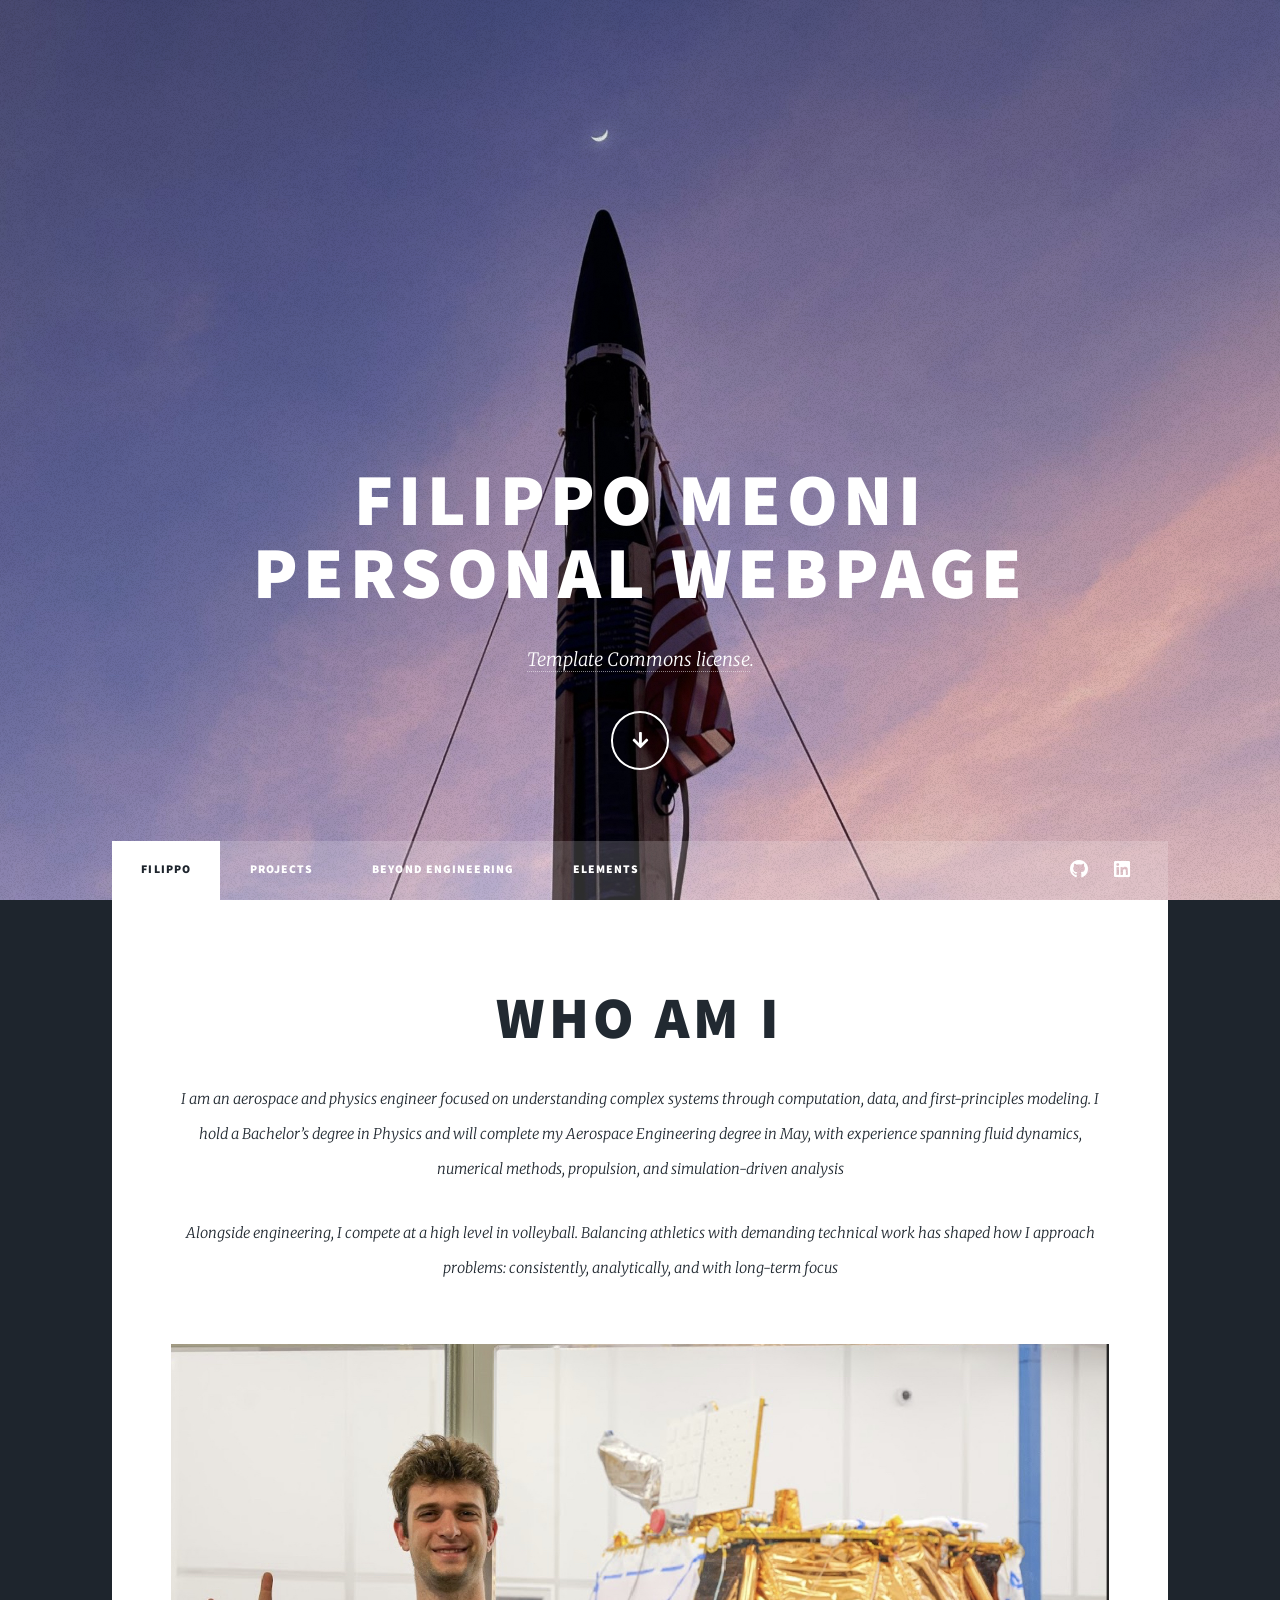
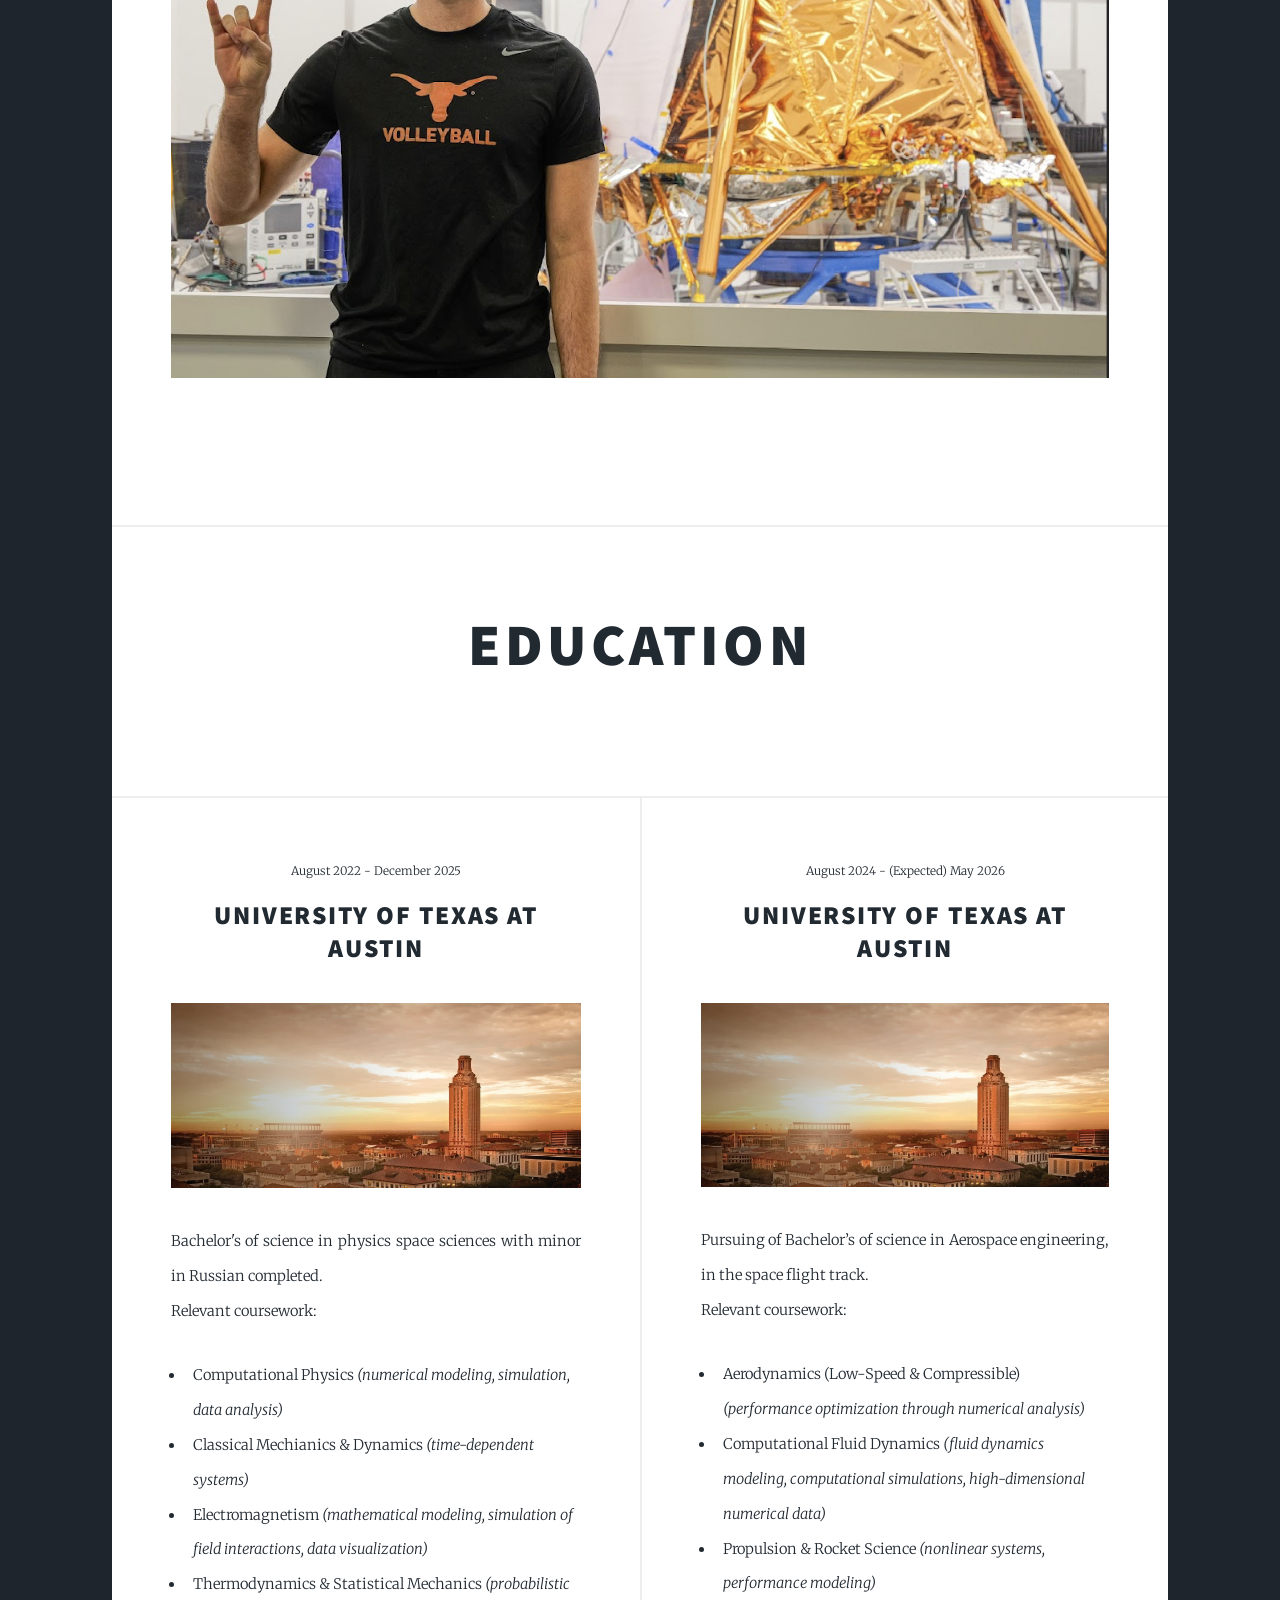
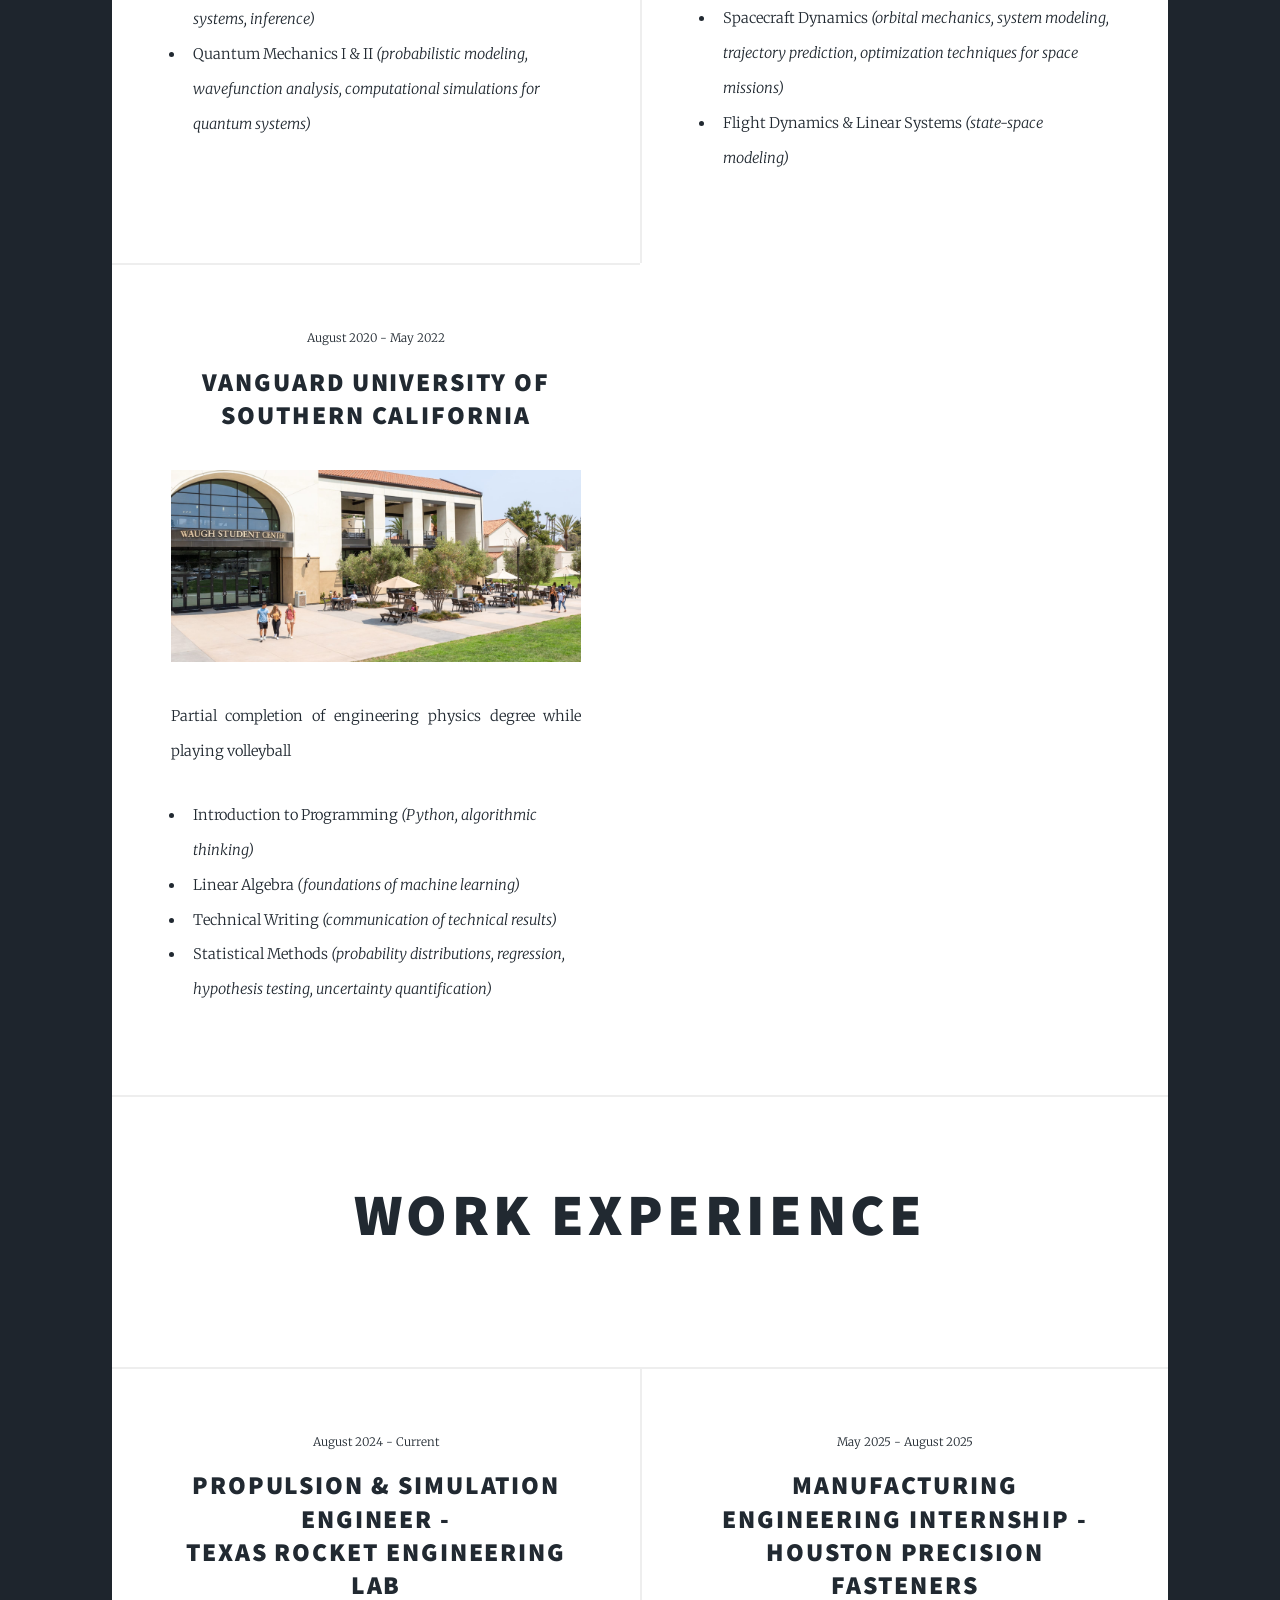
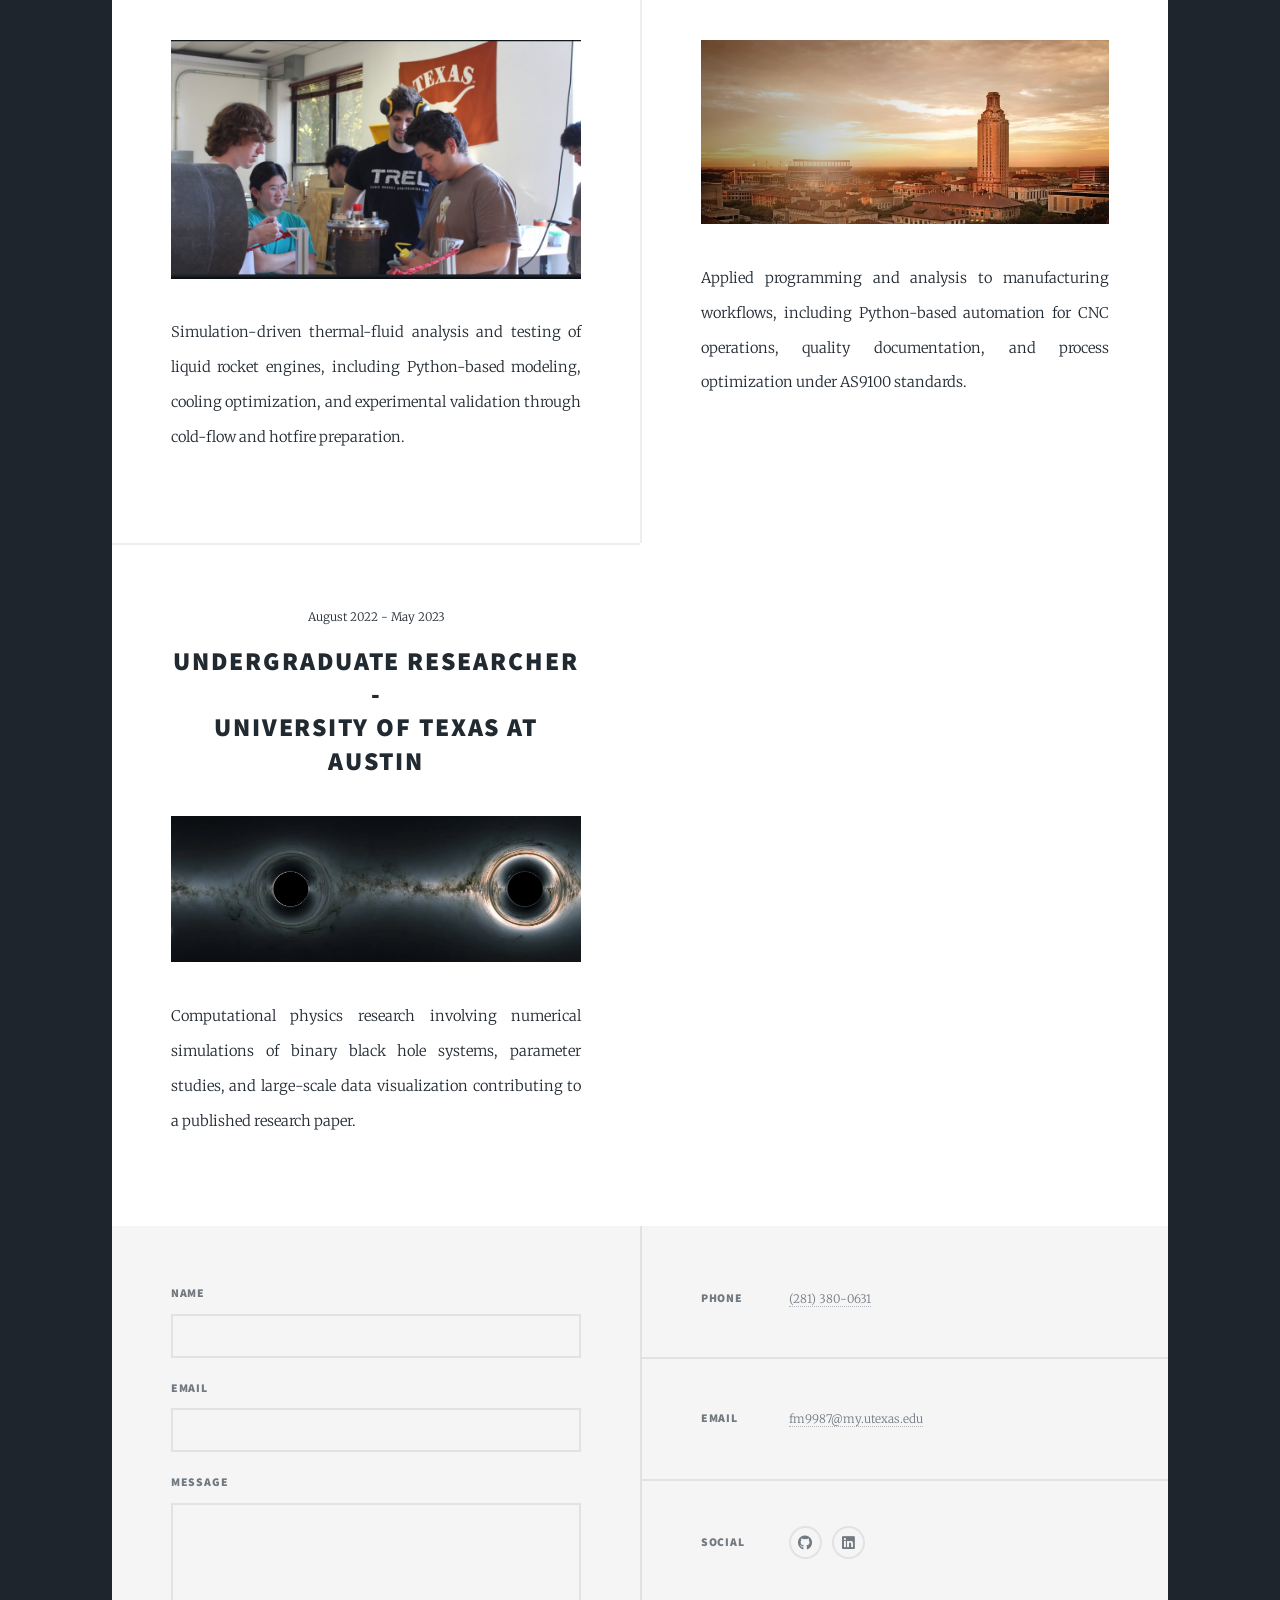
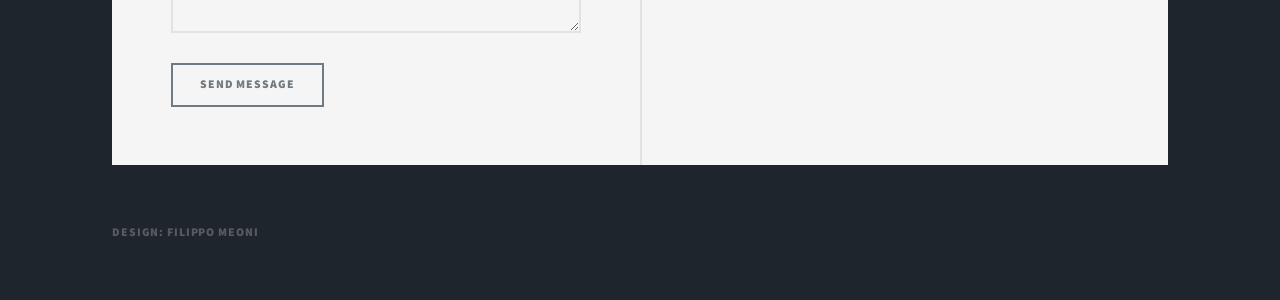
<file: index.html>
<!DOCTYPE HTML>
<html>
	<head>
		<title>Filippo Meoni</title>
		<meta charset="utf-8" />
		<meta name="viewport" content="width=device-width, initial-scale=1, user-scalable=no" />
		<link rel="stylesheet" href="assets/css/main.css" />
		<noscript><link rel="stylesheet" href="assets/css/noscript.css" /></noscript>
	</head>
	<body class="is-preload">

		<!-- Wrapper -->
			<div id="wrapper" class="fade-in">

				<!-- Intro -->
					<div id="intro">
						<h1>Filippo Meoni<br />
						Personal Webpage</h1>
						<p><a href="https://html5up.net/license">Template Commons license</a>.</p>
						<ul class="actions">
							<li><a href="#header" class="button icon solid solo fa-arrow-down scrolly">Continue</a></li>
						</ul>
					</div>

				<!-- Header -->
					<header id="header">
						<a href="try.html" class="logo">Filippo</a>
					</header>

				<!-- Nav -->
					<nav id="nav">
						<ul class="links">
							<li class="active"><a href="index.html">Filippo</a></li>
							<!-- <li><a href="generic.html">Sample Page</a></li> -->
							<li><a href="projects.html">Projects</a></li>
							<li><a href="beyond.html">Beyond Engineering</a></li>
							<li><a href="elements.html">Elements</a></li>
						</ul>
						<ul class="icons">
							<li><a href="https://github.com/fm9987" class="icon brands fa-github"><span class="label">GitHub</span></a></li>
							<li><a href="https://www.linkedin.com/in/filippo-meoni-54b046255/" class="icon brands fa-linkedin"><span class="label">GitHub</span></a></li>
						</ul>
					</nav>

				<!-- Main -->
					<div id="main">

						<!-- Featured Post -->
						<!-- This shows the main article to be displayed in this page (Make it my description) -->
							<article class="post featured">
								<header class="major">
									<!-- <span class="date">April 25, 2017</span> -->
									<h2><a>Who am I</a></h2>
									<p>I am an aerospace and physics engineer focused on understanding complex systems through computation, data, and first-principles modeling. I hold a Bachelor’s degree in Physics and will complete my Aerospace Engineering degree in May, with experience spanning fluid dynamics, numerical methods, propulsion, and simulation-driven analysis</p>
                                    <p>Alongside engineering, I compete at a high level in volleyball. Balancing athletics with demanding technical work has shaped how I approach problems: consistently, analytically, and with long-term focus</p>
								</header>
								<a class="image main"><img src="images/title.png" alt="" /></a>
								<ul class="actions special">
									<!-- <li><a href="#" class="button large">Full Story</a></li> -->
								</ul>
							</article>

							<article class="post featured">
								<header class="major">
									<h2><a>Education</a></h2>
							</article>

							<!-- Education information  -->
							<section class="posts">
								<article>
									<header>
										<span class="date">August 2022 - December 2025</span>
										<h2><a href="#">University of Texas at Austin</a><br /></h2>
									</header>
									<a href="#" class="image fit"><img src="images/UT.jpg" alt="" /></a>
									<p>Bachelor's of science in physics space sciences with minor in Russian completed. <br>
                                    Relevant coursework: 
									<ul>
										<li>Computational Physics <i>(numerical modeling, simulation, data analysis)</i></li>
										<li>Classical Mechianics & Dynamics <i>(time-dependent systems)</i></li>
										<li>Electromagnetism <i>(mathematical modeling, simulation of field interactions, data visualization)</i></li>
										<li>Thermodynamics & Statistical Mechanics <i>(probabilistic systems, inference)</i></li>
										<li>Quantum Mechanics I & II <i>(probabilistic modeling, wavefunction analysis, computational simulations for quantum systems)</i></li>
									</ul></p>
									<ul class="actions special">
										<!-- <li><a href="#" class="button">Full Story</a></li> -->
									</ul>
								</article>
                                <article>
									<header>
										<span class="date">August 2024 - (Expected) May 2026</span>
										<h2><a href="#">University of Texas at Austin</a><br /></h2>
									</header>
									<a href="#" class="image fit"><img src="images/UT.jpg" alt="" /></a>
									<p>Pursuing of Bachelor’s of science in Aerospace engineering, in the space flight track.<br>
									Relevant coursework:
									<ul>
										<li>Aerodynamics (Low-Speed & Compressible) <i>(performance optimization through numerical analysis)</i></li>
										<li>Computational Fluid Dynamics <i>(fluid dynamics modeling, computational simulations, high-dimensional numerical data)</i></li>
										<li>Propulsion & Rocket Science <i>(nonlinear systems, performance modeling)</i></li>
										<li>Spacecraft Dynamics <i>(orbital mechanics, system modeling, trajectory prediction, optimization techniques for space missions)</i></li>
										<li>Flight Dynamics & Linear Systems <i>(state-space modeling)</i></li>
									</ul></p>
									<ul class="actions special">
										<!-- <li><a href="#" class="button">Full Story</a></li> -->
									</ul>
								</article>
								<article>
									<header>
										<span class="date">August 2020 - May 2022</span>
										<h2><a>Vanguard University of Southern California</a><br/></h2>
									</header>
									<a href="#" class="image fit"><img src="images/vanguard.jpg" alt="" /></a>
									<p>Partial completion of engineering physics degree while playing volleyball
									<ul>
										<li>Introduction to Programming <i>(Python, algorithmic thinking)</i></li>
										<li>Linear Algebra <i>(foundations of machine learning)</i></li>
										<li>Technical Writing <i>(communication of technical results)</i></li>
										<li>Statistical Methods <i>(probability distributions, regression, hypothesis testing, uncertainty quantification)</i></li>
									</ul></p>
								</article>
							</section>

							<!-- This will showcase job and work experience -->
							<article class="post featured">
								<header class="major">
									<h2><a>Work Experience</a></h2>
							</article>
						<!-- Posts -->
							<section class="posts">
								<article>
									<header>
										<span class="date">August 2024 - Current</span>
										<h2><a href="#">Propulsion & Simulation Engineer - <br>Texas Rocket Engineering Lab</a></h2>
									</header>
									<a href="#" class="image fit"><img src="images/engine.png" alt="" /></a>
									<p>	Simulation-driven thermal-fluid analysis and testing of liquid rocket engines, 
										including Python-based modeling, cooling optimization, and experimental validation
										 through cold-flow and hotfire preparation.</p>
									<ul class="actions special">
										<!-- <li><a href="#" class="button">Full Story</a></li> -->
									</ul>
								</article>
                                <article>
									<header>
										<span class="date">May 2025 - August 2025</span>
										<h2><a href="#">Manufacturing Engineering Internship - <br>Houston Precision Fasteners</a></h2>
									</header>
									<a href="#" class="image fit"><img src="images/UT.jpg" alt="" /></a>
									<p>Applied programming and analysis to manufacturing workflows, including Python-based automation 
										for CNC operations, quality documentation, and process optimization under AS9100 standards.</p>
									<ul class="actions special">
										<!-- <li><a href="#" class="button">Full Story</a></li> -->
									</ul>
								</article>
								<article>
									<header>
										<span class="date">August 2022 - May 2023</span>
										<h2><a href="#">Undergraduate Researcher - <br>University of Texas at Austin</a></h2>
									</header>
									<a href="#" class="image fit"><img src="images/BH.png" alt="" /></a>
									<p>Computational physics research involving numerical simulations of binary black hole systems, parameter
										 studies, and large-scale data visualization contributing to a published research paper.</p>
									<ul class="actions special">
										<!-- <li><a href="#" class="button">Full Story</a></li> -->
									</ul>
								</article>
							</section>
					</div>

				<!-- Footer -->
					<footer id="footer">
						<section>
							<form method="post" action="#">
								<div class="fields">
									<div class="field">
										<label for="name">Name</label>
										<input type="text" name="name" id="name" />
									</div>
									<div class="field">
										<label for="email">Email</label>
										<input type="text" name="email" id="email" />
									</div>
									<div class="field">
										<label for="message">Message</label>
										<textarea name="message" id="message" rows="3"></textarea>
									</div>
								</div>
								<ul class="actions">
									<li><input type="submit" value="Send Message" /></li>
								</ul>
							</form>
						</section>
						<section class="split contact">
							<section>
								<h3>Phone</h3>
								<p><a href="tel:+12813800631">(281) 380-0631</a></p>
							</section>
							<section>
								<h3>Email</h3>
								<p><a href="mailto:fm9987@my.utexas.edu">fm9987@my.utexas.edu</a></p>
							</section>
							<section>
								<h3>Social</h3>
								<ul class="icons alt">
									<li><a href="https://github.com/fm9987" class="icon brands fa-github"><span class="label">GitHub</span></a></li>
									<li><a href="https://www.linkedin.com/in/filippo-meoni-54b046255/" class="icon brands fa-linkedin"><span class="label">GitHub</span></a></li>
								</ul>
							</section>
						</section>
					</footer>

				<!-- Copyright -->
					<div id="copyright">
						<ul><li>Design: Filippo Meoni</a></li></ul>
					</div>

			</div>

		<!-- Scripts -->
			<script src="assets/js/jquery.min.js"></script>
			<script src="assets/js/jquery.scrollex.min.js"></script>
			<script src="assets/js/jquery.scrolly.min.js"></script>
			<script src="assets/js/browser.min.js"></script>
			<script src="assets/js/breakpoints.min.js"></script>
			<script src="assets/js/util.js"></script>
			<script src="assets/js/main.js"></script>

	</body>
</html>
</file>
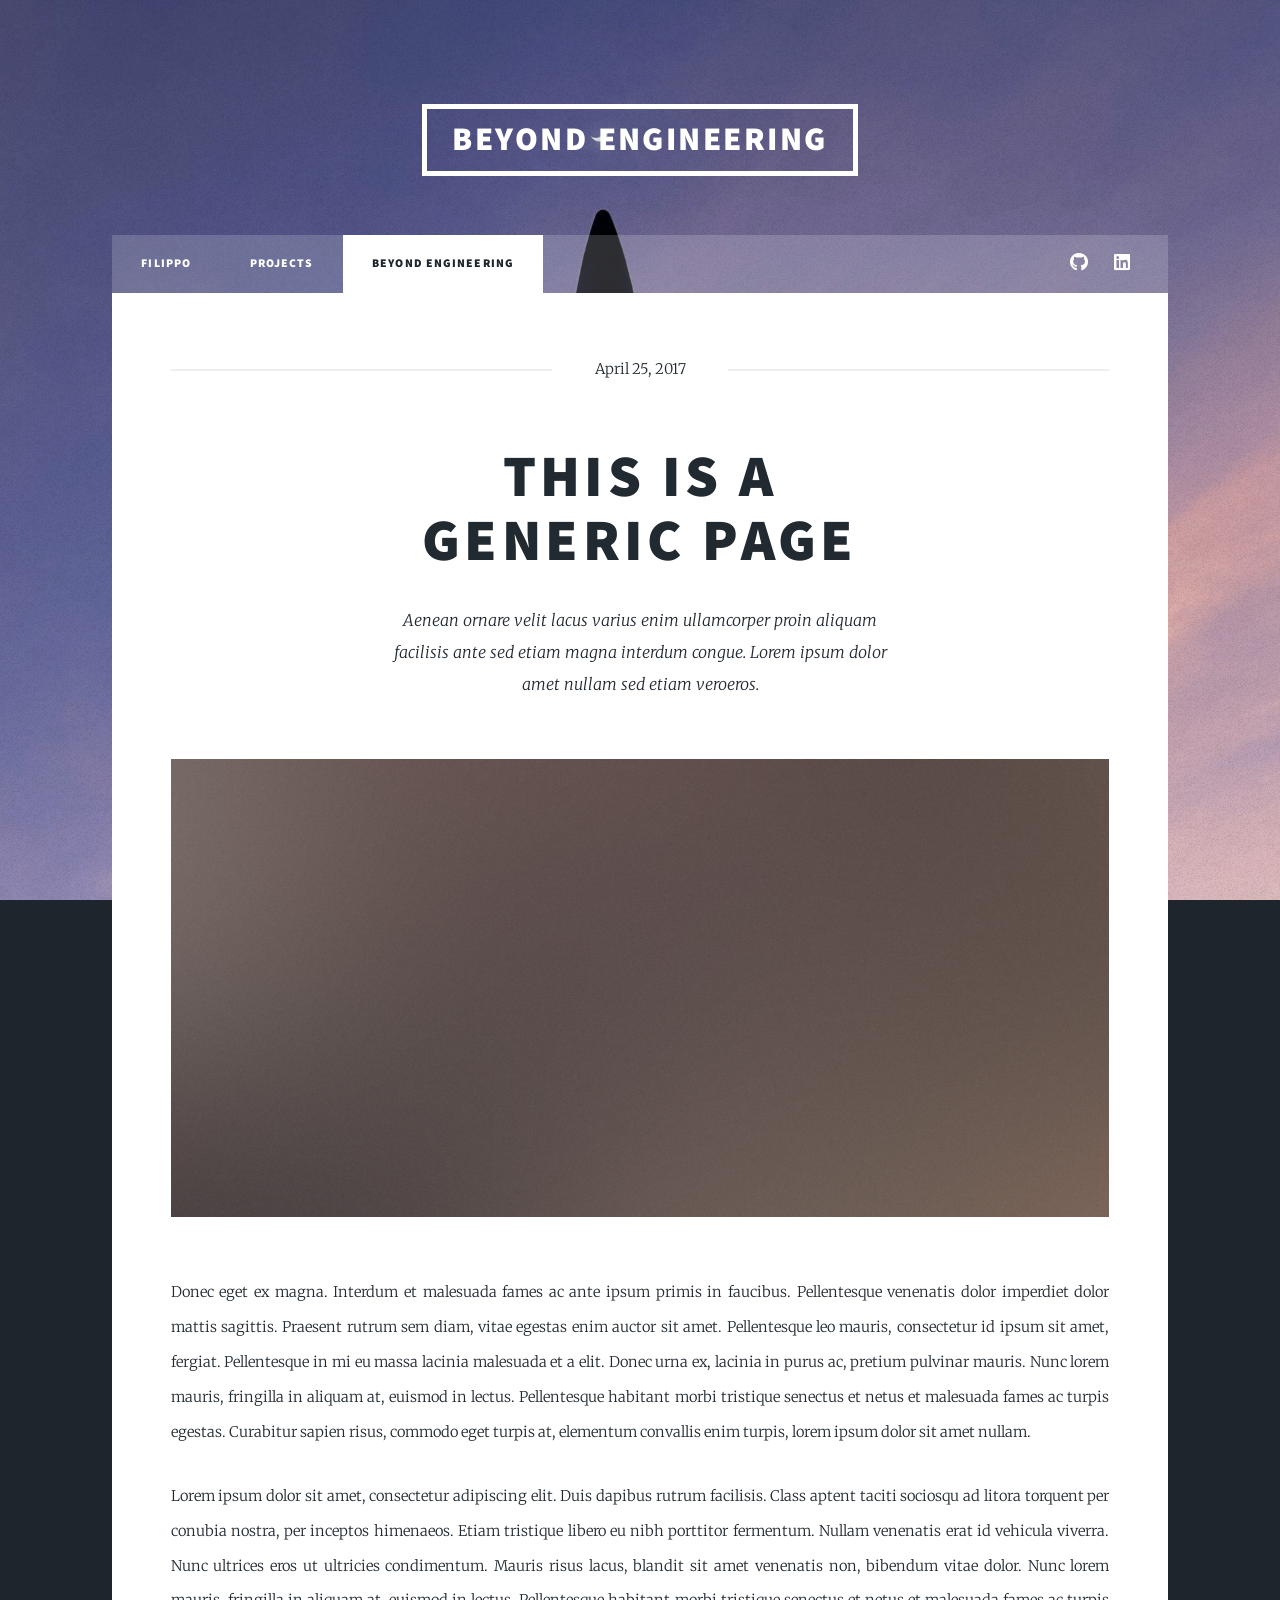
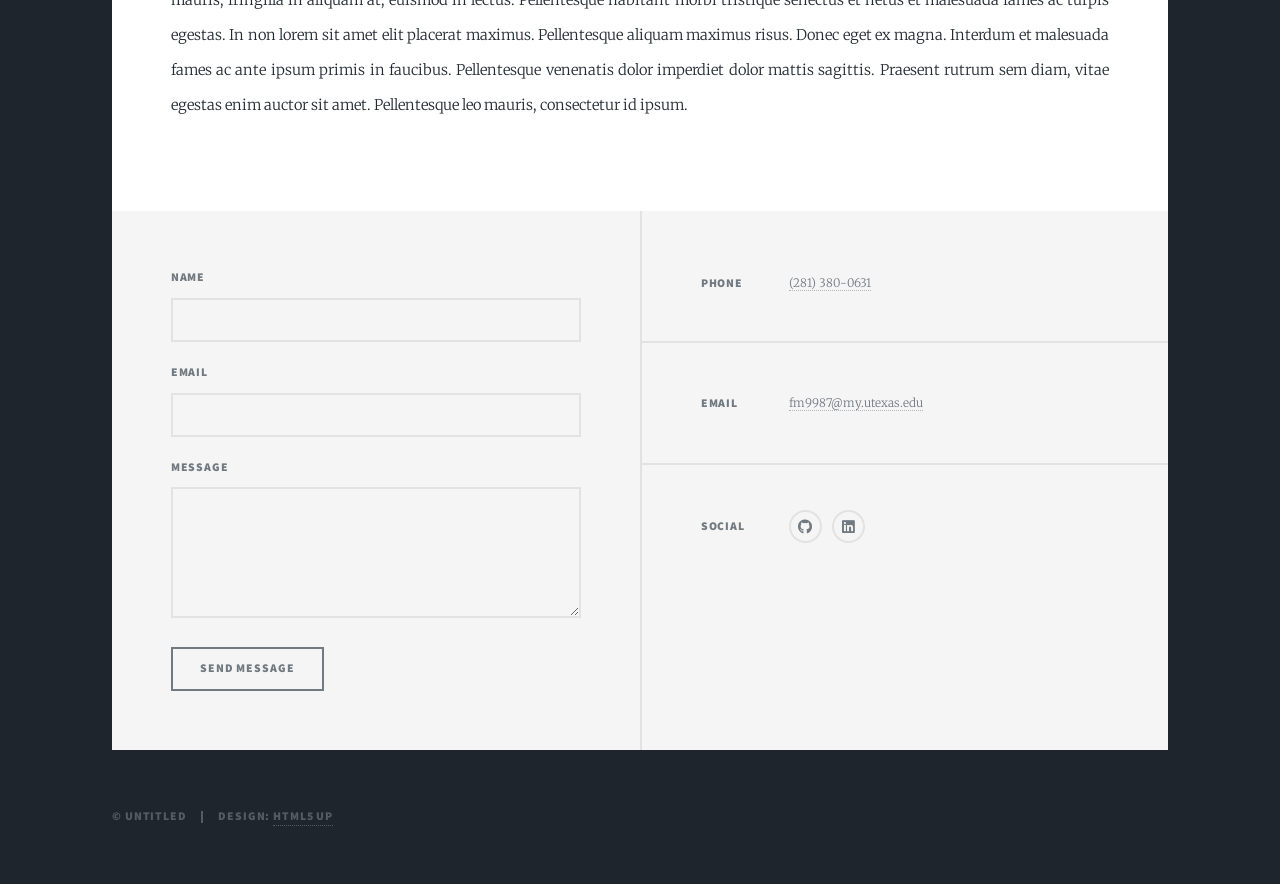
<file: beyond.html>
<!DOCTYPE HTML>
<!--
	Massively by HTML5 UP
	html5up.net | @ajlkn
	Free for personal and commercial use under the CCA 3.0 license (html5up.net/license)
-->
<html>
	<head>
		<title>Beyond Engineering</title>
		<meta charset="utf-8" />
		<meta name="viewport" content="width=device-width, initial-scale=1, user-scalable=no" />
		<link rel="stylesheet" href="assets/css/main.css" />
		<noscript><link rel="stylesheet" href="assets/css/noscript.css" /></noscript>
	</head>
	<body class="is-preload">

		<!-- Wrapper -->
			<div id="wrapper">

				<!-- Header -->
					<header id="header">
						<a href="beyond.html" class="logo">Beyond Engineering</a>
					</header>

				<!-- Nav -->
					<nav id="nav">
						<ul class="links">
							<li><a href="index.html">Filippo</a></li>
							<li><a href="projects.html">Projects</a></li>
							<li class="active"><a href="beyond.html">Beyond Engineering</a></li>
						</ul>
						<ul class="icons">
							<li><a href="https://github.com/fm9987" class="icon brands fa-github"><span class="label">GitHub</span></a></li>
							<li><a href="https://www.linkedin.com/in/filippo-meoni-54b046255/" class="icon brands fa-linkedin"><span class="label">GitHub</span></a></li>
						</ul>
					</nav>

				<!-- Main -->
					<div id="main">

						<!-- Post -->
							<section class="post">
								<header class="major">
									<span class="date">April 25, 2017</span>
									<h1>This is a<br />
									Generic Page</h1>
									<p>Aenean ornare velit lacus varius enim ullamcorper proin aliquam<br />
									facilisis ante sed etiam magna interdum congue. Lorem ipsum dolor<br />
									amet nullam sed etiam veroeros.</p>
								</header>
								<div class="image main"><img src="images/pic01.jpg" alt="" /></div>
								<p>Donec eget ex magna. Interdum et malesuada fames ac ante ipsum primis in faucibus. Pellentesque venenatis dolor imperdiet dolor mattis sagittis. Praesent rutrum sem diam, vitae egestas enim auctor sit amet. Pellentesque leo mauris, consectetur id ipsum sit amet, fergiat. Pellentesque in mi eu massa lacinia malesuada et a elit. Donec urna ex, lacinia in purus ac, pretium pulvinar mauris. Nunc lorem mauris, fringilla in aliquam at, euismod in lectus. Pellentesque habitant morbi tristique senectus et netus et malesuada fames ac turpis egestas. Curabitur sapien risus, commodo eget turpis at, elementum convallis enim turpis, lorem ipsum dolor sit amet nullam.</p>
								<p>Lorem ipsum dolor sit amet, consectetur adipiscing elit. Duis dapibus rutrum facilisis. Class aptent taciti sociosqu ad litora torquent per conubia nostra, per inceptos himenaeos. Etiam tristique libero eu nibh porttitor fermentum. Nullam venenatis erat id vehicula viverra. Nunc ultrices eros ut ultricies condimentum. Mauris risus lacus, blandit sit amet venenatis non, bibendum vitae dolor. Nunc lorem mauris, fringilla in aliquam at, euismod in lectus. Pellentesque habitant morbi tristique senectus et netus et malesuada fames ac turpis egestas. In non lorem sit amet elit placerat maximus. Pellentesque aliquam maximus risus. Donec eget ex magna. Interdum et malesuada fames ac ante ipsum primis in faucibus. Pellentesque venenatis dolor imperdiet dolor mattis sagittis. Praesent rutrum sem diam, vitae egestas enim auctor sit amet. Pellentesque leo mauris, consectetur id ipsum.</p>
							</section>

					</div>

				<!-- Footer -->
					<footer id="footer">
						<section>
							<form method="post" action="#">
								<div class="fields">
									<div class="field">
										<label for="name">Name</label>
										<input type="text" name="name" id="name" />
									</div>
									<div class="field">
										<label for="email">Email</label>
										<input type="text" name="email" id="email" />
									</div>
									<div class="field">
										<label for="message">Message</label>
										<textarea name="message" id="message" rows="3"></textarea>
									</div>
								</div>
								<ul class="actions">
									<li><input type="submit" value="Send Message" /></li>
								</ul>
							</form>
						</section>
						<section class="split contact">
							<section>
								<h3>Phone</h3>
								<p><a href="tel:+12813800631">(281) 380-0631</a></p>
							</section>
							<section>
								<h3>Email</h3>
								<p><a href="mailto:fm9987@my.utexas.edu">fm9987@my.utexas.edu</a></p>
							</section>
							<section>
								<h3>Social</h3>
								<ul class="icons alt">
									<li><a href="https://github.com/fm9987" class="icon brands fa-github"><span class="label">GitHub</span></a></li>
									<li><a href="https://www.linkedin.com/in/filippo-meoni-54b046255/" class="icon brands fa-linkedin"><span class="label">GitHub</span></a></li>
								</ul>
							</section>
						</section>
					</footer>

				<!-- Copyright -->
					<div id="copyright">
						<ul><li>&copy; Untitled</li><li>Design: <a href="https://html5up.net">HTML5 UP</a></li></ul>
					</div>

			</div>

		<!-- Scripts -->
			<script src="assets/js/jquery.min.js"></script>
			<script src="assets/js/jquery.scrollex.min.js"></script>
			<script src="assets/js/jquery.scrolly.min.js"></script>
			<script src="assets/js/browser.min.js"></script>
			<script src="assets/js/breakpoints.min.js"></script>
			<script src="assets/js/util.js"></script>
			<script src="assets/js/main.js"></script>

	</body>
</html>
</file>
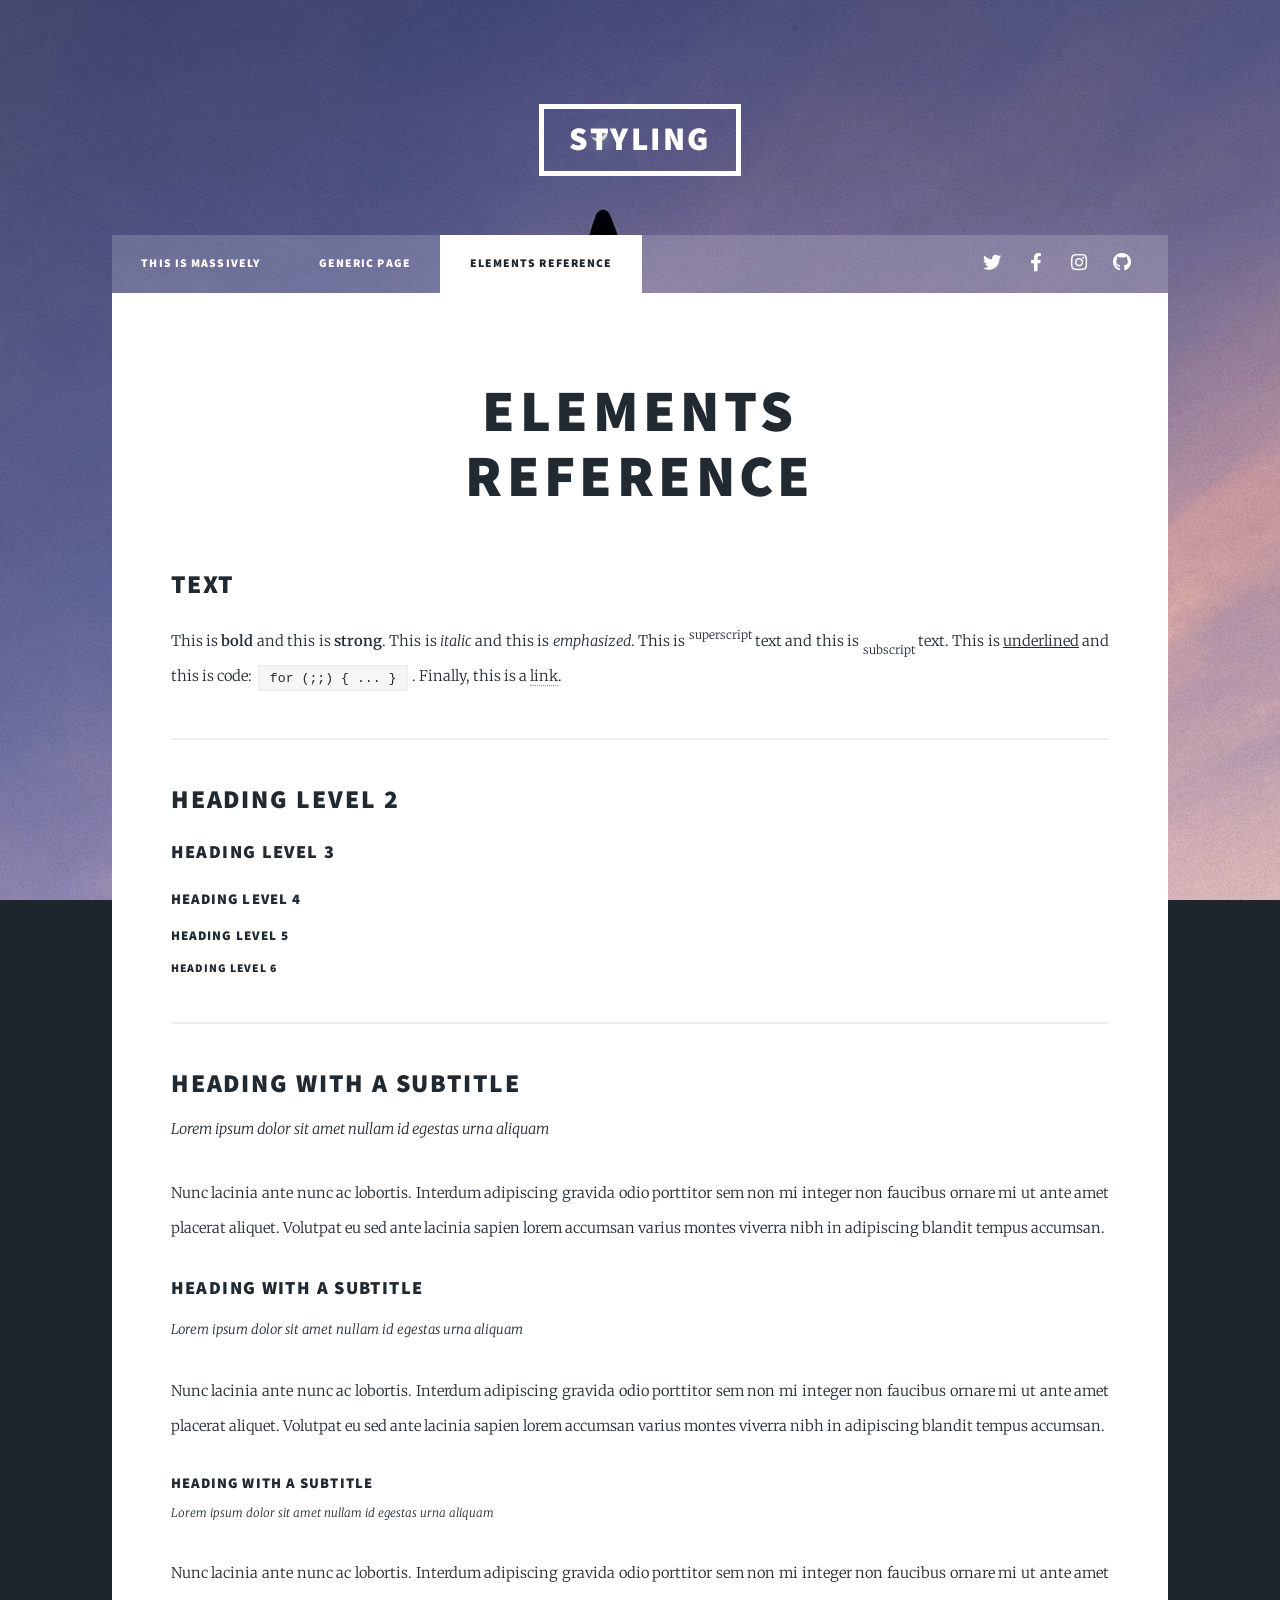
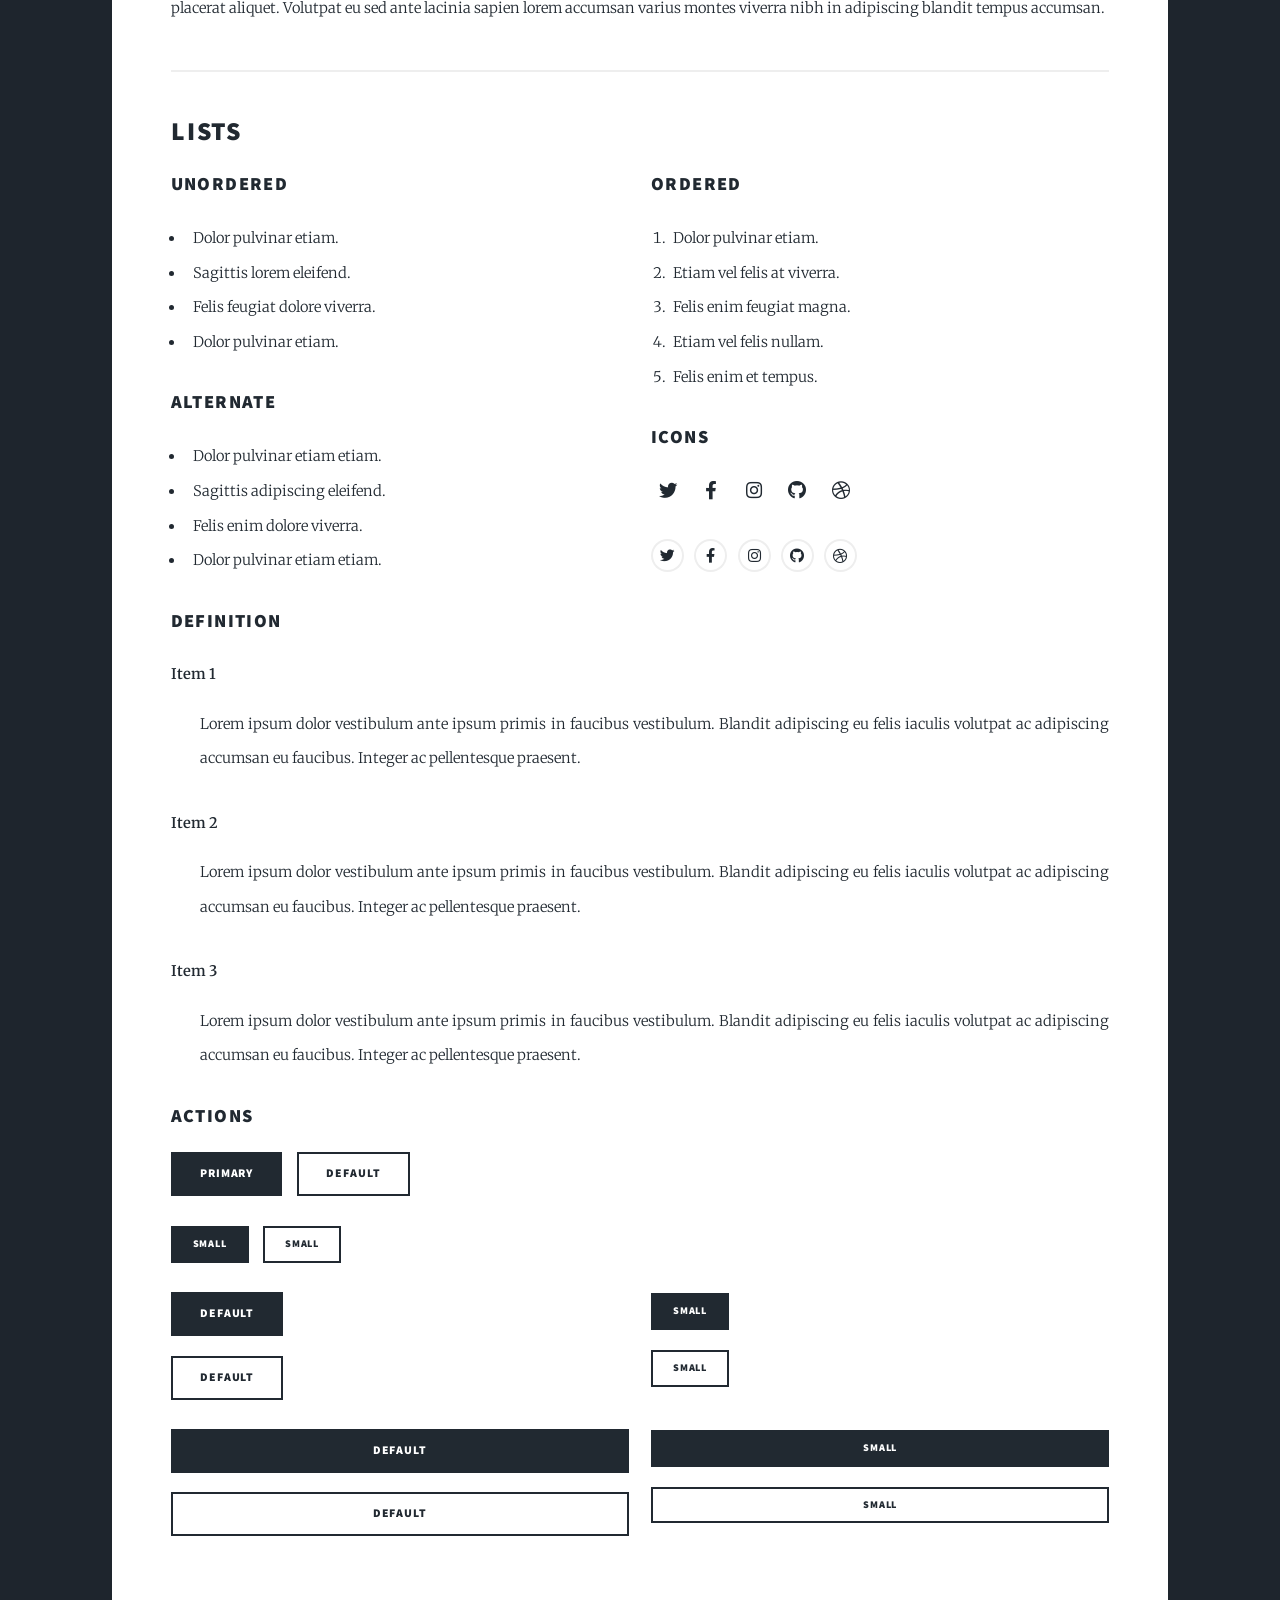
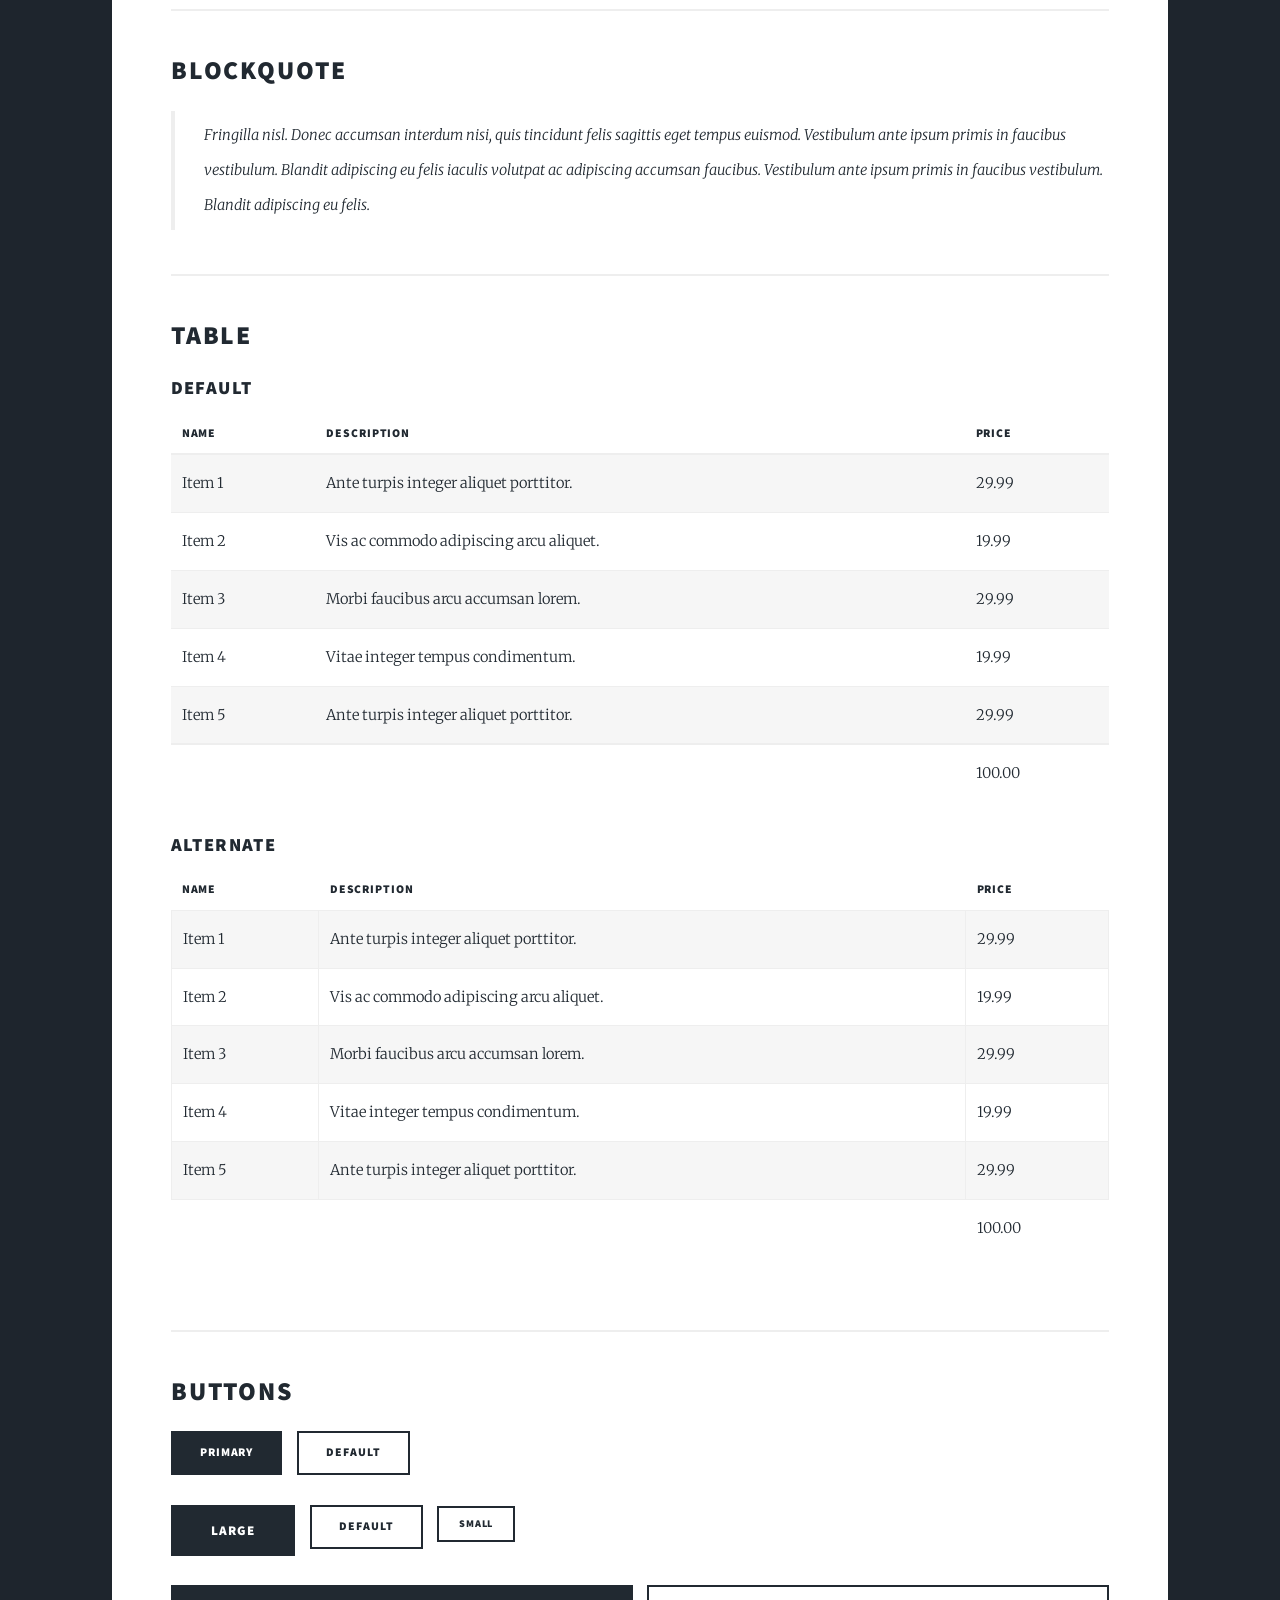
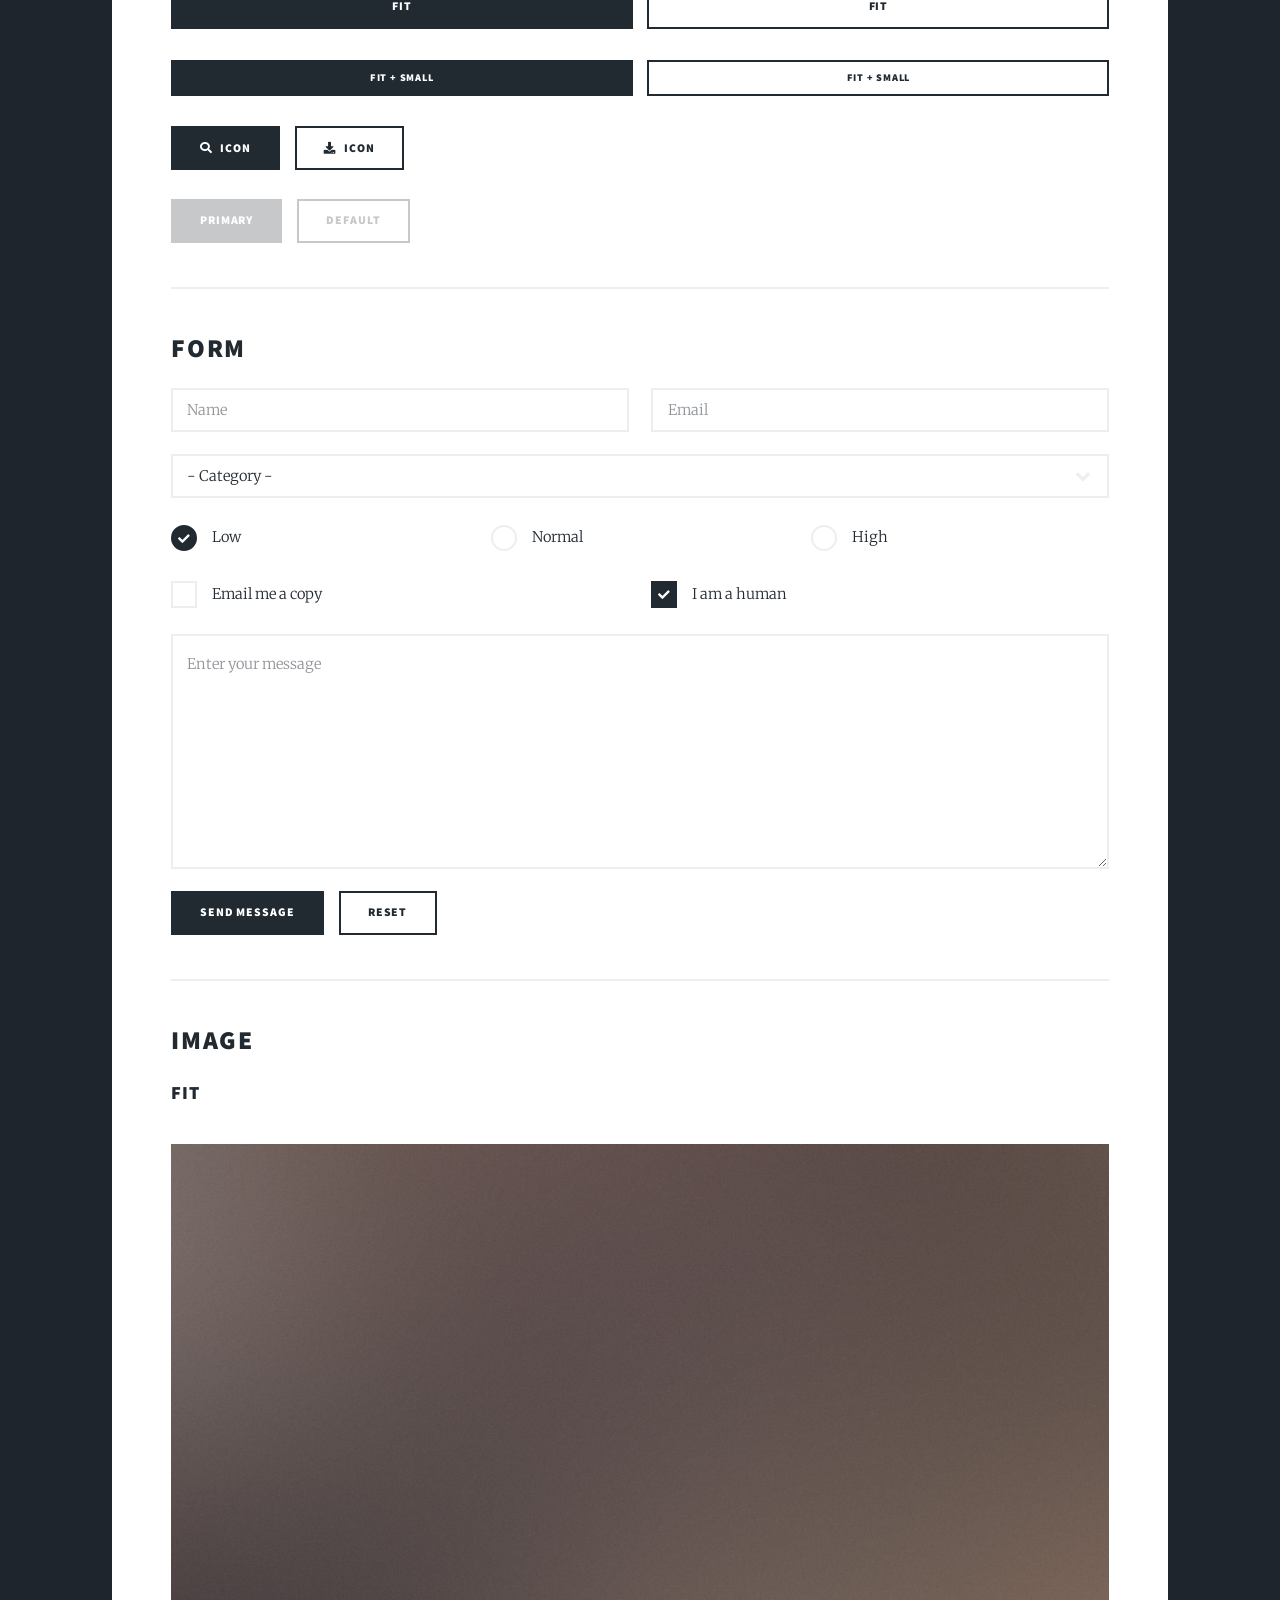
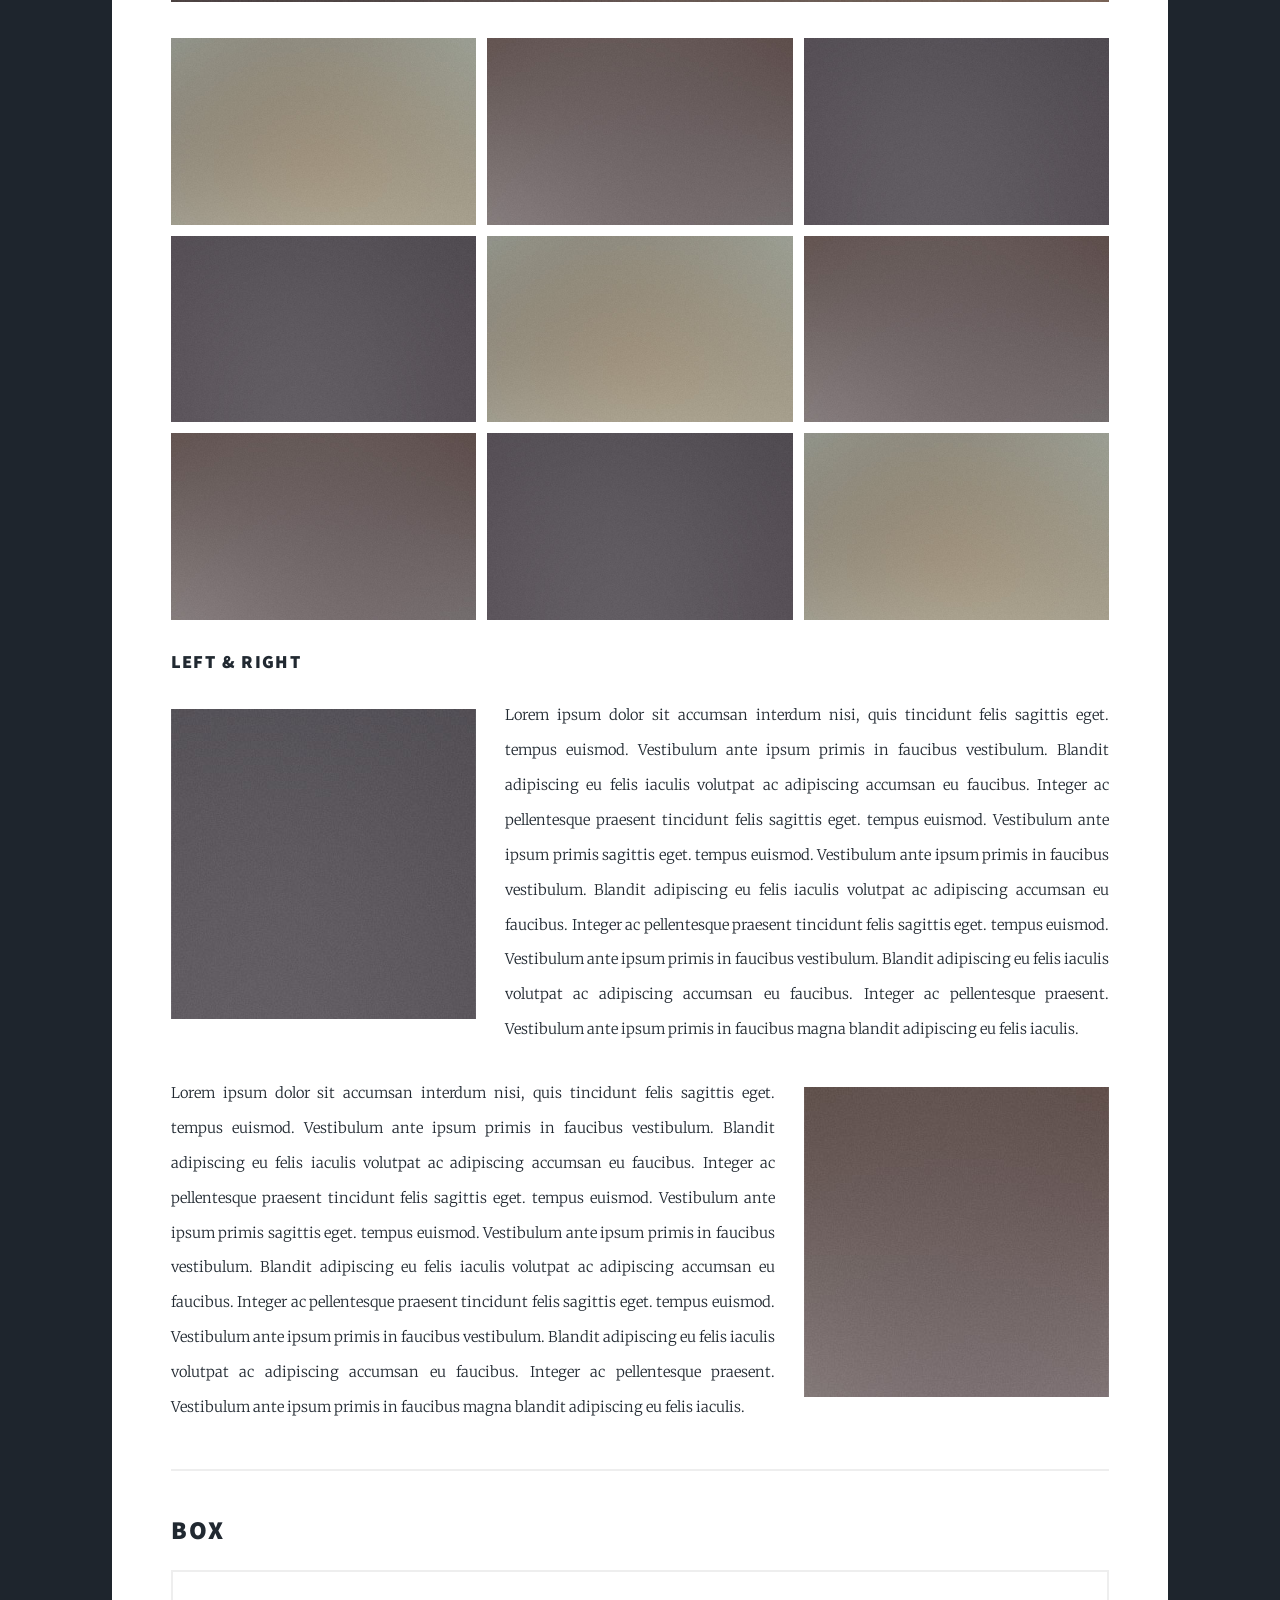
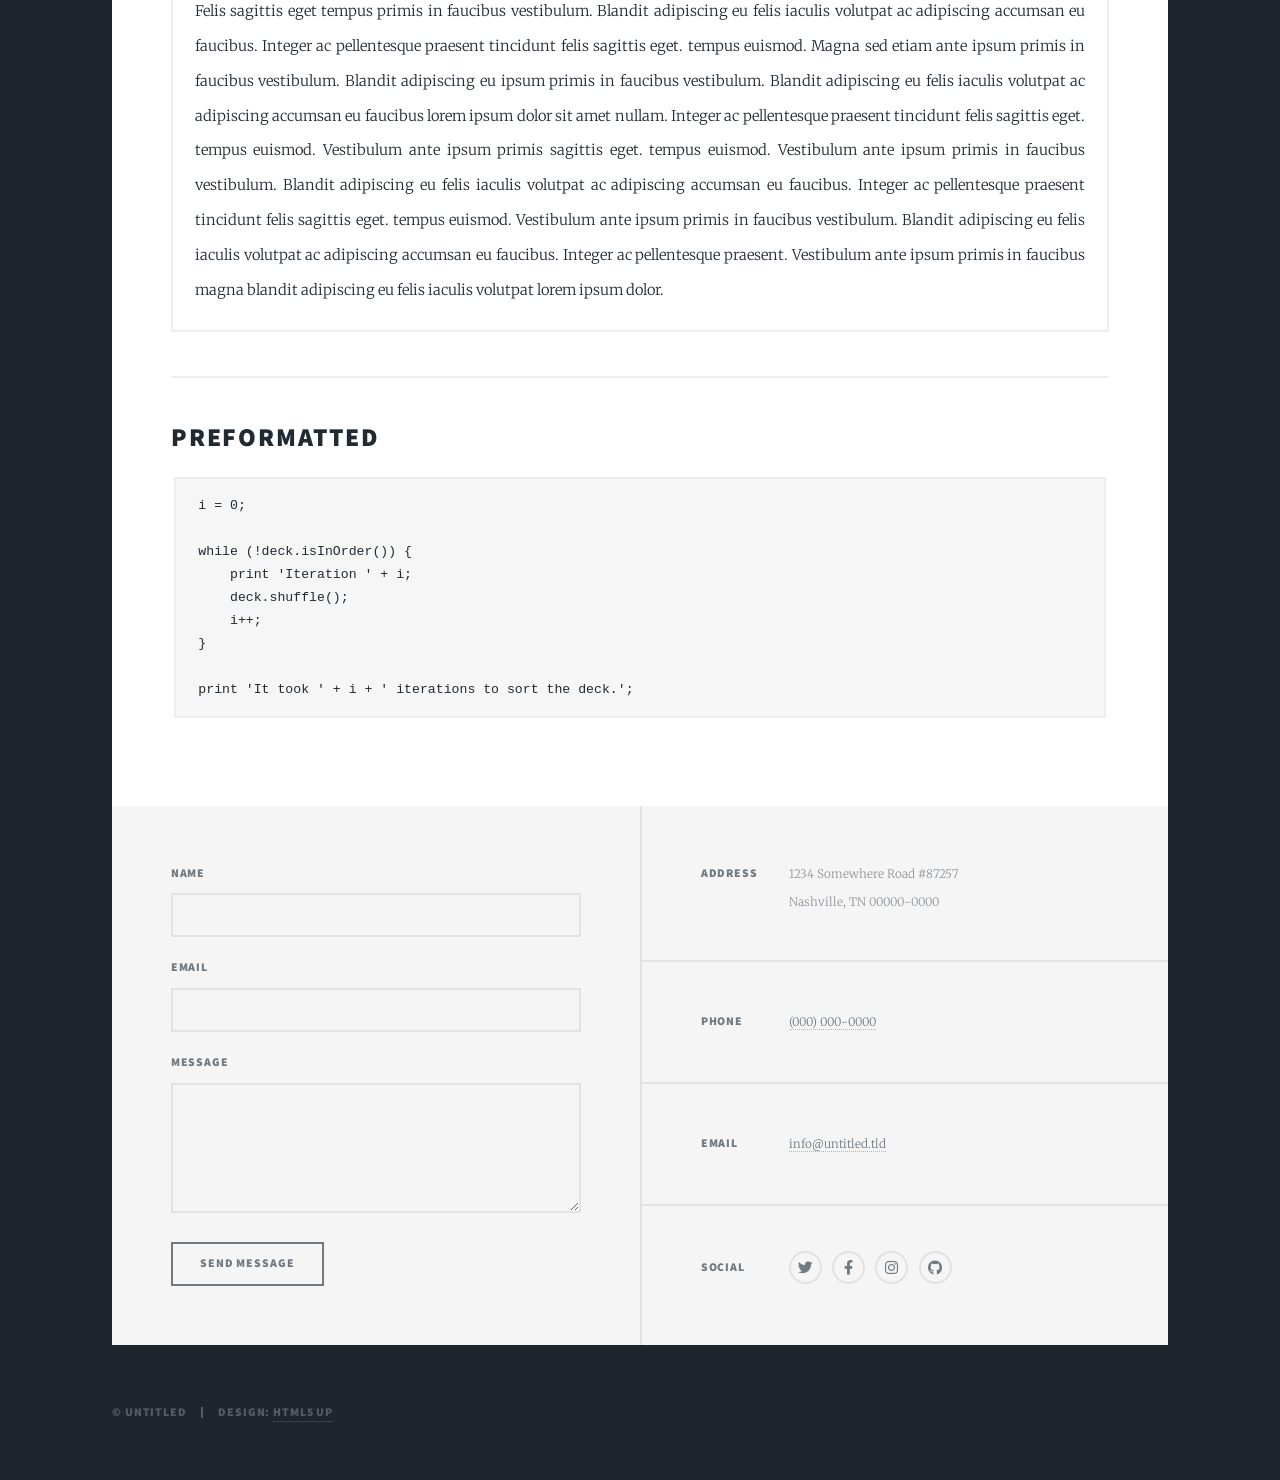
<file: elements.html>
<!DOCTYPE HTML>
<!--
	Massively by HTML5 UP
	html5up.net | @ajlkn
	Free for personal and commercial use under the CCA 3.0 license (html5up.net/license)
-->
<html>
	<head>
		<title>Elements Reference - Massively by HTML5 UP</title>
		<meta charset="utf-8" />
		<meta name="viewport" content="width=device-width, initial-scale=1, user-scalable=no" />
		<link rel="stylesheet" href="assets/css/main.css" />
		<noscript><link rel="stylesheet" href="assets/css/noscript.css" /></noscript>
	</head>
	<body class="is-preload">

		<!-- Wrapper -->
			<div id="wrapper">

				<!-- Header -->
					<header id="header">
						<a href="index.html" class="logo">Styling</a>
					</header>

				<!-- Nav -->
					<nav id="nav">
						<ul class="links">
							<li><a href="index.html">This is Massively</a></li>
							<li><a href="generic.html">Generic Page</a></li>
							<li class="active"><a href="elements.html">Elements Reference</a></li>
						</ul>
						<ul class="icons">
							<li><a href="#" class="icon brands fa-twitter"><span class="label">Twitter</span></a></li>
							<li><a href="#" class="icon brands fa-facebook-f"><span class="label">Facebook</span></a></li>
							<li><a href="#" class="icon brands fa-instagram"><span class="label">Instagram</span></a></li>
							<li><a href="https://github.com/fm9987" class="icon brands fa-github"><span class="label">GitHub</span></a></li>
						</ul>
					</nav>

				<!-- Main -->
					<div id="main">

						<!-- Post -->
							<section class="post">
								<header class="major">
									<h1>Elements<br />
									Reference</h1>
								</header>

								<!-- Text stuff -->
									<h2>Text</h2>
									<p>This is <b>bold</b> and this is <strong>strong</strong>. This is <i>italic</i> and this is <em>emphasized</em>.
									This is <sup>superscript</sup> text and this is <sub>subscript</sub> text.
									This is <u>underlined</u> and this is code: <code>for (;;) { ... }</code>.
									Finally, this is a <a href="#">link</a>.</p>
									<hr />
									<h2>Heading Level 2</h2>
									<h3>Heading Level 3</h3>
									<h4>Heading Level 4</h4>
									<h5>Heading Level 5</h5>
									<h6>Heading Level 6</h6>
									<hr />
									<header>
										<h2>Heading with a Subtitle</h2>
										<p>Lorem ipsum dolor sit amet nullam id egestas urna aliquam</p>
									</header>
									<p>Nunc lacinia ante nunc ac lobortis. Interdum adipiscing gravida odio porttitor sem non mi integer non faucibus ornare mi ut ante amet placerat aliquet. Volutpat eu sed ante lacinia sapien lorem accumsan varius montes viverra nibh in adipiscing blandit tempus accumsan.</p>
									<header>
										<h3>Heading with a Subtitle</h3>
										<p>Lorem ipsum dolor sit amet nullam id egestas urna aliquam</p>
									</header>
									<p>Nunc lacinia ante nunc ac lobortis. Interdum adipiscing gravida odio porttitor sem non mi integer non faucibus ornare mi ut ante amet placerat aliquet. Volutpat eu sed ante lacinia sapien lorem accumsan varius montes viverra nibh in adipiscing blandit tempus accumsan.</p>
									<header>
										<h4>Heading with a Subtitle</h4>
										<p>Lorem ipsum dolor sit amet nullam id egestas urna aliquam</p>
									</header>
									<p>Nunc lacinia ante nunc ac lobortis. Interdum adipiscing gravida odio porttitor sem non mi integer non faucibus ornare mi ut ante amet placerat aliquet. Volutpat eu sed ante lacinia sapien lorem accumsan varius montes viverra nibh in adipiscing blandit tempus accumsan.</p>

									<hr />

								<!-- Lists -->
									<h2>Lists</h2>
									<div class="row">
										<div class="col-6 col-12-small">

											<h3>Unordered</h3>
											<ul>
												<li>Dolor pulvinar etiam.</li>
												<li>Sagittis lorem eleifend.</li>
												<li>Felis feugiat dolore viverra.</li>
												<li>Dolor pulvinar etiam.</li>
											</ul>

											<h3>Alternate</h3>
											<ul class="alt">
												<li>Dolor pulvinar etiam etiam.</li>
												<li>Sagittis adipiscing eleifend.</li>
												<li>Felis enim dolore viverra.</li>
												<li>Dolor pulvinar etiam etiam.</li>
											</ul>

										</div>
										<div class="col-6 col-12-small">

											<h3>Ordered</h3>
											<ol>
												<li>Dolor pulvinar etiam.</li>
												<li>Etiam vel felis at viverra.</li>
												<li>Felis enim feugiat magna.</li>
												<li>Etiam vel felis nullam.</li>
												<li>Felis enim et tempus.</li>
											</ol>

											<h3>Icons</h3>
											<ul class="icons">
												<li><a href="#" class="icon brands fa-twitter"><span class="label">Twitter</span></a></li>
												<li><a href="#" class="icon brands fa-facebook-f"><span class="label">Facebook</span></a></li>
												<li><a href="#" class="icon brands fa-instagram"><span class="label">Instagram</span></a></li>
												<li><a href="#" class="icon brands fa-github"><span class="label">Github</span></a></li>
												<li><a href="#" class="icon brands fa-dribbble"><span class="label">Dribbble</span></a></li>
											</ul>
											<ul class="icons alt">
												<li><a href="#" class="icon brands alt fa-twitter"><span class="label">Twitter</span></a></li>
												<li><a href="#" class="icon brands alt fa-facebook-f"><span class="label">Facebook</span></a></li>
												<li><a href="#" class="icon brands alt fa-instagram"><span class="label">Instagram</span></a></li>
												<li><a href="#" class="icon brands alt fa-github"><span class="label">Github</span></a></li>
												<li><a href="#" class="icon brands alt fa-dribbble"><span class="label">Dribbble</span></a></li>
											</ul>

										</div>
									</div>
									<h3>Definition</h3>
									<dl>
										<dt>Item 1</dt>
										<dd>
											<p>Lorem ipsum dolor vestibulum ante ipsum primis in faucibus vestibulum. Blandit adipiscing eu felis iaculis volutpat ac adipiscing accumsan eu faucibus. Integer ac pellentesque praesent.</p>
										</dd>
										<dt>Item 2</dt>
										<dd>
											<p>Lorem ipsum dolor vestibulum ante ipsum primis in faucibus vestibulum. Blandit adipiscing eu felis iaculis volutpat ac adipiscing accumsan eu faucibus. Integer ac pellentesque praesent.</p>
										</dd>
										<dt>Item 3</dt>
										<dd>
											<p>Lorem ipsum dolor vestibulum ante ipsum primis in faucibus vestibulum. Blandit adipiscing eu felis iaculis volutpat ac adipiscing accumsan eu faucibus. Integer ac pellentesque praesent.</p>
										</dd>
									</dl>

									<h3>Actions</h3>
									<ul class="actions">
										<li><a href="#" class="button primary">Primary</a></li>
										<li><a href="#" class="button">Default</a></li>
									</ul>
									<ul class="actions small">
										<li><a href="#" class="button primary small">Small</a></li>
										<li><a href="#" class="button small">Small</a></li>
									</ul>
									<div class="row">
										<div class="col-6 col-12-small">
											<ul class="actions stacked">
												<li><a href="#" class="button primary">Default</a></li>
												<li><a href="#" class="button">Default</a></li>
											</ul>
										</div>
										<div class="col-6 col-12-small">
											<ul class="actions stacked">
												<li><a href="#" class="button primary small">Small</a></li>
												<li><a href="#" class="button small">Small</a></li>
											</ul>
										</div>
									</div>
									<div class="row">
										<div class="col-6 col-12-small">
											<ul class="actions stacked">
												<li><a href="#" class="button primary fit">Default</a></li>
												<li><a href="#" class="button fit">Default</a></li>
											</ul>
										</div>
										<div class="col-6 col-12-small">
											<ul class="actions stacked">
												<li><a href="#" class="button primary small fit">Small</a></li>
												<li><a href="#" class="button small fit">Small</a></li>
											</ul>
										</div>
									</div>

									<hr />

								<!-- Blockquote -->
									<h2>Blockquote</h2>
									<blockquote>Fringilla nisl. Donec accumsan interdum nisi, quis tincidunt felis sagittis eget tempus euismod. Vestibulum ante ipsum primis in faucibus vestibulum. Blandit adipiscing eu felis iaculis volutpat ac adipiscing accumsan faucibus. Vestibulum ante ipsum primis in faucibus vestibulum. Blandit adipiscing eu felis.</blockquote>

									<hr />

								<!-- Table -->
									<h2>Table</h2>

									<h3>Default</h3>
									<div class="table-wrapper">
										<table>
											<thead>
												<tr>
													<th>Name</th>
													<th>Description</th>
													<th>Price</th>
												</tr>
											</thead>
											<tbody>
												<tr>
													<td>Item 1</td>
													<td>Ante turpis integer aliquet porttitor.</td>
													<td>29.99</td>
												</tr>
												<tr>
													<td>Item 2</td>
													<td>Vis ac commodo adipiscing arcu aliquet.</td>
													<td>19.99</td>
												</tr>
												<tr>
													<td>Item 3</td>
													<td> Morbi faucibus arcu accumsan lorem.</td>
													<td>29.99</td>
												</tr>
												<tr>
													<td>Item 4</td>
													<td>Vitae integer tempus condimentum.</td>
													<td>19.99</td>
												</tr>
												<tr>
													<td>Item 5</td>
													<td>Ante turpis integer aliquet porttitor.</td>
													<td>29.99</td>
												</tr>
											</tbody>
											<tfoot>
												<tr>
													<td colspan="2"></td>
													<td>100.00</td>
												</tr>
											</tfoot>
										</table>
									</div>

									<h3>Alternate</h3>
									<div class="table-wrapper">
										<table class="alt">
											<thead>
												<tr>
													<th>Name</th>
													<th>Description</th>
													<th>Price</th>
												</tr>
											</thead>
											<tbody>
												<tr>
													<td>Item 1</td>
													<td>Ante turpis integer aliquet porttitor.</td>
													<td>29.99</td>
												</tr>
												<tr>
													<td>Item 2</td>
													<td>Vis ac commodo adipiscing arcu aliquet.</td>
													<td>19.99</td>
												</tr>
												<tr>
													<td>Item 3</td>
													<td> Morbi faucibus arcu accumsan lorem.</td>
													<td>29.99</td>
												</tr>
												<tr>
													<td>Item 4</td>
													<td>Vitae integer tempus condimentum.</td>
													<td>19.99</td>
												</tr>
												<tr>
													<td>Item 5</td>
													<td>Ante turpis integer aliquet porttitor.</td>
													<td>29.99</td>
												</tr>
											</tbody>
											<tfoot>
												<tr>
													<td colspan="2"></td>
													<td>100.00</td>
												</tr>
											</tfoot>
										</table>
									</div>

									<hr />

								<!-- Buttons -->
									<h2>Buttons</h2>
									<ul class="actions">
										<li><a href="#" class="button primary">Primary</a></li>
										<li><a href="#" class="button">Default</a></li>
									</ul>
									<ul class="actions">
										<li><a href="#" class="button primary large">Large</a></li>
										<li><a href="#" class="button">Default</a></li>
										<li><a href="#" class="button small">Small</a></li>
									</ul>
									<ul class="actions fit">
										<li><a href="#" class="button primary fit">Fit</a></li>
										<li><a href="#" class="button fit">Fit</a></li>
									</ul>
									<ul class="actions fit small">
										<li><a href="#" class="button primary fit small">Fit + Small</a></li>
										<li><a href="#" class="button fit small">Fit + Small</a></li>
									</ul>
									<ul class="actions">
										<li><a href="#" class="button primary icon solid fa-search">Icon</a></li>
										<li><a href="#" class="button icon solid fa-download">Icon</a></li>
									</ul>
									<ul class="actions">
										<li><span class="button primary disabled">Primary</span></li>
										<li><span class="button disabled">Default</span></li>
									</ul>

									<hr />

								<!-- Form -->
									<h2>Form</h2>

									<form method="post" action="#">
										<div class="row gtr-uniform">
											<div class="col-6 col-12-xsmall">
												<input type="text" name="demo-name" id="demo-name" value="" placeholder="Name" />
											</div>
											<div class="col-6 col-12-xsmall">
												<input type="email" name="demo-email" id="demo-email" value="" placeholder="Email" />
											</div>
											<!-- Break -->
											<div class="col-12">
												<select name="demo-category" id="demo-category">
													<option value="">- Category -</option>
													<option value="1">Manufacturing</option>
													<option value="1">Shipping</option>
													<option value="1">Administration</option>
													<option value="1">Human Resources</option>
												</select>
											</div>
											<!-- Break -->
											<div class="col-4 col-12-small">
												<input type="radio" id="demo-priority-low" name="demo-priority" checked>
												<label for="demo-priority-low">Low</label>
											</div>
											<div class="col-4 col-12-small">
												<input type="radio" id="demo-priority-normal" name="demo-priority">
												<label for="demo-priority-normal">Normal</label>
											</div>
											<div class="col-4 col-12-small">
												<input type="radio" id="demo-priority-high" name="demo-priority">
												<label for="demo-priority-high">High</label>
											</div>
											<!-- Break -->
											<div class="col-6 col-12-small">
												<input type="checkbox" id="demo-copy" name="demo-copy">
												<label for="demo-copy">Email me a copy</label>
											</div>
											<div class="col-6 col-12-small">
												<input type="checkbox" id="demo-human" name="demo-human" checked>
												<label for="demo-human">I am a human</label>
											</div>
											<!-- Break -->
											<div class="col-12">
												<textarea name="demo-message" id="demo-message" placeholder="Enter your message" rows="6"></textarea>
											</div>
											<!-- Break -->
											<div class="col-12">
												<ul class="actions">
													<li><input type="submit" value="Send Message" class="primary" /></li>
													<li><input type="reset" value="Reset" /></li>
												</ul>
											</div>
										</div>
									</form>

									<hr />

								<!-- Image -->
									<h2>Image</h2>

									<h3>Fit</h3>
									<span class="image fit"><img src="images/pic01.jpg" alt="" /></span>
									<div class="box alt">
										<div class="row gtr-50 gtr-uniform">
											<div class="col-4"><span class="image fit"><img src="images/pic02.jpg" alt="" /></span></div>
											<div class="col-4"><span class="image fit"><img src="images/pic03.jpg" alt="" /></span></div>
											<div class="col-4"><span class="image fit"><img src="images/pic04.jpg" alt="" /></span></div>
											<!-- Break -->
											<div class="col-4"><span class="image fit"><img src="images/pic04.jpg" alt="" /></span></div>
											<div class="col-4"><span class="image fit"><img src="images/pic02.jpg" alt="" /></span></div>
											<div class="col-4"><span class="image fit"><img src="images/pic03.jpg" alt="" /></span></div>
											<!-- Break -->
											<div class="col-4"><span class="image fit"><img src="images/pic03.jpg" alt="" /></span></div>
											<div class="col-4"><span class="image fit"><img src="images/pic04.jpg" alt="" /></span></div>
											<div class="col-4"><span class="image fit"><img src="images/pic02.jpg" alt="" /></span></div>
										</div>
									</div>

									<h3>Left &amp; Right</h3>
									<p><span class="image left"><img src="images/pic08.jpg" alt="" /></span>Lorem ipsum dolor sit accumsan interdum nisi, quis tincidunt felis sagittis eget. tempus euismod. Vestibulum ante ipsum primis in faucibus vestibulum. Blandit adipiscing eu felis iaculis volutpat ac adipiscing accumsan eu faucibus. Integer ac pellentesque praesent tincidunt felis sagittis eget. tempus euismod. Vestibulum ante ipsum primis sagittis eget. tempus euismod. Vestibulum ante ipsum primis in faucibus vestibulum. Blandit adipiscing eu felis iaculis volutpat ac adipiscing accumsan eu faucibus. Integer ac pellentesque praesent tincidunt felis sagittis eget. tempus euismod. Vestibulum ante ipsum primis in faucibus vestibulum. Blandit adipiscing eu felis iaculis volutpat ac adipiscing accumsan eu faucibus. Integer ac pellentesque praesent. Vestibulum ante ipsum primis in faucibus magna blandit adipiscing eu felis iaculis.</p>
									<p><span class="image right"><img src="images/pic09.jpg" alt="" /></span>Lorem ipsum dolor sit accumsan interdum nisi, quis tincidunt felis sagittis eget. tempus euismod. Vestibulum ante ipsum primis in faucibus vestibulum. Blandit adipiscing eu felis iaculis volutpat ac adipiscing accumsan eu faucibus. Integer ac pellentesque praesent tincidunt felis sagittis eget. tempus euismod. Vestibulum ante ipsum primis sagittis eget. tempus euismod. Vestibulum ante ipsum primis in faucibus vestibulum. Blandit adipiscing eu felis iaculis volutpat ac adipiscing accumsan eu faucibus. Integer ac pellentesque praesent tincidunt felis sagittis eget. tempus euismod. Vestibulum ante ipsum primis in faucibus vestibulum. Blandit adipiscing eu felis iaculis volutpat ac adipiscing accumsan eu faucibus. Integer ac pellentesque praesent. Vestibulum ante ipsum primis in faucibus magna blandit adipiscing eu felis iaculis.</p>

									<hr />

								<!-- Box -->
									<h2>Box</h2>
									<div class="box">
										<p>Felis sagittis eget tempus primis in faucibus vestibulum. Blandit adipiscing eu felis iaculis volutpat ac adipiscing accumsan eu faucibus. Integer ac pellentesque praesent tincidunt felis sagittis eget. tempus euismod. Magna sed etiam ante ipsum primis in faucibus vestibulum. Blandit adipiscing eu ipsum primis in faucibus vestibulum. Blandit adipiscing eu felis iaculis volutpat ac adipiscing accumsan eu faucibus lorem ipsum dolor sit amet nullam. Integer ac pellentesque praesent tincidunt felis sagittis eget. tempus euismod. Vestibulum ante ipsum primis sagittis eget. tempus euismod. Vestibulum ante ipsum primis in faucibus vestibulum. Blandit adipiscing eu felis iaculis volutpat ac adipiscing accumsan eu faucibus. Integer ac pellentesque praesent tincidunt felis sagittis eget. tempus euismod. Vestibulum ante ipsum primis in faucibus vestibulum. Blandit adipiscing eu felis iaculis volutpat ac adipiscing accumsan eu faucibus. Integer ac pellentesque praesent. Vestibulum ante ipsum primis in faucibus magna blandit adipiscing eu felis iaculis volutpat lorem ipsum dolor.</p>
									</div>

									<hr />

								<!-- Preformatted Code -->
									<h2>Preformatted</h2>
									<pre><code>i = 0;

while (!deck.isInOrder()) {
    print 'Iteration ' + i;
    deck.shuffle();
    i++;
}

print 'It took ' + i + ' iterations to sort the deck.';
</code></pre>

							</section>

					</div>

				<!-- Footer -->
					<footer id="footer">
						<section>
							<form method="post" action="#">
								<div class="fields">
									<div class="field">
										<label for="name">Name</label>
										<input type="text" name="name" id="name" />
									</div>
									<div class="field">
										<label for="email">Email</label>
										<input type="text" name="email" id="email" />
									</div>
									<div class="field">
										<label for="message">Message</label>
										<textarea name="message" id="message" rows="3"></textarea>
									</div>
								</div>
								<ul class="actions">
									<li><input type="submit" value="Send Message" /></li>
								</ul>
							</form>
						</section>
						<section class="split contact">
							<section class="alt">
								<h3>Address</h3>
								<p>1234 Somewhere Road #87257<br />
								Nashville, TN 00000-0000</p>
							</section>
							<section>
								<h3>Phone</h3>
								<p><a href="#">(000) 000-0000</a></p>
							</section>
							<section>
								<h3>Email</h3>
								<p><a href="#">info@untitled.tld</a></p>
							</section>
							<section>
								<h3>Social</h3>
								<ul class="icons alt">
									<li><a href="#" class="icon brands alt fa-twitter"><span class="label">Twitter</span></a></li>
									<li><a href="#" class="icon brands alt fa-facebook-f"><span class="label">Facebook</span></a></li>
									<li><a href="#" class="icon brands alt fa-instagram"><span class="label">Instagram</span></a></li>
									<li><a href="#" class="icon brands alt fa-github"><span class="label">GitHub</span></a></li>
								</ul>
							</section>
						</section>
					</footer>

				<!-- Copyright -->
					<div id="copyright">
						<ul><li>&copy; Untitled</li><li>Design: <a href="https://html5up.net">HTML5 UP</a></li></ul>
					</div>

			</div>

		<!-- Scripts -->
			<script src="assets/js/jquery.min.js"></script>
			<script src="assets/js/jquery.scrollex.min.js"></script>
			<script src="assets/js/jquery.scrolly.min.js"></script>
			<script src="assets/js/browser.min.js"></script>
			<script src="assets/js/breakpoints.min.js"></script>
			<script src="assets/js/util.js"></script>
			<script src="assets/js/main.js"></script>

	</body>
</html>
</file>
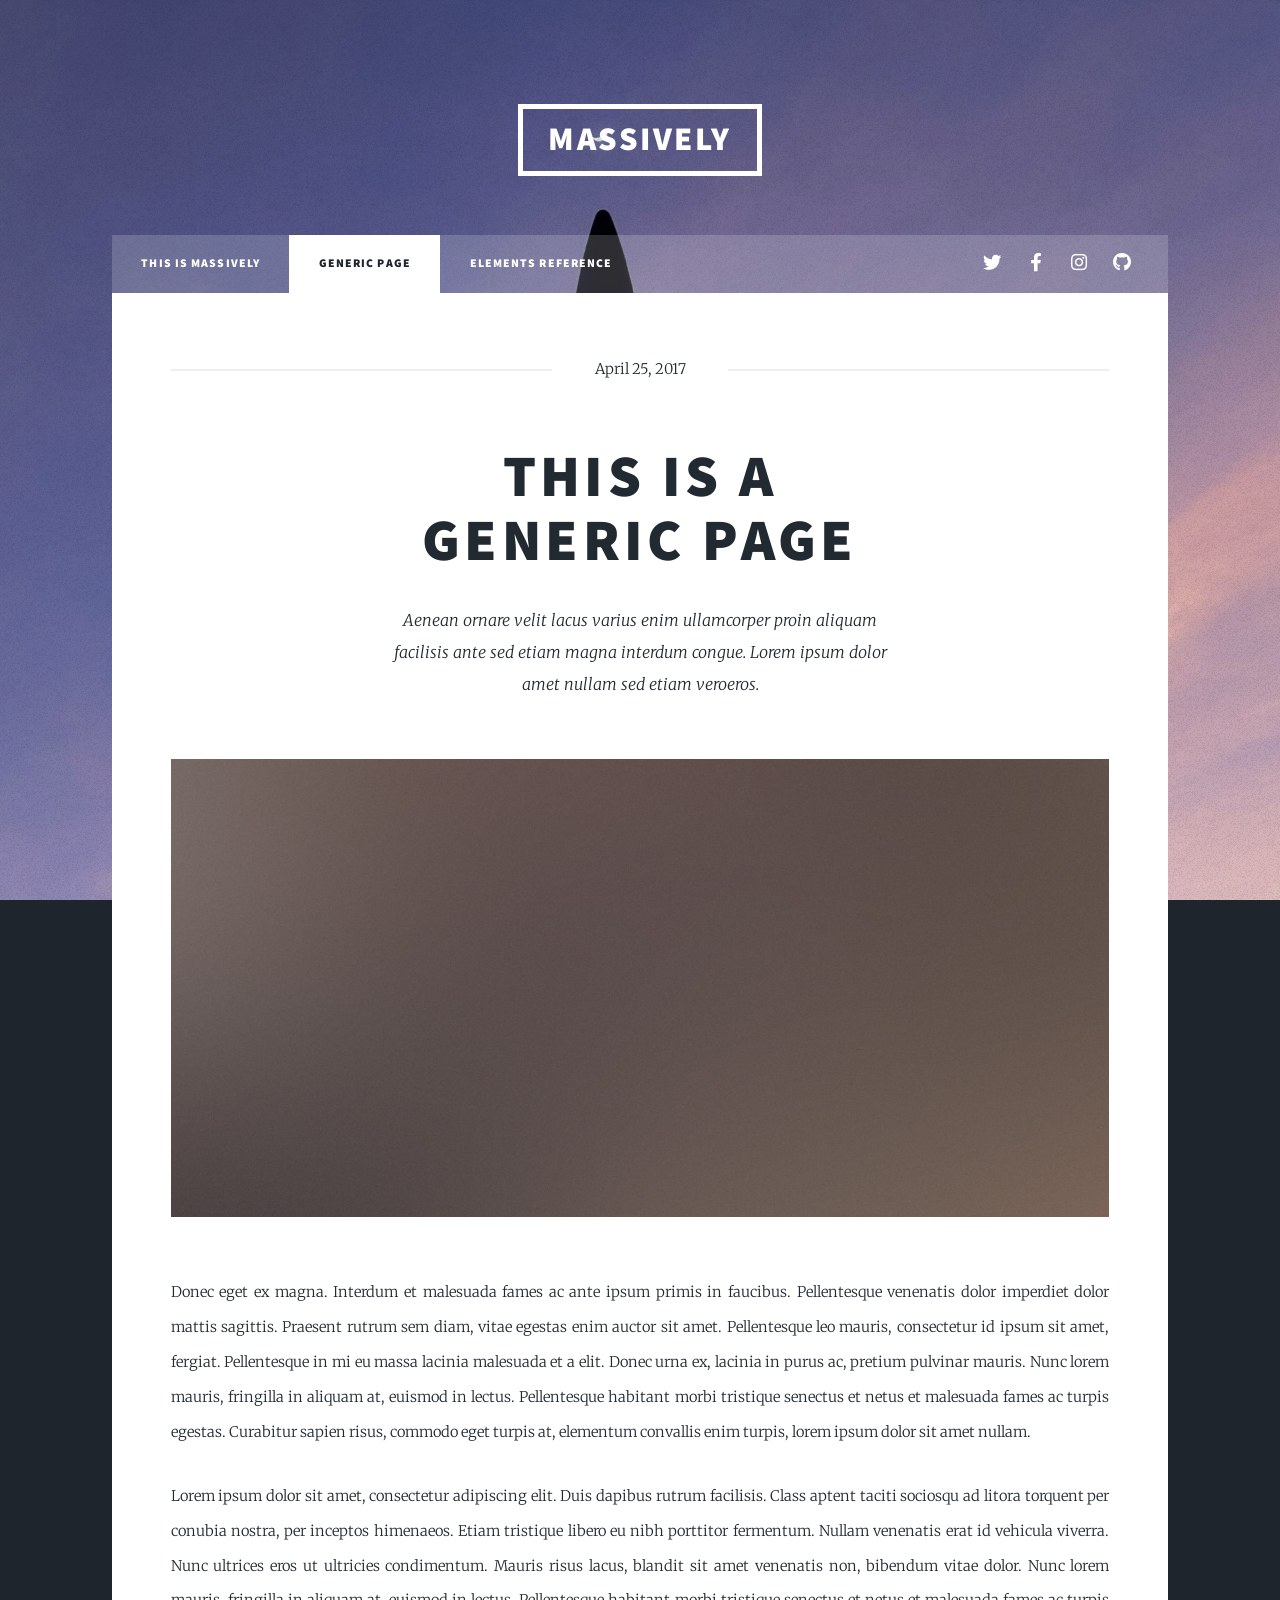
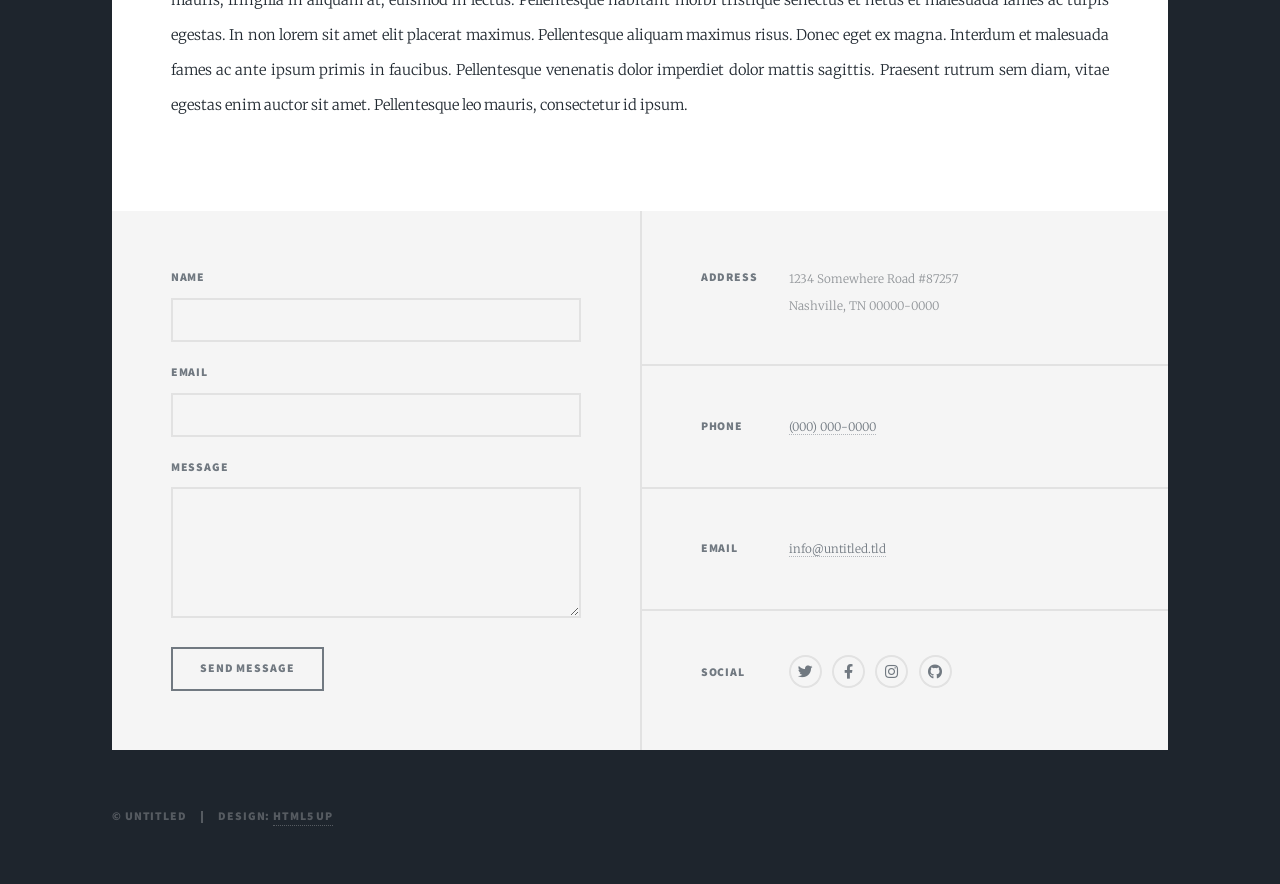
<file: generic.html>
<!DOCTYPE HTML>
<!--
	Massively by HTML5 UP
	html5up.net | @ajlkn
	Free for personal and commercial use under the CCA 3.0 license (html5up.net/license)
-->
<html>
	<head>
		<title>Generic Page - Massively by HTML5 UP</title>
		<meta charset="utf-8" />
		<meta name="viewport" content="width=device-width, initial-scale=1, user-scalable=no" />
		<link rel="stylesheet" href="assets/css/main.css" />
		<noscript><link rel="stylesheet" href="assets/css/noscript.css" /></noscript>
	</head>
	<body class="is-preload">

		<!-- Wrapper -->
			<div id="wrapper">

				<!-- Header -->
					<header id="header">
						<a href="index.html" class="logo">Massively</a>
					</header>

				<!-- Nav -->
					<nav id="nav">
						<ul class="links">
							<li><a href="index.html">This is Massively</a></li>
							<li class="active"><a href="generic.html">Generic Page</a></li>
							<li><a href="elements.html">Elements Reference</a></li>
						</ul>
						<ul class="icons">
							<li><a href="#" class="icon brands fa-twitter"><span class="label">Twitter</span></a></li>
							<li><a href="#" class="icon brands fa-facebook-f"><span class="label">Facebook</span></a></li>
							<li><a href="#" class="icon brands fa-instagram"><span class="label">Instagram</span></a></li>
							<li><a href="#" class="icon brands fa-github"><span class="label">GitHub</span></a></li>
						</ul>
					</nav>

				<!-- Main -->
					<div id="main">

						<!-- Post -->
							<section class="post">
								<header class="major">
									<span class="date">April 25, 2017</span>
									<h1>This is a<br />
									Generic Page</h1>
									<p>Aenean ornare velit lacus varius enim ullamcorper proin aliquam<br />
									facilisis ante sed etiam magna interdum congue. Lorem ipsum dolor<br />
									amet nullam sed etiam veroeros.</p>
								</header>
								<div class="image main"><img src="images/pic01.jpg" alt="" /></div>
								<p>Donec eget ex magna. Interdum et malesuada fames ac ante ipsum primis in faucibus. Pellentesque venenatis dolor imperdiet dolor mattis sagittis. Praesent rutrum sem diam, vitae egestas enim auctor sit amet. Pellentesque leo mauris, consectetur id ipsum sit amet, fergiat. Pellentesque in mi eu massa lacinia malesuada et a elit. Donec urna ex, lacinia in purus ac, pretium pulvinar mauris. Nunc lorem mauris, fringilla in aliquam at, euismod in lectus. Pellentesque habitant morbi tristique senectus et netus et malesuada fames ac turpis egestas. Curabitur sapien risus, commodo eget turpis at, elementum convallis enim turpis, lorem ipsum dolor sit amet nullam.</p>
								<p>Lorem ipsum dolor sit amet, consectetur adipiscing elit. Duis dapibus rutrum facilisis. Class aptent taciti sociosqu ad litora torquent per conubia nostra, per inceptos himenaeos. Etiam tristique libero eu nibh porttitor fermentum. Nullam venenatis erat id vehicula viverra. Nunc ultrices eros ut ultricies condimentum. Mauris risus lacus, blandit sit amet venenatis non, bibendum vitae dolor. Nunc lorem mauris, fringilla in aliquam at, euismod in lectus. Pellentesque habitant morbi tristique senectus et netus et malesuada fames ac turpis egestas. In non lorem sit amet elit placerat maximus. Pellentesque aliquam maximus risus. Donec eget ex magna. Interdum et malesuada fames ac ante ipsum primis in faucibus. Pellentesque venenatis dolor imperdiet dolor mattis sagittis. Praesent rutrum sem diam, vitae egestas enim auctor sit amet. Pellentesque leo mauris, consectetur id ipsum.</p>
							</section>

					</div>

				<!-- Footer -->
					<footer id="footer">
						<section>
							<form method="post" action="#">
								<div class="fields">
									<div class="field">
										<label for="name">Name</label>
										<input type="text" name="name" id="name" />
									</div>
									<div class="field">
										<label for="email">Email</label>
										<input type="text" name="email" id="email" />
									</div>
									<div class="field">
										<label for="message">Message</label>
										<textarea name="message" id="message" rows="3"></textarea>
									</div>
								</div>
								<ul class="actions">
									<li><input type="submit" value="Send Message" /></li>
								</ul>
							</form>
						</section>
						<section class="split contact">
							<section class="alt">
								<h3>Address</h3>
								<p>1234 Somewhere Road #87257<br />
								Nashville, TN 00000-0000</p>
							</section>
							<section>
								<h3>Phone</h3>
								<p><a href="#">(000) 000-0000</a></p>
							</section>
							<section>
								<h3>Email</h3>
								<p><a href="#">info@untitled.tld</a></p>
							</section>
							<section>
								<h3>Social</h3>
								<ul class="icons alt">
									<li><a href="#" class="icon brands alt fa-twitter"><span class="label">Twitter</span></a></li>
									<li><a href="#" class="icon brands alt fa-facebook-f"><span class="label">Facebook</span></a></li>
									<li><a href="#" class="icon brands alt fa-instagram"><span class="label">Instagram</span></a></li>
									<li><a href="#" class="icon brands alt fa-github"><span class="label">GitHub</span></a></li>
								</ul>
							</section>
						</section>
					</footer>

				<!-- Copyright -->
					<div id="copyright">
						<ul><li>&copy; Untitled</li><li>Design: <a href="https://html5up.net">HTML5 UP</a></li></ul>
					</div>

			</div>

		<!-- Scripts -->
			<script src="assets/js/jquery.min.js"></script>
			<script src="assets/js/jquery.scrollex.min.js"></script>
			<script src="assets/js/jquery.scrolly.min.js"></script>
			<script src="assets/js/browser.min.js"></script>
			<script src="assets/js/breakpoints.min.js"></script>
			<script src="assets/js/util.js"></script>
			<script src="assets/js/main.js"></script>

	</body>
</html>
</file>
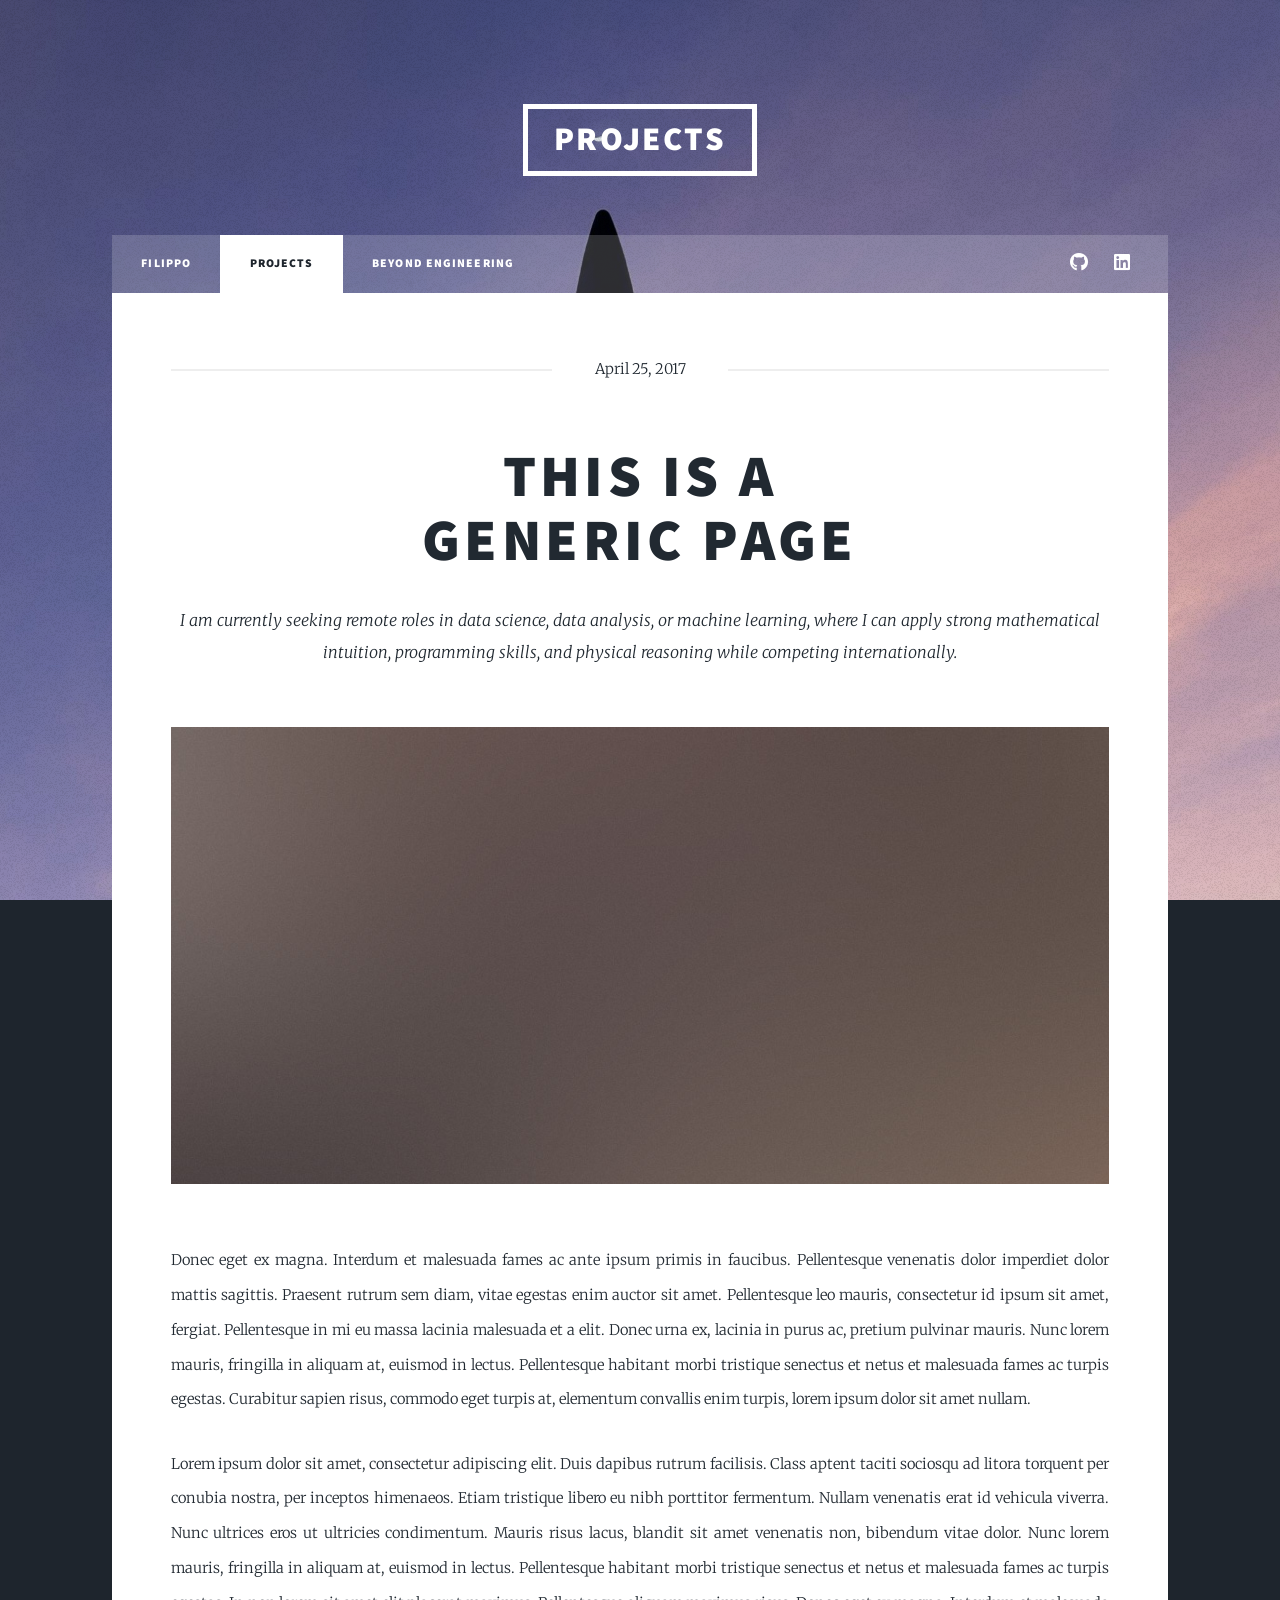
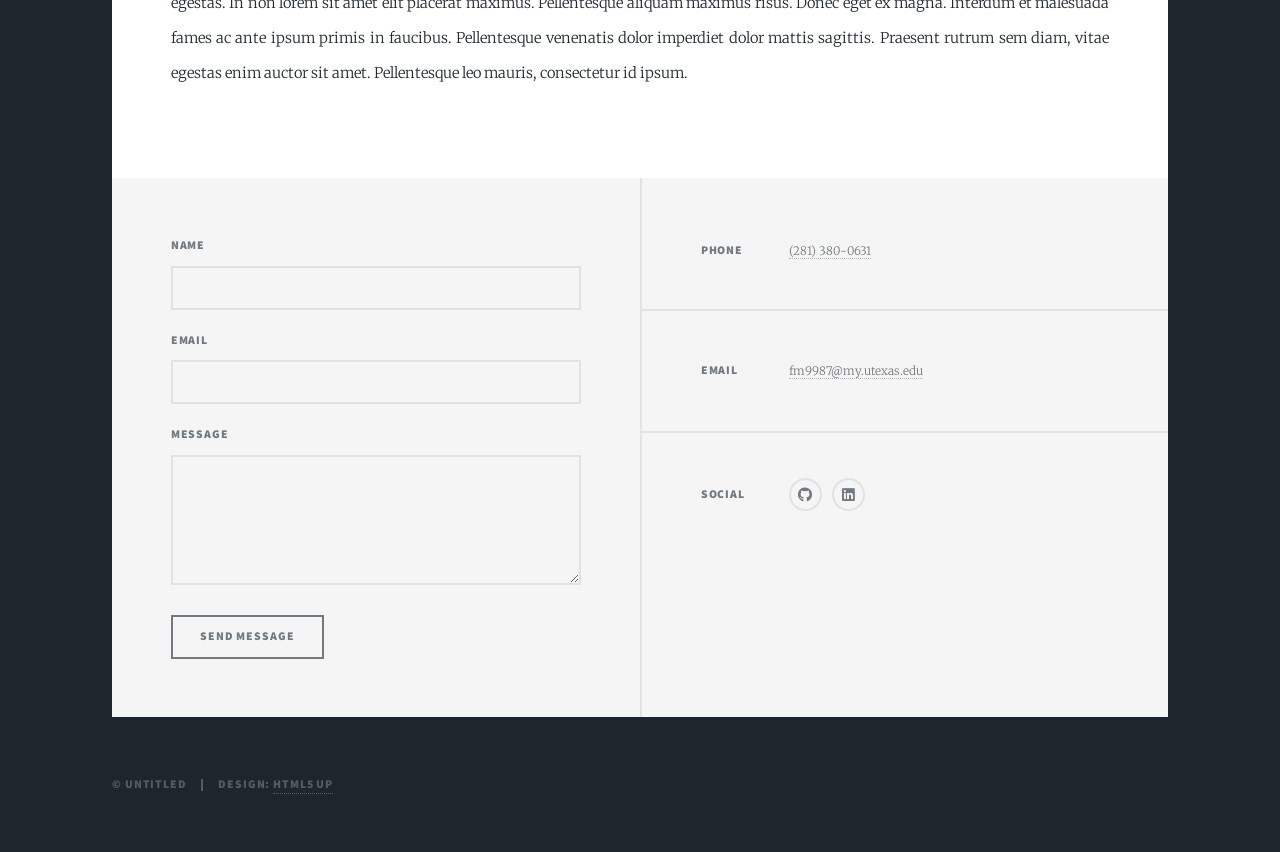
<file: projects.html>
<!DOCTYPE HTML>
<!--
	Massively by HTML5 UP
	html5up.net | @ajlkn
	Free for personal and commercial use under the CCA 3.0 license (html5up.net/license)
-->
<html>
	<head>
		<title>Projects</title>
		<meta charset="utf-8" />
		<meta name="viewport" content="width=device-width, initial-scale=1, user-scalable=no" />
		<link rel="stylesheet" href="assets/css/main.css" />
		<noscript><link rel="stylesheet" href="assets/css/noscript.css" /></noscript>
	</head>
	<body class="is-preload">

		<!-- Wrapper -->
			<div id="wrapper">

				<!-- Header -->
					<header id="header">
						<a href="projects.html" class="logo">Projects</a>
					</header>

				<!-- Nav -->
					<nav id="nav">
						<ul class="links">
							<li><a href="index.html">Filippo</a></li>
							<li class="active"><a href="projects.html">Projects</a></li>
							<li><a href="beyond.html">Beyond Engineering</a></li>
						</ul>
						<ul class="icons">
							<li><a href="https://github.com/fm9987" class="icon brands fa-github"><span class="label">GitHub</span></a></li>
							<li><a href="https://www.linkedin.com/in/filippo-meoni-54b046255/" class="icon brands fa-linkedin"><span class="label">GitHub</span></a></li>
						</ul>
					</nav>

				<!-- Main -->
					<div id="main">

						<!-- Post -->
							<section class="post">
								<header class="major">
									<span class="date">April 25, 2017</span>
									<h1>This is a<br />
									Generic Page</h1>
                                    <p>I am currently seeking remote roles in data science, data analysis, or machine learning, where I can apply strong mathematical intuition, programming skills, and physical reasoning while competing internationally.</p>

								</header>
								<div class="image main"><img src="images/pic01.jpg" alt="" /></div>
								<p>Donec eget ex magna. Interdum et malesuada fames ac ante ipsum primis in faucibus. Pellentesque venenatis dolor imperdiet dolor mattis sagittis. Praesent rutrum sem diam, vitae egestas enim auctor sit amet. Pellentesque leo mauris, consectetur id ipsum sit amet, fergiat. Pellentesque in mi eu massa lacinia malesuada et a elit. Donec urna ex, lacinia in purus ac, pretium pulvinar mauris. Nunc lorem mauris, fringilla in aliquam at, euismod in lectus. Pellentesque habitant morbi tristique senectus et netus et malesuada fames ac turpis egestas. Curabitur sapien risus, commodo eget turpis at, elementum convallis enim turpis, lorem ipsum dolor sit amet nullam.</p>
								<p>Lorem ipsum dolor sit amet, consectetur adipiscing elit. Duis dapibus rutrum facilisis. Class aptent taciti sociosqu ad litora torquent per conubia nostra, per inceptos himenaeos. Etiam tristique libero eu nibh porttitor fermentum. Nullam venenatis erat id vehicula viverra. Nunc ultrices eros ut ultricies condimentum. Mauris risus lacus, blandit sit amet venenatis non, bibendum vitae dolor. Nunc lorem mauris, fringilla in aliquam at, euismod in lectus. Pellentesque habitant morbi tristique senectus et netus et malesuada fames ac turpis egestas. In non lorem sit amet elit placerat maximus. Pellentesque aliquam maximus risus. Donec eget ex magna. Interdum et malesuada fames ac ante ipsum primis in faucibus. Pellentesque venenatis dolor imperdiet dolor mattis sagittis. Praesent rutrum sem diam, vitae egestas enim auctor sit amet. Pellentesque leo mauris, consectetur id ipsum.</p>
							</section>

					</div>

				<!-- Footer -->
					<footer id="footer">
						<section>
							<form method="post" action="#">
								<div class="fields">
									<div class="field">
										<label for="name">Name</label>
										<input type="text" name="name" id="name" />
									</div>
									<div class="field">
										<label for="email">Email</label>
										<input type="text" name="email" id="email" />
									</div>
									<div class="field">
										<label for="message">Message</label>
										<textarea name="message" id="message" rows="3"></textarea>
									</div>
								</div>
								<ul class="actions">
									<li><input type="submit" value="Send Message" /></li>
								</ul>
							</form>
						</section>
						<section class="split contact">
							<section>
								<h3>Phone</h3>
								<p><a href="tel:+12813800631">(281) 380-0631</a></p>
							</section>
							<section>
								<h3>Email</h3>
								<p><a href="mailto:fm9987@my.utexas.edu">fm9987@my.utexas.edu</a></p>
							</section>
							<section>
								<h3>Social</h3>
								<ul class="icons alt">
									<li><a href="https://github.com/fm9987" class="icon brands fa-github"><span class="label">GitHub</span></a></li>
									<li><a href="https://www.linkedin.com/in/filippo-meoni-54b046255/" class="icon brands fa-linkedin"><span class="label">GitHub</span></a></li>
								</ul>
							</section>
						</section>
					</footer>

				<!-- Copyright -->
					<div id="copyright">
						<ul><li>&copy; Untitled</li><li>Design: <a href="https://html5up.net">HTML5 UP</a></li></ul>
					</div>

			</div>

		<!-- Scripts -->
			<script src="assets/js/jquery.min.js"></script>
			<script src="assets/js/jquery.scrollex.min.js"></script>
			<script src="assets/js/jquery.scrolly.min.js"></script>
			<script src="assets/js/browser.min.js"></script>
			<script src="assets/js/breakpoints.min.js"></script>
			<script src="assets/js/util.js"></script>
			<script src="assets/js/main.js"></script>

	</body>
</html>
</file>
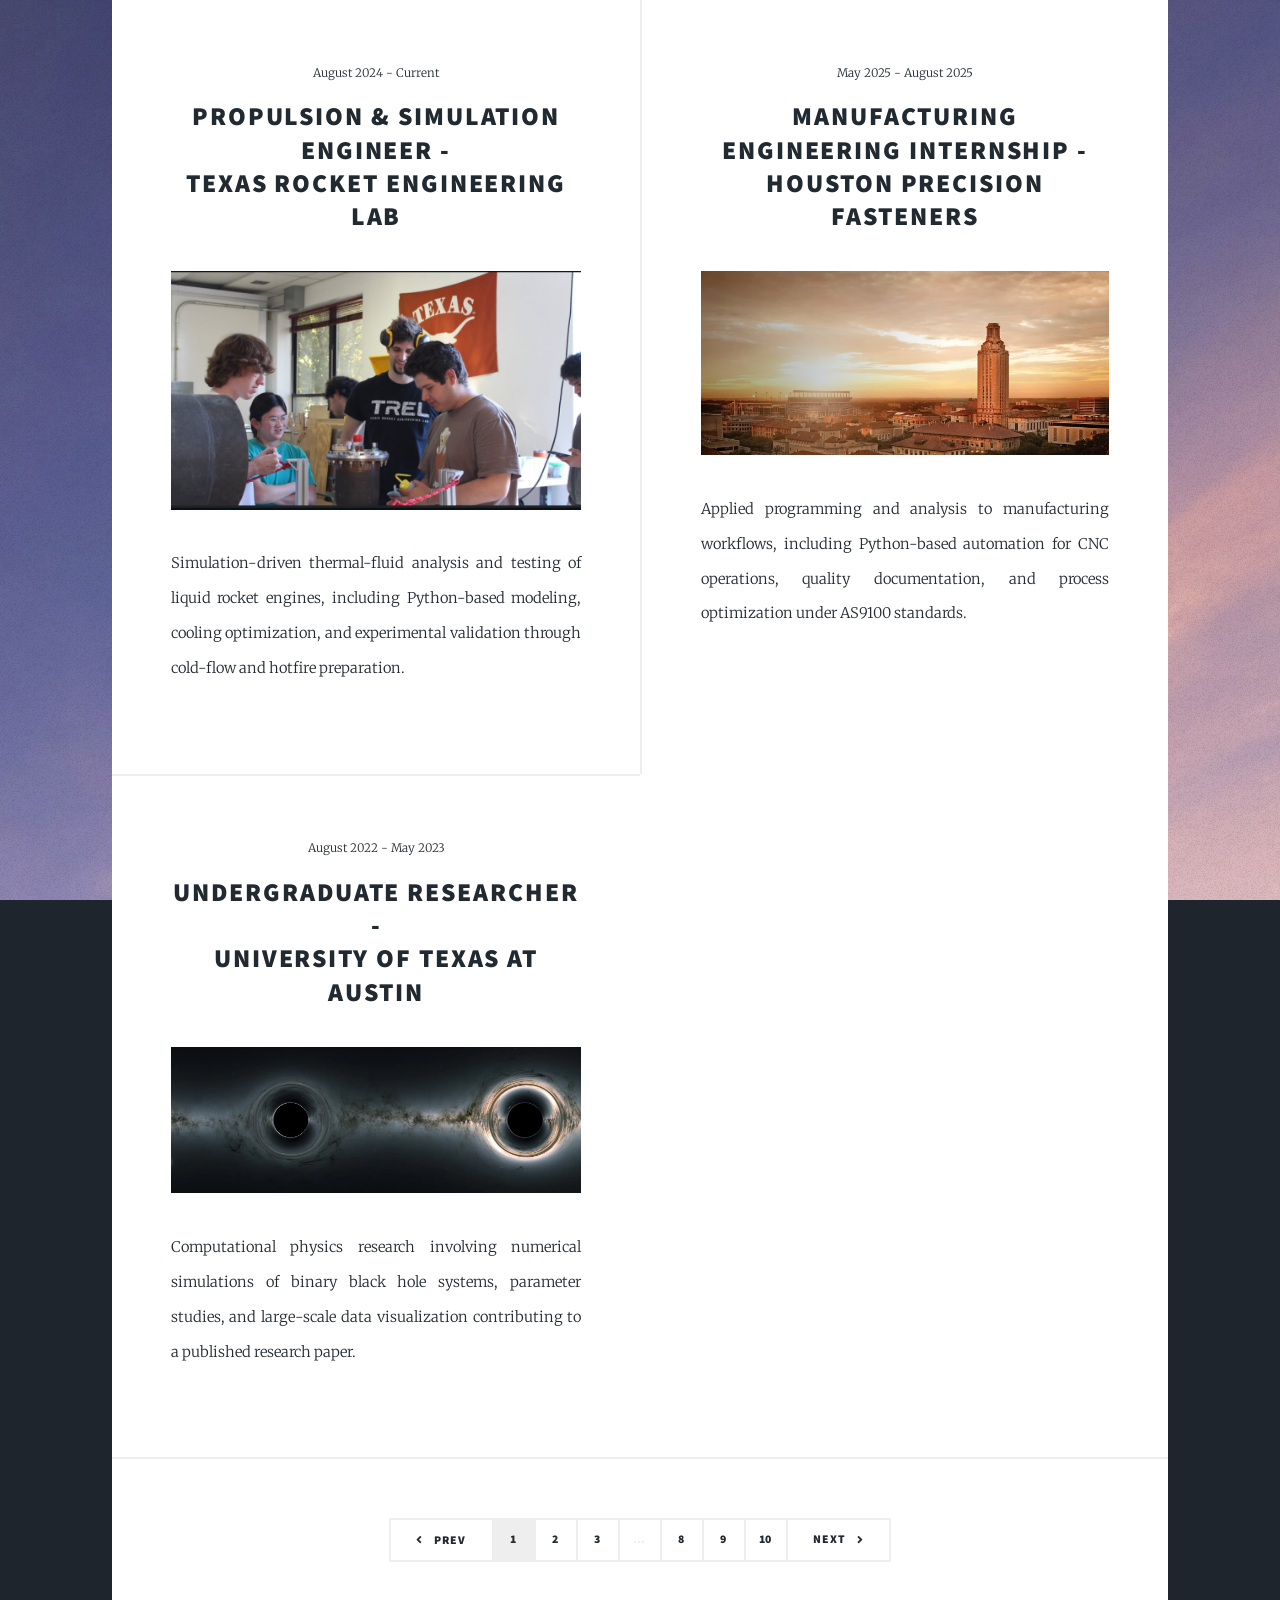
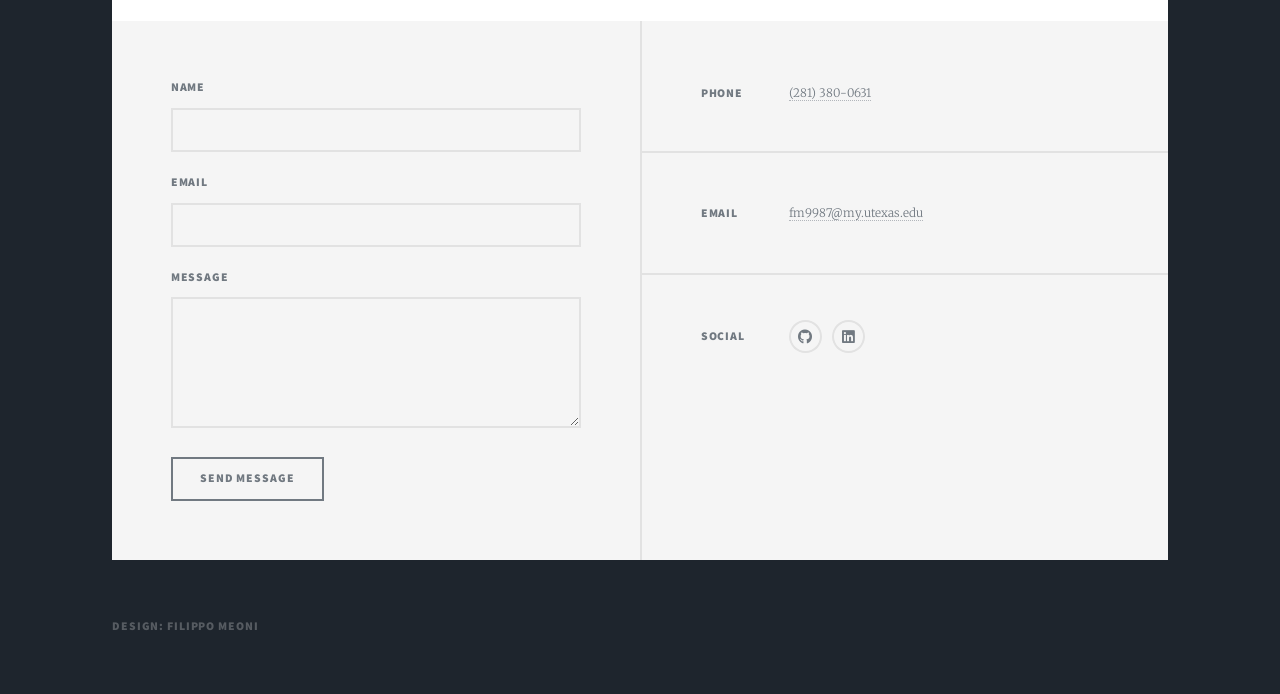
<file: try.html>
<!DOCTYPE HTML>
<html>
	<head>
		<title>Filippo Meoni</title>
		<meta charset="utf-8" />
		<meta name="viewport" content="width=device-width, initial-scale=1, user-scalable=no" />
		<link rel="stylesheet" href="assets/css/main.css" />
		<noscript><link rel="stylesheet" href="assets/css/noscript.css" /></noscript>
	</head>
	<body class="is-preload">

		<!-- Wrapper -->
			<div id="wrapper" class="fade-in">

				<!-- Main -->
					<div id="main">
						<!-- Posts -->
							<section class="posts">
								<article>
									<header>
										<span class="date">August 2024 - Current</span>
										<h2><a href="#">Propulsion & Simulation Engineer - <br>Texas Rocket Engineering Lab</a></h2>
									</header>
									<a href="#" class="image fit"><img src="images/engine.png" alt="" /></a>
									<p>	Simulation-driven thermal-fluid analysis and testing of liquid rocket engines, 
										including Python-based modeling, cooling optimization, and experimental validation
										 through cold-flow and hotfire preparation.</p>
									<ul class="actions special">
										<!-- <li><a href="#" class="button">Full Story</a></li> -->
									</ul>
								</article>
                                <article>
									<header>
										<span class="date">May 2025 - August 2025</span>
										<h2><a href="#">Manufacturing Engineering Internship - <br>Houston Precision Fasteners</a></h2>
									</header>
									<a href="#" class="image fit"><img src="images/UT.jpg" alt="" /></a>
									<p>Applied programming and analysis to manufacturing workflows, including Python-based automation 
										for CNC operations, quality documentation, and process optimization under AS9100 standards.</p>
									<ul class="actions special">
										<!-- <li><a href="#" class="button">Full Story</a></li> -->
									</ul>
								</article>
								<article>
									<header>
										<span class="date">August 2022 - May 2023</span>
										<h2><a href="#">Undergraduate Researcher - <br>University of Texas at Austin</a></h2>
									</header>
									<a href="#" class="image fit"><img src="images/BH.png" alt="" /></a>
									<p>Computational physics research involving numerical simulations of binary black hole systems, parameter
										 studies, and large-scale data visualization contributing to a published research paper.</p>
									<ul class="actions special">
										<!-- <li><a href="#" class="button">Full Story</a></li> -->
									</ul>
								</article>
							</section>

						<!-- Footer -->
							<footer>
								<div class="pagination">
									<a href="#" class="previous">Prev</a>
									<a href="#" class="page active">1</a>
									<a href="#" class="page">2</a>
									<a href="#" class="page">3</a>
									<span class="extra">&hellip;</span>
									<a href="#" class="page">8</a>
									<a href="#" class="page">9</a>
									<a href="#" class="page">10</a>
									<a href="#" class="next">Next</a>
								</div>
							</footer>

					</div>

				<!-- Footer -->
					<footer id="footer">
						<section>
							<form method="post" action="#">
								<div class="fields">
									<div class="field">
										<label for="name">Name</label>
										<input type="text" name="name" id="name" />
									</div>
									<div class="field">
										<label for="email">Email</label>
										<input type="text" name="email" id="email" />
									</div>
									<div class="field">
										<label for="message">Message</label>
										<textarea name="message" id="message" rows="3"></textarea>
									</div>
								</div>
								<ul class="actions">
									<li><input type="submit" value="Send Message" /></li>
								</ul>
							</form>
						</section>
						<section class="split contact">
							<section>
								<h3>Phone</h3>
								<p><a href="tel:+12813800631">(281) 380-0631</a></p>
							</section>
							<section>
								<h3>Email</h3>
								<p><a href="mailto:fm9987@my.utexas.edu">fm9987@my.utexas.edu</a></p>
							</section>
							<section>
								<h3>Social</h3>
								<ul class="icons alt">
									<li><a href="https://github.com/fm9987" class="icon brands fa-github"><span class="label">GitHub</span></a></li>
									<li><a href="https://www.linkedin.com/in/filippo-meoni-54b046255/" class="icon brands fa-linkedin"><span class="label">GitHub</span></a></li>
								</ul>
							</section>
						</section>
					</footer>

				<!-- Copyright -->
					<div id="copyright">
						<ul><li>Design: Filippo Meoni</a></li></ul>
					</div>

			</div>

		<!-- Scripts -->
			<script src="assets/js/jquery.min.js"></script>
			<script src="assets/js/jquery.scrollex.min.js"></script>
			<script src="assets/js/jquery.scrolly.min.js"></script>
			<script src="assets/js/browser.min.js"></script>
			<script src="assets/js/breakpoints.min.js"></script>
			<script src="assets/js/util.js"></script>
			<script src="assets/js/main.js"></script>

	</body>
</html>
</file>
<file: assets/css/main.css>
@import url(fontawesome-all.min.css);
@import url("https://fonts.googleapis.com/css?family=Merriweather:300,700,300italic,700italic|Source+Sans+Pro:900");

/*
	Massively by HTML5 UP
	html5up.net | @ajlkn
	Free for personal and commercial use under the CCA 3.0 license (html5up.net/license)
*/

html, body, div, span, applet, object,
iframe, h1, h2, h3, h4, h5, h6, p, blockquote,
pre, a, abbr, acronym, address, big, cite,
code, del, dfn, em, img, ins, kbd, q, s, samp,
small, strike, strong, sub, sup, tt, var, b,
u, i, center, dl, dt, dd, ol, ul, li, fieldset,
form, label, legend, table, caption, tbody,
tfoot, thead, tr, th, td, article, aside,
canvas, details, embed, figure, figcaption,
footer, header, hgroup, menu, nav, output, ruby,
section, summary, time, mark, audio, video {
	margin: 0;
	padding: 0;
	border: 0;
	font-size: 100%;
	font: inherit;
	vertical-align: baseline;}

article, aside, details, figcaption, figure,
footer, header, hgroup, menu, nav, section {
	display: block;}

body {
	line-height: 1;
}

ol, ul {
	list-style: none;
}

ul {
    text-align: left; /* Aligns the list text to the left */
}

blockquote, q {
	quotes: none;
}

	blockquote:before, blockquote:after, q:before, q:after {
		content: '';
		content: none;
	}

table {
	border-collapse: collapse;
	border-spacing: 0;
}

body {
	-webkit-text-size-adjust: none;
}

mark {
	background-color: transparent;
	color: inherit;
}

input::-moz-focus-inner {
	border: 0;
	padding: 0;
}

input, select, textarea {
	-moz-appearance: none;
	-webkit-appearance: none;
	-ms-appearance: none;
	appearance: none;
}

/* Basic */

	@-ms-viewport {
		width: device-width;
	}

	body {
		-ms-overflow-style: scrollbar;
	}

	@media screen and (max-width: 480px) {

		html, body {
			min-width: 320px;
		}

	}

	html {
		box-sizing: border-box;
	}

	*, *:before, *:after {
		box-sizing: inherit;
	}

	body {
		background-color: #1e252d;
	}

		body.is-preload *, body.is-preload *:before, body.is-preload *:after {
			-moz-animation: none !important;
			-webkit-animation: none !important;
			-ms-animation: none !important;
			animation: none !important;
			-moz-transition: none !important;
			-webkit-transition: none !important;
			-ms-transition: none !important;
			transition: none !important;
		}

/* Type */

	html {
		font-size: 16pt;
	}

		@media screen and (max-width: 1680px) {

			html {
				font-size: 12pt;
			}

		}

		@media screen and (max-width: 1280px) {

			html {
				font-size: 11pt;
			}

		}

		@media screen and (max-width: 360px) {

			html {
				font-size: 10pt;
			}

		}

	body {
		color: #212931;
	}

	body, input, select, textarea {
		font-family: "Merriweather", Georgia, serif;
		font-weight: 300;
		font-size: 1rem;
		line-height: 2.375;
	}

	a {
		-moz-transition: color 0.2s ease-in-out, background-color 0.2s ease-in-out, border-color 0.2s ease-in-out, box-shadow 0.2s ease-in-out;
		-webkit-transition: color 0.2s ease-in-out, background-color 0.2s ease-in-out, border-color 0.2s ease-in-out, box-shadow 0.2s ease-in-out;
		-ms-transition: color 0.2s ease-in-out, background-color 0.2s ease-in-out, border-color 0.2s ease-in-out, box-shadow 0.2s ease-in-out;
		transition: color 0.2s ease-in-out, background-color 0.2s ease-in-out, border-color 0.2s ease-in-out, box-shadow 0.2s ease-in-out;
		border-bottom: dotted 1px;
		text-decoration: none;
	}

		a:hover {
			border-bottom-color: transparent;
		}

	strong, b {
		font-weight: 600;
	}

	em, i {
		font-style: italic;
	}

	p {
		text-align: justify;
		margin: 0 0 2rem 0;
	}

	h1, h2, h3, h4, h5, h6 {
		font-family: "Source Sans Pro", Helvetica, sans-serif;
		font-weight: 900;
		line-height: 1.5;
		letter-spacing: 0.075em;
		text-transform: uppercase;
		margin: 0 0 1rem 0;
	}

		h1 a, h2 a, h3 a, h4 a, h5 a, h6 a {
			border-bottom: 0;
			color: inherit;
			text-decoration: none;
		}

	h1 {
		font-size: 4rem;
		line-height: 1.1;
		margin: 0 0 2rem 0;
	}

	h2 {
		font-size: 1.75rem;
		line-height: 1.3;
		margin: 0 0 1.5rem 0;
	}

	h3 {
		font-size: 1.25rem;
		margin: 0 0 1.5rem 0;
	}

	h4 {
		font-size: 1rem;
	}

	h5 {
		font-size: 0.9rem;
	}

	h6 {
		font-size: 0.8rem;
	}

	sub {
		font-size: 0.8rem;
		position: relative;
		top: 0.5rem;
	}

	sup {
		font-size: 0.8rem;
		position: relative;
		top: -0.5rem;
	}

	blockquote {
		border-left: solid 4px;
		font-style: italic;
		margin: 0 0 2rem 0;
		padding: 0.5rem 0 0.5rem 2rem;
	}

	code {
		border: solid 2px;
		font-family: "Courier New", monospace;
		font-size: 0.9rem;
		margin: 0 0.25rem;
		padding: 0.25rem 0.65rem;
	}

	pre {
		-webkit-overflow-scrolling: touch;
		font-family: "Courier New", monospace;
		font-size: 0.9rem;
		margin: 0 0 2rem 0;
	}

		pre code {
			display: block;
			line-height: 1.75;
			padding: 1rem 1.5rem;
			overflow-x: auto;
		}

	hr {
		border: 0;
		border-bottom: solid 2px;
		margin: 3rem 0;
	}

		hr.major {
			margin: 5rem 0;
		}

	.align-left {
		text-align: left;
	}

	.align-center {
		text-align: center;
	}

	.align-right {
		text-align: right;
	}

	input, select, textarea {
		color: #212931;
	}

	a {
		color: #212931;
		border-bottom-color: rgba(33, 41, 49, 0.5);
	}

		a:hover {
			border-bottom-color: transparent;
			color: #18bfef !important;
		}

	strong, b {
		color: #212931;
	}

	h1, h2, h3, h4, h5, h6 {
		color: #212931;
	}

	blockquote {
		border-left-color: #eeeeee;
	}

	code {
		background: rgba(220, 220, 220, 0.25);
		border-color: #eeeeee;
	}

	hr {
		border-bottom-color: #eeeeee;
	}

/* Row */

	.row {
		display: flex;
		flex-wrap: wrap;
		box-sizing: border-box;
		align-items: stretch;
	}

		.row > * {
			box-sizing: border-box;
		}

		.row.gtr-uniform > * > :last-child {
			margin-bottom: 0;
		}

		.row.aln-left {
			justify-content: flex-start;
		}

		.row.aln-center {
			justify-content: center;
		}

		.row.aln-right {
			justify-content: flex-end;
		}

		.row.aln-top {
			align-items: flex-start;
		}

		.row.aln-middle {
			align-items: center;
		}

		.row.aln-bottom {
			align-items: flex-end;
		}

		.row > .imp {
			order: -1;
		}

		.row > .col-1 {
			width: 8.33333%;
		}

		.row > .off-1 {
			margin-left: 8.33333%;
		}

		.row > .col-2 {
			width: 16.66667%;
		}

		.row > .off-2 {
			margin-left: 16.66667%;
		}

		.row > .col-3 {
			width: 25%;
		}

		.row > .off-3 {
			margin-left: 25%;
		}

		.row > .col-4 {
			width: 33.33333%;
		}

		.row > .off-4 {
			margin-left: 33.33333%;
		}

		.row > .col-5 {
			width: 41.66667%;
		}

		.row > .off-5 {
			margin-left: 41.66667%;
		}

		.row > .col-6 {
			width: 50%;
		}

		.row > .off-6 {
			margin-left: 50%;
		}

		.row > .col-7 {
			width: 58.33333%;
		}

		.row > .off-7 {
			margin-left: 58.33333%;
		}

		.row > .col-8 {
			width: 66.66667%;
		}

		.row > .off-8 {
			margin-left: 66.66667%;
		}

		.row > .col-9 {
			width: 75%;
		}

		.row > .off-9 {
			margin-left: 75%;
		}

		.row > .col-10 {
			width: 83.33333%;
		}

		.row > .off-10 {
			margin-left: 83.33333%;
		}

		.row > .col-11 {
			width: 91.66667%;
		}

		.row > .off-11 {
			margin-left: 91.66667%;
		}

		.row > .col-12 {
			width: 100%;
		}

		.row > .off-12 {
			margin-left: 100%;
		}

		.row.gtr-0 {
			margin-top: 0;
			margin-left: 0rem;
		}

			.row.gtr-0 > * {
				padding: 0 0 0 0rem;
			}

			.row.gtr-0.gtr-uniform {
				margin-top: 0rem;
			}

				.row.gtr-0.gtr-uniform > * {
					padding-top: 0rem;
				}

		.row.gtr-25 {
			margin-top: 0;
			margin-left: -0.375rem;
		}

			.row.gtr-25 > * {
				padding: 0 0 0 0.375rem;
			}

			.row.gtr-25.gtr-uniform {
				margin-top: -0.375rem;
			}

				.row.gtr-25.gtr-uniform > * {
					padding-top: 0.375rem;
				}

		.row.gtr-50 {
			margin-top: 0;
			margin-left: -0.75rem;
		}

			.row.gtr-50 > * {
				padding: 0 0 0 0.75rem;
			}

			.row.gtr-50.gtr-uniform {
				margin-top: -0.75rem;
			}

				.row.gtr-50.gtr-uniform > * {
					padding-top: 0.75rem;
				}

		.row {
			margin-top: 0;
			margin-left: -1.5rem;
		}

			.row > * {
				padding: 0 0 0 1.5rem;
			}

			.row.gtr-uniform {
				margin-top: -1.5rem;
			}

				.row.gtr-uniform > * {
					padding-top: 1.5rem;
				}

		.row.gtr-150 {
			margin-top: 0;
			margin-left: -2.25rem;
		}

			.row.gtr-150 > * {
				padding: 0 0 0 2.25rem;
			}

			.row.gtr-150.gtr-uniform {
				margin-top: -2.25rem;
			}

				.row.gtr-150.gtr-uniform > * {
					padding-top: 2.25rem;
				}

		.row.gtr-200 {
			margin-top: 0;
			margin-left: -3rem;
		}

			.row.gtr-200 > * {
				padding: 0 0 0 3rem;
			}

			.row.gtr-200.gtr-uniform {
				margin-top: -3rem;
			}

				.row.gtr-200.gtr-uniform > * {
					padding-top: 3rem;
				}

		@media screen and (max-width: 1680px) {

			.row {
				display: flex;
				flex-wrap: wrap;
				box-sizing: border-box;
				align-items: stretch;
			}

				.row > * {
					box-sizing: border-box;
				}

				.row.gtr-uniform > * > :last-child {
					margin-bottom: 0;
				}

				.row.aln-left {
					justify-content: flex-start;
				}

				.row.aln-center {
					justify-content: center;
				}

				.row.aln-right {
					justify-content: flex-end;
				}

				.row.aln-top {
					align-items: flex-start;
				}

				.row.aln-middle {
					align-items: center;
				}

				.row.aln-bottom {
					align-items: flex-end;
				}

				.row > .imp-xlarge {
					order: -1;
				}

				.row > .col-1-xlarge {
					width: 8.33333%;
				}

				.row > .off-1-xlarge {
					margin-left: 8.33333%;
				}

				.row > .col-2-xlarge {
					width: 16.66667%;
				}

				.row > .off-2-xlarge {
					margin-left: 16.66667%;
				}

				.row > .col-3-xlarge {
					width: 25%;
				}

				.row > .off-3-xlarge {
					margin-left: 25%;
				}

				.row > .col-4-xlarge {
					width: 33.33333%;
				}

				.row > .off-4-xlarge {
					margin-left: 33.33333%;
				}

				.row > .col-5-xlarge {
					width: 41.66667%;
				}

				.row > .off-5-xlarge {
					margin-left: 41.66667%;
				}

				.row > .col-6-xlarge {
					width: 50%;
				}

				.row > .off-6-xlarge {
					margin-left: 50%;
				}

				.row > .col-7-xlarge {
					width: 58.33333%;
				}

				.row > .off-7-xlarge {
					margin-left: 58.33333%;
				}

				.row > .col-8-xlarge {
					width: 66.66667%;
				}

				.row > .off-8-xlarge {
					margin-left: 66.66667%;
				}

				.row > .col-9-xlarge {
					width: 75%;
				}

				.row > .off-9-xlarge {
					margin-left: 75%;
				}

				.row > .col-10-xlarge {
					width: 83.33333%;
				}

				.row > .off-10-xlarge {
					margin-left: 83.33333%;
				}

				.row > .col-11-xlarge {
					width: 91.66667%;
				}

				.row > .off-11-xlarge {
					margin-left: 91.66667%;
				}

				.row > .col-12-xlarge {
					width: 100%;
				}

				.row > .off-12-xlarge {
					margin-left: 100%;
				}

				.row.gtr-0 {
					margin-top: 0;
					margin-left: 0rem;
				}

					.row.gtr-0 > * {
						padding: 0 0 0 0rem;
					}

					.row.gtr-0.gtr-uniform {
						margin-top: 0rem;
					}

						.row.gtr-0.gtr-uniform > * {
							padding-top: 0rem;
						}

				.row.gtr-25 {
					margin-top: 0;
					margin-left: -0.375rem;
				}

					.row.gtr-25 > * {
						padding: 0 0 0 0.375rem;
					}

					.row.gtr-25.gtr-uniform {
						margin-top: -0.375rem;
					}

						.row.gtr-25.gtr-uniform > * {
							padding-top: 0.375rem;
						}

				.row.gtr-50 {
					margin-top: 0;
					margin-left: -0.75rem;
				}

					.row.gtr-50 > * {
						padding: 0 0 0 0.75rem;
					}

					.row.gtr-50.gtr-uniform {
						margin-top: -0.75rem;
					}

						.row.gtr-50.gtr-uniform > * {
							padding-top: 0.75rem;
						}

				.row {
					margin-top: 0;
					margin-left: -1.5rem;
				}

					.row > * {
						padding: 0 0 0 1.5rem;
					}

					.row.gtr-uniform {
						margin-top: -1.5rem;
					}

						.row.gtr-uniform > * {
							padding-top: 1.5rem;
						}

				.row.gtr-150 {
					margin-top: 0;
					margin-left: -2.25rem;
				}

					.row.gtr-150 > * {
						padding: 0 0 0 2.25rem;
					}

					.row.gtr-150.gtr-uniform {
						margin-top: -2.25rem;
					}

						.row.gtr-150.gtr-uniform > * {
							padding-top: 2.25rem;
						}

				.row.gtr-200 {
					margin-top: 0;
					margin-left: -3rem;
				}

					.row.gtr-200 > * {
						padding: 0 0 0 3rem;
					}

					.row.gtr-200.gtr-uniform {
						margin-top: -3rem;
					}

						.row.gtr-200.gtr-uniform > * {
							padding-top: 3rem;
						}

		}

		@media screen and (max-width: 1280px) {

			.row {
				display: flex;
				flex-wrap: wrap;
				box-sizing: border-box;
				align-items: stretch;
			}

				.row > * {
					box-sizing: border-box;
				}

				.row.gtr-uniform > * > :last-child {
					margin-bottom: 0;
				}

				.row.aln-left {
					justify-content: flex-start;
				}

				.row.aln-center {
					justify-content: center;
				}

				.row.aln-right {
					justify-content: flex-end;
				}

				.row.aln-top {
					align-items: flex-start;
				}

				.row.aln-middle {
					align-items: center;
				}

				.row.aln-bottom {
					align-items: flex-end;
				}

				.row > .imp-large {
					order: -1;
				}

				.row > .col-1-large {
					width: 8.33333%;
				}

				.row > .off-1-large {
					margin-left: 8.33333%;
				}

				.row > .col-2-large {
					width: 16.66667%;
				}

				.row > .off-2-large {
					margin-left: 16.66667%;
				}

				.row > .col-3-large {
					width: 25%;
				}

				.row > .off-3-large {
					margin-left: 25%;
				}

				.row > .col-4-large {
					width: 33.33333%;
				}

				.row > .off-4-large {
					margin-left: 33.33333%;
				}

				.row > .col-5-large {
					width: 41.66667%;
				}

				.row > .off-5-large {
					margin-left: 41.66667%;
				}

				.row > .col-6-large {
					width: 50%;
				}

				.row > .off-6-large {
					margin-left: 50%;
				}

				.row > .col-7-large {
					width: 58.33333%;
				}

				.row > .off-7-large {
					margin-left: 58.33333%;
				}

				.row > .col-8-large {
					width: 66.66667%;
				}

				.row > .off-8-large {
					margin-left: 66.66667%;
				}

				.row > .col-9-large {
					width: 75%;
				}

				.row > .off-9-large {
					margin-left: 75%;
				}

				.row > .col-10-large {
					width: 83.33333%;
				}

				.row > .off-10-large {
					margin-left: 83.33333%;
				}

				.row > .col-11-large {
					width: 91.66667%;
				}

				.row > .off-11-large {
					margin-left: 91.66667%;
				}

				.row > .col-12-large {
					width: 100%;
				}

				.row > .off-12-large {
					margin-left: 100%;
				}

				.row.gtr-0 {
					margin-top: 0;
					margin-left: 0rem;
				}

					.row.gtr-0 > * {
						padding: 0 0 0 0rem;
					}

					.row.gtr-0.gtr-uniform {
						margin-top: 0rem;
					}

						.row.gtr-0.gtr-uniform > * {
							padding-top: 0rem;
						}

				.row.gtr-25 {
					margin-top: 0;
					margin-left: -0.375rem;
				}

					.row.gtr-25 > * {
						padding: 0 0 0 0.375rem;
					}

					.row.gtr-25.gtr-uniform {
						margin-top: -0.375rem;
					}

						.row.gtr-25.gtr-uniform > * {
							padding-top: 0.375rem;
						}

				.row.gtr-50 {
					margin-top: 0;
					margin-left: -0.75rem;
				}

					.row.gtr-50 > * {
						padding: 0 0 0 0.75rem;
					}

					.row.gtr-50.gtr-uniform {
						margin-top: -0.75rem;
					}

						.row.gtr-50.gtr-uniform > * {
							padding-top: 0.75rem;
						}

				.row {
					margin-top: 0;
					margin-left: -1.5rem;
				}

					.row > * {
						padding: 0 0 0 1.5rem;
					}

					.row.gtr-uniform {
						margin-top: -1.5rem;
					}

						.row.gtr-uniform > * {
							padding-top: 1.5rem;
						}

				.row.gtr-150 {
					margin-top: 0;
					margin-left: -2.25rem;
				}

					.row.gtr-150 > * {
						padding: 0 0 0 2.25rem;
					}

					.row.gtr-150.gtr-uniform {
						margin-top: -2.25rem;
					}

						.row.gtr-150.gtr-uniform > * {
							padding-top: 2.25rem;
						}

				.row.gtr-200 {
					margin-top: 0;
					margin-left: -3rem;
				}

					.row.gtr-200 > * {
						padding: 0 0 0 3rem;
					}

					.row.gtr-200.gtr-uniform {
						margin-top: -3rem;
					}

						.row.gtr-200.gtr-uniform > * {
							padding-top: 3rem;
						}

		}

		@media screen and (max-width: 980px) {

			.row {
				display: flex;
				flex-wrap: wrap;
				box-sizing: border-box;
				align-items: stretch;
			}

				.row > * {
					box-sizing: border-box;
				}

				.row.gtr-uniform > * > :last-child {
					margin-bottom: 0;
				}

				.row.aln-left {
					justify-content: flex-start;
				}

				.row.aln-center {
					justify-content: center;
				}

				.row.aln-right {
					justify-content: flex-end;
				}

				.row.aln-top {
					align-items: flex-start;
				}

				.row.aln-middle {
					align-items: center;
				}

				.row.aln-bottom {
					align-items: flex-end;
				}

				.row > .imp-medium {
					order: -1;
				}

				.row > .col-1-medium {
					width: 8.33333%;
				}

				.row > .off-1-medium {
					margin-left: 8.33333%;
				}

				.row > .col-2-medium {
					width: 16.66667%;
				}

				.row > .off-2-medium {
					margin-left: 16.66667%;
				}

				.row > .col-3-medium {
					width: 25%;
				}

				.row > .off-3-medium {
					margin-left: 25%;
				}

				.row > .col-4-medium {
					width: 33.33333%;
				}

				.row > .off-4-medium {
					margin-left: 33.33333%;
				}

				.row > .col-5-medium {
					width: 41.66667%;
				}

				.row > .off-5-medium {
					margin-left: 41.66667%;
				}

				.row > .col-6-medium {
					width: 50%;
				}

				.row > .off-6-medium {
					margin-left: 50%;
				}

				.row > .col-7-medium {
					width: 58.33333%;
				}

				.row > .off-7-medium {
					margin-left: 58.33333%;
				}

				.row > .col-8-medium {
					width: 66.66667%;
				}

				.row > .off-8-medium {
					margin-left: 66.66667%;
				}

				.row > .col-9-medium {
					width: 75%;
				}

				.row > .off-9-medium {
					margin-left: 75%;
				}

				.row > .col-10-medium {
					width: 83.33333%;
				}

				.row > .off-10-medium {
					margin-left: 83.33333%;
				}

				.row > .col-11-medium {
					width: 91.66667%;
				}

				.row > .off-11-medium {
					margin-left: 91.66667%;
				}

				.row > .col-12-medium {
					width: 100%;
				}

				.row > .off-12-medium {
					margin-left: 100%;
				}

				.row.gtr-0 {
					margin-top: 0;
					margin-left: 0rem;
				}

					.row.gtr-0 > * {
						padding: 0 0 0 0rem;
					}

					.row.gtr-0.gtr-uniform {
						margin-top: 0rem;
					}

						.row.gtr-0.gtr-uniform > * {
							padding-top: 0rem;
						}

				.row.gtr-25 {
					margin-top: 0;
					margin-left: -0.375rem;
				}

					.row.gtr-25 > * {
						padding: 0 0 0 0.375rem;
					}

					.row.gtr-25.gtr-uniform {
						margin-top: -0.375rem;
					}

						.row.gtr-25.gtr-uniform > * {
							padding-top: 0.375rem;
						}

				.row.gtr-50 {
					margin-top: 0;
					margin-left: -0.75rem;
				}

					.row.gtr-50 > * {
						padding: 0 0 0 0.75rem;
					}

					.row.gtr-50.gtr-uniform {
						margin-top: -0.75rem;
					}

						.row.gtr-50.gtr-uniform > * {
							padding-top: 0.75rem;
						}

				.row {
					margin-top: 0;
					margin-left: -1.5rem;
				}

					.row > * {
						padding: 0 0 0 1.5rem;
					}

					.row.gtr-uniform {
						margin-top: -1.5rem;
					}

						.row.gtr-uniform > * {
							padding-top: 1.5rem;
						}

				.row.gtr-150 {
					margin-top: 0;
					margin-left: -2.25rem;
				}

					.row.gtr-150 > * {
						padding: 0 0 0 2.25rem;
					}

					.row.gtr-150.gtr-uniform {
						margin-top: -2.25rem;
					}

						.row.gtr-150.gtr-uniform > * {
							padding-top: 2.25rem;
						}

				.row.gtr-200 {
					margin-top: 0;
					margin-left: -3rem;
				}

					.row.gtr-200 > * {
						padding: 0 0 0 3rem;
					}

					.row.gtr-200.gtr-uniform {
						margin-top: -3rem;
					}

						.row.gtr-200.gtr-uniform > * {
							padding-top: 3rem;
						}

		}

		@media screen and (max-width: 736px) {

			.row {
				display: flex;
				flex-wrap: wrap;
				box-sizing: border-box;
				align-items: stretch;
			}

				.row > * {
					box-sizing: border-box;
				}

				.row.gtr-uniform > * > :last-child {
					margin-bottom: 0;
				}

				.row.aln-left {
					justify-content: flex-start;
				}

				.row.aln-center {
					justify-content: center;
				}

				.row.aln-right {
					justify-content: flex-end;
				}

				.row.aln-top {
					align-items: flex-start;
				}

				.row.aln-middle {
					align-items: center;
				}

				.row.aln-bottom {
					align-items: flex-end;
				}

				.row > .imp-small {
					order: -1;
				}

				.row > .col-1-small {
					width: 8.33333%;
				}

				.row > .off-1-small {
					margin-left: 8.33333%;
				}

				.row > .col-2-small {
					width: 16.66667%;
				}

				.row > .off-2-small {
					margin-left: 16.66667%;
				}

				.row > .col-3-small {
					width: 25%;
				}

				.row > .off-3-small {
					margin-left: 25%;
				}

				.row > .col-4-small {
					width: 33.33333%;
				}

				.row > .off-4-small {
					margin-left: 33.33333%;
				}

				.row > .col-5-small {
					width: 41.66667%;
				}

				.row > .off-5-small {
					margin-left: 41.66667%;
				}

				.row > .col-6-small {
					width: 50%;
				}

				.row > .off-6-small {
					margin-left: 50%;
				}

				.row > .col-7-small {
					width: 58.33333%;
				}

				.row > .off-7-small {
					margin-left: 58.33333%;
				}

				.row > .col-8-small {
					width: 66.66667%;
				}

				.row > .off-8-small {
					margin-left: 66.66667%;
				}

				.row > .col-9-small {
					width: 75%;
				}

				.row > .off-9-small {
					margin-left: 75%;
				}

				.row > .col-10-small {
					width: 83.33333%;
				}

				.row > .off-10-small {
					margin-left: 83.33333%;
				}

				.row > .col-11-small {
					width: 91.66667%;
				}

				.row > .off-11-small {
					margin-left: 91.66667%;
				}

				.row > .col-12-small {
					width: 100%;
				}

				.row > .off-12-small {
					margin-left: 100%;
				}

				.row.gtr-0 {
					margin-top: 0;
					margin-left: 0rem;
				}

					.row.gtr-0 > * {
						padding: 0 0 0 0rem;
					}

					.row.gtr-0.gtr-uniform {
						margin-top: 0rem;
					}

						.row.gtr-0.gtr-uniform > * {
							padding-top: 0rem;
						}

				.row.gtr-25 {
					margin-top: 0;
					margin-left: -0.375rem;
				}

					.row.gtr-25 > * {
						padding: 0 0 0 0.375rem;
					}

					.row.gtr-25.gtr-uniform {
						margin-top: -0.375rem;
					}

						.row.gtr-25.gtr-uniform > * {
							padding-top: 0.375rem;
						}

				.row.gtr-50 {
					margin-top: 0;
					margin-left: -0.75rem;
				}

					.row.gtr-50 > * {
						padding: 0 0 0 0.75rem;
					}

					.row.gtr-50.gtr-uniform {
						margin-top: -0.75rem;
					}

						.row.gtr-50.gtr-uniform > * {
							padding-top: 0.75rem;
						}

				.row {
					margin-top: 0;
					margin-left: -1.5rem;
				}

					.row > * {
						padding: 0 0 0 1.5rem;
					}

					.row.gtr-uniform {
						margin-top: -1.5rem;
					}

						.row.gtr-uniform > * {
							padding-top: 1.5rem;
						}

				.row.gtr-150 {
					margin-top: 0;
					margin-left: -2.25rem;
				}

					.row.gtr-150 > * {
						padding: 0 0 0 2.25rem;
					}

					.row.gtr-150.gtr-uniform {
						margin-top: -2.25rem;
					}

						.row.gtr-150.gtr-uniform > * {
							padding-top: 2.25rem;
						}

				.row.gtr-200 {
					margin-top: 0;
					margin-left: -3rem;
				}

					.row.gtr-200 > * {
						padding: 0 0 0 3rem;
					}

					.row.gtr-200.gtr-uniform {
						margin-top: -3rem;
					}

						.row.gtr-200.gtr-uniform > * {
							padding-top: 3rem;
						}

		}

		@media screen and (max-width: 480px) {

			.row {
				display: flex;
				flex-wrap: wrap;
				box-sizing: border-box;
				align-items: stretch;
			}

				.row > * {
					box-sizing: border-box;
				}

				.row.gtr-uniform > * > :last-child {
					margin-bottom: 0;
				}

				.row.aln-left {
					justify-content: flex-start;
				}

				.row.aln-center {
					justify-content: center;
				}

				.row.aln-right {
					justify-content: flex-end;
				}

				.row.aln-top {
					align-items: flex-start;
				}

				.row.aln-middle {
					align-items: center;
				}

				.row.aln-bottom {
					align-items: flex-end;
				}

				.row > .imp-xsmall {
					order: -1;
				}

				.row > .col-1-xsmall {
					width: 8.33333%;
				}

				.row > .off-1-xsmall {
					margin-left: 8.33333%;
				}

				.row > .col-2-xsmall {
					width: 16.66667%;
				}

				.row > .off-2-xsmall {
					margin-left: 16.66667%;
				}

				.row > .col-3-xsmall {
					width: 25%;
				}

				.row > .off-3-xsmall {
					margin-left: 25%;
				}

				.row > .col-4-xsmall {
					width: 33.33333%;
				}

				.row > .off-4-xsmall {
					margin-left: 33.33333%;
				}

				.row > .col-5-xsmall {
					width: 41.66667%;
				}

				.row > .off-5-xsmall {
					margin-left: 41.66667%;
				}

				.row > .col-6-xsmall {
					width: 50%;
				}

				.row > .off-6-xsmall {
					margin-left: 50%;
				}

				.row > .col-7-xsmall {
					width: 58.33333%;
				}

				.row > .off-7-xsmall {
					margin-left: 58.33333%;
				}

				.row > .col-8-xsmall {
					width: 66.66667%;
				}

				.row > .off-8-xsmall {
					margin-left: 66.66667%;
				}

				.row > .col-9-xsmall {
					width: 75%;
				}

				.row > .off-9-xsmall {
					margin-left: 75%;
				}

				.row > .col-10-xsmall {
					width: 83.33333%;
				}

				.row > .off-10-xsmall {
					margin-left: 83.33333%;
				}

				.row > .col-11-xsmall {
					width: 91.66667%;
				}

				.row > .off-11-xsmall {
					margin-left: 91.66667%;
				}

				.row > .col-12-xsmall {
					width: 100%;
				}

				.row > .off-12-xsmall {
					margin-left: 100%;
				}

				.row.gtr-0 {
					margin-top: 0;
					margin-left: 0rem;
				}

					.row.gtr-0 > * {
						padding: 0 0 0 0rem;
					}

					.row.gtr-0.gtr-uniform {
						margin-top: 0rem;
					}

						.row.gtr-0.gtr-uniform > * {
							padding-top: 0rem;
						}

				.row.gtr-25 {
					margin-top: 0;
					margin-left: -0.375rem;
				}

					.row.gtr-25 > * {
						padding: 0 0 0 0.375rem;
					}

					.row.gtr-25.gtr-uniform {
						margin-top: -0.375rem;
					}

						.row.gtr-25.gtr-uniform > * {
							padding-top: 0.375rem;
						}

				.row.gtr-50 {
					margin-top: 0;
					margin-left: -0.75rem;
				}

					.row.gtr-50 > * {
						padding: 0 0 0 0.75rem;
					}

					.row.gtr-50.gtr-uniform {
						margin-top: -0.75rem;
					}

						.row.gtr-50.gtr-uniform > * {
							padding-top: 0.75rem;
						}

				.row {
					margin-top: 0;
					margin-left: -1.5rem;
				}

					.row > * {
						padding: 0 0 0 1.5rem;
					}

					.row.gtr-uniform {
						margin-top: -1.5rem;
					}

						.row.gtr-uniform > * {
							padding-top: 1.5rem;
						}

				.row.gtr-150 {
					margin-top: 0;
					margin-left: -2.25rem;
				}

					.row.gtr-150 > * {
						padding: 0 0 0 2.25rem;
					}

					.row.gtr-150.gtr-uniform {
						margin-top: -2.25rem;
					}

						.row.gtr-150.gtr-uniform > * {
							padding-top: 2.25rem;
						}

				.row.gtr-200 {
					margin-top: 0;
					margin-left: -3rem;
				}

					.row.gtr-200 > * {
						padding: 0 0 0 3rem;
					}

					.row.gtr-200.gtr-uniform {
						margin-top: -3rem;
					}

						.row.gtr-200.gtr-uniform > * {
							padding-top: 3rem;
						}

		}

		@media screen and (max-width: 360px) {

			.row {
				display: flex;
				flex-wrap: wrap;
				box-sizing: border-box;
				align-items: stretch;
			}

				.row > * {
					box-sizing: border-box;
				}

				.row.gtr-uniform > * > :last-child {
					margin-bottom: 0;
				}

				.row.aln-left {
					justify-content: flex-start;
				}

				.row.aln-center {
					justify-content: center;
				}

				.row.aln-right {
					justify-content: flex-end;
				}

				.row.aln-top {
					align-items: flex-start;
				}

				.row.aln-middle {
					align-items: center;
				}

				.row.aln-bottom {
					align-items: flex-end;
				}

				.row > .imp-xxsmall {
					order: -1;
				}

				.row > .col-1-xxsmall {
					width: 8.33333%;
				}

				.row > .off-1-xxsmall {
					margin-left: 8.33333%;
				}

				.row > .col-2-xxsmall {
					width: 16.66667%;
				}

				.row > .off-2-xxsmall {
					margin-left: 16.66667%;
				}

				.row > .col-3-xxsmall {
					width: 25%;
				}

				.row > .off-3-xxsmall {
					margin-left: 25%;
				}

				.row > .col-4-xxsmall {
					width: 33.33333%;
				}

				.row > .off-4-xxsmall {
					margin-left: 33.33333%;
				}

				.row > .col-5-xxsmall {
					width: 41.66667%;
				}

				.row > .off-5-xxsmall {
					margin-left: 41.66667%;
				}

				.row > .col-6-xxsmall {
					width: 50%;
				}

				.row > .off-6-xxsmall {
					margin-left: 50%;
				}

				.row > .col-7-xxsmall {
					width: 58.33333%;
				}

				.row > .off-7-xxsmall {
					margin-left: 58.33333%;
				}

				.row > .col-8-xxsmall {
					width: 66.66667%;
				}

				.row > .off-8-xxsmall {
					margin-left: 66.66667%;
				}

				.row > .col-9-xxsmall {
					width: 75%;
				}

				.row > .off-9-xxsmall {
					margin-left: 75%;
				}

				.row > .col-10-xxsmall {
					width: 83.33333%;
				}

				.row > .off-10-xxsmall {
					margin-left: 83.33333%;
				}

				.row > .col-11-xxsmall {
					width: 91.66667%;
				}

				.row > .off-11-xxsmall {
					margin-left: 91.66667%;
				}

				.row > .col-12-xxsmall {
					width: 100%;
				}

				.row > .off-12-xxsmall {
					margin-left: 100%;
				}

				.row.gtr-0 {
					margin-top: 0;
					margin-left: 0rem;
				}

					.row.gtr-0 > * {
						padding: 0 0 0 0rem;
					}

					.row.gtr-0.gtr-uniform {
						margin-top: 0rem;
					}

						.row.gtr-0.gtr-uniform > * {
							padding-top: 0rem;
						}

				.row.gtr-25 {
					margin-top: 0;
					margin-left: -0.375rem;
				}

					.row.gtr-25 > * {
						padding: 0 0 0 0.375rem;
					}

					.row.gtr-25.gtr-uniform {
						margin-top: -0.375rem;
					}

						.row.gtr-25.gtr-uniform > * {
							padding-top: 0.375rem;
						}

				.row.gtr-50 {
					margin-top: 0;
					margin-left: -0.75rem;
				}

					.row.gtr-50 > * {
						padding: 0 0 0 0.75rem;
					}

					.row.gtr-50.gtr-uniform {
						margin-top: -0.75rem;
					}

						.row.gtr-50.gtr-uniform > * {
							padding-top: 0.75rem;
						}

				.row {
					margin-top: 0;
					margin-left: -1.5rem;
				}

					.row > * {
						padding: 0 0 0 1.5rem;
					}

					.row.gtr-uniform {
						margin-top: -1.5rem;
					}

						.row.gtr-uniform > * {
							padding-top: 1.5rem;
						}

				.row.gtr-150 {
					margin-top: 0;
					margin-left: -2.25rem;
				}

					.row.gtr-150 > * {
						padding: 0 0 0 2.25rem;
					}

					.row.gtr-150.gtr-uniform {
						margin-top: -2.25rem;
					}

						.row.gtr-150.gtr-uniform > * {
							padding-top: 2.25rem;
						}

				.row.gtr-200 {
					margin-top: 0;
					margin-left: -3rem;
				}

					.row.gtr-200 > * {
						padding: 0 0 0 3rem;
					}

					.row.gtr-200.gtr-uniform {
						margin-top: -3rem;
					}

						.row.gtr-200.gtr-uniform > * {
							padding-top: 3rem;
						}

		}

/* Box */

	.box {
		border: solid 2px;
		margin-bottom: 2rem;
		padding: 1.5rem;
	}

		.box > :last-child,
		.box > :last-child > :last-child,
		.box > :last-child > :last-child > :last-child {
			margin-bottom: 0;
		}

		.box.alt {
			border: 0;
			border-radius: 0;
			padding: 0;
		}

	.box {
		border-color: #eeeeee;
	}

/* Button */

	input[type="submit"],
	input[type="reset"],
	input[type="button"],
	button,
	.button {
		-moz-appearance: none;
		-webkit-appearance: none;
		-ms-appearance: none;
		appearance: none;
		-moz-transition: background-color 0.2s ease-in-out, box-shadow 0.2s ease-in-out, color 0.2s ease-in-out;
		-webkit-transition: background-color 0.2s ease-in-out, box-shadow 0.2s ease-in-out, color 0.2s ease-in-out;
		-ms-transition: background-color 0.2s ease-in-out, box-shadow 0.2s ease-in-out, color 0.2s ease-in-out;
		transition: background-color 0.2s ease-in-out, box-shadow 0.2s ease-in-out, color 0.2s ease-in-out;
		border: 0;
		border-radius: 0;
		cursor: pointer;
		display: inline-block;
		font-family: "Source Sans Pro", Helvetica, sans-serif;
		font-size: 0.8rem;
		font-weight: 900;
		letter-spacing: 0.075em;
		height: 3rem;
		line-height: 3rem;
		padding: 0 2rem;
		text-align: center;
		text-decoration: none;
		text-transform: uppercase;
		white-space: nowrap;
	}

		input[type="submit"].icon:before,
		input[type="reset"].icon:before,
		input[type="button"].icon:before,
		button.icon:before,
		.button.icon:before {
			margin-right: 0.5rem;
		}

		input[type="submit"].icon.solo,
		input[type="reset"].icon.solo,
		input[type="button"].icon.solo,
		button.icon.solo,
		.button.icon.solo {
			position: relative;
			width: 4rem;
			height: 4rem;
			line-height: 4rem;
			border-radius: 4rem;
			text-indent: 4rem;
			overflow: hidden;
			padding: 0;
			white-space: nowrap;
		}

			input[type="submit"].icon.solo:before,
			input[type="reset"].icon.solo:before,
			input[type="button"].icon.solo:before,
			button.icon.solo:before,
			.button.icon.solo:before {
				position: absolute;
				display: block;
				top: 0;
				left: 0;
				width: inherit;
				height: inherit;
				line-height: inherit;
				font-size: 1.25rem;
				margin-right: 0;
				text-align: center;
				text-indent: 0;
			}

		input[type="submit"].fit,
		input[type="reset"].fit,
		input[type="button"].fit,
		button.fit,
		.button.fit {
			width: 100%;
		}

		input[type="submit"].small,
		input[type="reset"].small,
		input[type="button"].small,
		button.small,
		.button.small {
			font-size: 0.7rem;
			height: 2.5rem;
			line-height: 2.5rem;
			padding: 0 1.5rem;
		}

		input[type="submit"].large,
		input[type="reset"].large,
		input[type="button"].large,
		button.large,
		.button.large {
			font-size: 0.9rem;
			height: 3.5rem;
			line-height: 3.5rem;
			padding: 0 2.75rem;
		}

		@media screen and (max-width: 980px) {

			input[type="submit"],
			input[type="reset"],
			input[type="button"],
			button,
			.button {
				font-size: 0.9rem;
				height: 3.25rem;
				line-height: 3.25rem;
			}

				input[type="submit"].large,
				input[type="reset"].large,
				input[type="button"].large,
				button.large,
				.button.large {
					font-size: 1rem;
					height: 3.75rem;
					line-height: 3.75rem;
				}

		}

		input[type="submit"].disabled, input[type="submit"]:disabled,
		input[type="reset"].disabled,
		input[type="reset"]:disabled,
		input[type="button"].disabled,
		input[type="button"]:disabled,
		button.disabled,
		button:disabled,
		.button.disabled,
		.button:disabled {
			pointer-events: none;
			opacity: 0.25;
		}

	input[type="submit"],
	input[type="reset"],
	input[type="button"],
	button,
	.button {
		background-color: transparent;
		box-shadow: inset 0 0 0 2px #212931;
		color: #212931 !important;
	}

		input[type="submit"]:hover,
		input[type="reset"]:hover,
		input[type="button"]:hover,
		button:hover,
		.button:hover {
			box-shadow: inset 0 0 0 2px #18bfef;
			color: #18bfef !important;
		}

		input[type="submit"].primary,
		input[type="reset"].primary,
		input[type="button"].primary,
		button.primary,
		.button.primary {
			background-color: #212931;
			box-shadow: none;
			color: #ffffff !important;
		}

			input[type="submit"].primary:hover,
			input[type="reset"].primary:hover,
			input[type="button"].primary:hover,
			button.primary:hover,
			.button.primary:hover {
				background-color: #18bfef;
			}

/* Form */

	form {
		margin: 0 0 2rem 0;
	}

		form > :last-child {
			margin-bottom: 0;
		}

		form > .fields {
			display: -moz-flex;
			display: -webkit-flex;
			display: -ms-flex;
			display: flex;
			-moz-flex-wrap: wrap;
			-webkit-flex-wrap: wrap;
			-ms-flex-wrap: wrap;
			flex-wrap: wrap;
			width: calc(100% + 3rem);
			margin: -1.5rem 0 2rem -1.5rem;
		}

			form > .fields > .field {
				-moz-flex-grow: 0;
				-webkit-flex-grow: 0;
				-ms-flex-grow: 0;
				flex-grow: 0;
				-moz-flex-shrink: 0;
				-webkit-flex-shrink: 0;
				-ms-flex-shrink: 0;
				flex-shrink: 0;
				padding: 1.5rem 0 0 1.5rem;
				width: calc(100% - 1.5rem);
			}

				form > .fields > .field.half {
					width: calc(50% - 0.75rem);
				}

				form > .fields > .field.third {
					width: calc(100%/3 - 0.5rem);
				}

				form > .fields > .field.quarter {
					width: calc(25% - 0.375rem);
				}

		@media screen and (max-width: 480px) {

			form > .fields {
				width: calc(100% + 3rem);
				margin: -1.5rem 0 2rem -1.5rem;
			}

				form > .fields > .field {
					padding: 1.5rem 0 0 1.5rem;
					width: calc(100% - 1.5rem);
				}

					form > .fields > .field.half {
						width: calc(100% - 1.5rem);
					}

					form > .fields > .field.third {
						width: calc(100% - 1.5rem);
					}

					form > .fields > .field.quarter {
						width: calc(100% - 1.5rem);
					}

		}

	label {
		display: block;
		font-family: "Source Sans Pro", Helvetica, sans-serif;
		font-weight: 900;
		line-height: 1.5;
		letter-spacing: 0.075em;
		font-size: 0.8rem;
		text-transform: uppercase;
		margin: 0 0 0.75rem 0;
	}

		@media screen and (max-width: 980px) {

			label {
				font-size: 0.9rem;
			}

		}

	input[type="text"],
	input[type="password"],
	input[type="email"],
	select,
	textarea {
		-moz-appearance: none;
		-webkit-appearance: none;
		-ms-appearance: none;
		appearance: none;
		background: transparent;
		border-radius: 0;
		border: solid 2px;
		color: inherit;
		display: block;
		outline: 0;
		padding: 0 1rem;
		text-decoration: none;
		width: 100%;
	}

		input[type="text"]:invalid,
		input[type="password"]:invalid,
		input[type="email"]:invalid,
		select:invalid,
		textarea:invalid {
			box-shadow: none;
		}

	select {
		background-size: 1.25rem;
		background-repeat: no-repeat;
		background-position: calc(100% - 1rem) center;
		height: 3rem;
		padding-right: 3rem;
		text-overflow: ellipsis;
	}

		select:focus::-ms-value {
			background-color: transparent;
		}

		select::-ms-expand {
			display: none;
		}

	input[type="text"],
	input[type="password"],
	input[type="email"],
	select {
		height: 3rem;
	}

	textarea {
		padding: 0.75rem 1rem;
	}

	input[type="checkbox"],
	input[type="radio"] {
		-moz-appearance: none;
		-webkit-appearance: none;
		-ms-appearance: none;
		appearance: none;
		display: block;
		float: left;
		margin-right: -2rem;
		opacity: 0;
		width: 1rem;
		z-index: -1;
	}

		input[type="checkbox"] + label,
		input[type="radio"] + label {
			text-decoration: none;
			cursor: pointer;
			display: inline-block;
			font-size: 1rem;
			letter-spacing: 0;
			font-family: "Merriweather", Georgia, serif;
			text-transform: none;
			font-weight: 300;
			padding-left: 2.8rem;
			padding-right: 1rem;
			position: relative;
		}

			input[type="checkbox"] + label:before,
			input[type="radio"] + label:before {
				-moz-osx-font-smoothing: grayscale;
				-webkit-font-smoothing: antialiased;
				display: inline-block;
				font-style: normal;
				font-variant: normal;
				text-rendering: auto;
				line-height: 1;
				text-transform: none !important;
				font-family: 'Font Awesome 5 Free';
				font-weight: 900;
			}

			input[type="checkbox"] + label:before,
			input[type="radio"] + label:before {
				border-radius: 0;
				border: solid 2px;
				content: '';
				display: inline-block;
				font-size: 0.8rem;
				height: 1.8rem;
				left: 0;
				line-height: 1.65rem;
				position: absolute;
				text-align: center;
				top: -0.125rem;
				width: 1.8rem;
			}

		input[type="checkbox"]:checked + label:before,
		input[type="radio"]:checked + label:before {
			content: '\f00c';
		}

	input[type="checkbox"] + label:before {
		border-radius: 0;
	}

	input[type="radio"] + label:before {
		border-radius: 100%;
	}

	::-webkit-input-placeholder {
		opacity: 1.0;
	}

	:-moz-placeholder {
		opacity: 1.0;
	}

	::-moz-placeholder {
		opacity: 1.0;
	}

	:-ms-input-placeholder {
		opacity: 1.0;
	}

	label {
		color: #212931;
	}

	input[type="text"],
	input[type="password"],
	input[type="email"],
	select,
	textarea {
		border-color: #eeeeee;
	}

		input[type="text"]:focus,
		input[type="password"]:focus,
		input[type="email"]:focus,
		select:focus,
		textarea:focus {
			border-color: #18bfef;
		}

	select {
		background-image: url("data:image/svg+xml;charset=utf8,%3Csvg xmlns='http://www.w3.org/2000/svg' width='40' height='40' preserveAspectRatio='none' viewBox='0 0 40 40'%3E%3Cpath d='M9.4,12.3l10.4,10.4l10.4-10.4c0.2-0.2,0.5-0.4,0.9-0.4c0.3,0,0.6,0.1,0.9,0.4l3.3,3.3c0.2,0.2,0.4,0.5,0.4,0.9 c0,0.4-0.1,0.6-0.4,0.9L20.7,31.9c-0.2,0.2-0.5,0.4-0.9,0.4c-0.3,0-0.6-0.1-0.9-0.4L4.3,17.3c-0.2-0.2-0.4-0.5-0.4-0.9 c0-0.4,0.1-0.6,0.4-0.9l3.3-3.3c0.2-0.2,0.5-0.4,0.9-0.4S9.1,12.1,9.4,12.3z' fill='%23eeeeee' /%3E%3C/svg%3E");
	}

		select option {
			background-color: #ffffff;
			color: #212931;
		}

	.select-wrapper:before {
		color: #eeeeee;
	}

	input[type="checkbox"] + label,
	input[type="radio"] + label {
		color: #212931;
	}

		input[type="checkbox"] + label:before,
		input[type="radio"] + label:before {
			border-color: #eeeeee;
		}

	input[type="checkbox"]:checked + label:before,
	input[type="radio"]:checked + label:before {
		background-color: #212931;
		border-color: #212931;
		color: #ffffff;
	}

	input[type="checkbox"]:focus + label:before,
	input[type="radio"]:focus + label:before {
		border-color: #18bfef;
	}

	::-webkit-input-placeholder {
		color: #909498 !important;
	}

	:-moz-placeholder {
		color: #909498 !important;
	}

	::-moz-placeholder {
		color: #909498 !important;
	}

	:-ms-input-placeholder {
		color: #909498 !important;
	}

	.formerize-placeholder {
		color: #909498 !important;
	}

/* Icon */

	.icon {
		text-decoration: none;
		border-bottom: none;
		position: relative;
	}

		.icon:before {
			-moz-osx-font-smoothing: grayscale;
			-webkit-font-smoothing: antialiased;
			display: inline-block;
			font-style: normal;
			font-variant: normal;
			text-rendering: auto;
			line-height: 1;
			text-transform: none !important;
			font-family: 'Font Awesome 5 Free';
			font-weight: 400;
		}

		.icon > .label {
			display: none;
		}

		.icon:before {
			line-height: inherit;
		}

		.icon.solid:before {
			font-weight: 900;
		}

		.icon.brands:before {
			font-family: 'Font Awesome 5 Brands';
		}

/* Image */

	.image {
		border: 0;
		display: inline-block;
		position: relative;
	}

		.image img {
			display: block;
		}

		.image.left, .image.right {
			max-width: 40%;
		}

			.image.left img, .image.right img {
				width: 100%;
			}

		.image.left {
			float: left;
			margin: 0 2rem 2rem 0;
			top: 0.75rem;
		}

		.image.right {
			float: right;
			margin: 0 0 2rem 2rem;
			top: 0.75rem;
		}

		.image.fit {
			display: block;
			margin: 2.5rem 0;
			width: 100%;
		}

			.image.fit:first-child {
				margin-top: 0;
			}

			.image.fit img {
				width: 100%;
			}

		.image.main {
			display: block;
			margin: 4rem 0;
			width: 100%;
		}

			.image.main:first-child {
				margin-top: 0;
			}

			.image.main img {
				width: 100%;
			}

		@media screen and (max-width: 736px) {

			.image.fit {
				margin: 2rem 0;
			}

			.image.main {
				margin: 2rem 0;
			}

		}

	a.image {
		overflow: hidden;
	}

		a.image img {
			-moz-transition: -moz-transform 0.2s ease-out;
			-webkit-transition: -webkit-transform 0.2s ease-out;
			-ms-transition: -ms-transform 0.2s ease-out;
			transition: transform 0.2s ease-out;
		}

		a.image:hover img {
			-moz-transform: scale(1.05);
			-webkit-transform: scale(1.05);
			-ms-transform: scale(1.05);
			transform: scale(1.05);
		}

/* Actions */

	ul.actions {
		display: -moz-flex;
		display: -webkit-flex;
		display: -ms-flex;
		display: flex;
		cursor: default;
		list-style: none;
		margin-left: -1rem;
		padding-left: 0;
	}

		ul.actions li {
			padding: 0 0 0 1rem;
			vertical-align: middle;
		}

		ul.actions.special {
			-moz-justify-content: center;
			-webkit-justify-content: center;
			-ms-justify-content: center;
			justify-content: center;
			width: 100%;
			margin-left: 0;
		}

			ul.actions.special li:first-child {
				padding-left: 0;
			}

		ul.actions.stacked {
			-moz-flex-direction: column;
			-webkit-flex-direction: column;
			-ms-flex-direction: column;
			flex-direction: column;
			margin-left: 0;
		}

			ul.actions.stacked li {
				padding: 1.3rem 0 0 0;
			}

				ul.actions.stacked li:first-child {
					padding-top: 0;
				}

		ul.actions.fit {
			width: calc(100% + 1rem);
		}

			ul.actions.fit li {
				-moz-flex-grow: 1;
				-webkit-flex-grow: 1;
				-ms-flex-grow: 1;
				flex-grow: 1;
				-moz-flex-shrink: 1;
				-webkit-flex-shrink: 1;
				-ms-flex-shrink: 1;
				flex-shrink: 1;
				width: 100%;
			}

				ul.actions.fit li > * {
					width: 100%;
				}

			ul.actions.fit.stacked {
				width: 100%;
			}

		@media screen and (max-width: 480px) {

			ul.actions:not(.fixed) {
				-moz-flex-direction: column;
				-webkit-flex-direction: column;
				-ms-flex-direction: column;
				flex-direction: column;
				margin-left: 0;
				width: 100% !important;
			}

				ul.actions:not(.fixed) li {
					-moz-flex-grow: 1;
					-webkit-flex-grow: 1;
					-ms-flex-grow: 1;
					flex-grow: 1;
					-moz-flex-shrink: 1;
					-webkit-flex-shrink: 1;
					-ms-flex-shrink: 1;
					flex-shrink: 1;
					padding: 1rem 0 0 0;
					text-align: center;
					width: 100%;
				}

					ul.actions:not(.fixed) li > * {
						width: 100%;
					}

					ul.actions:not(.fixed) li:first-child {
						padding-top: 0;
					}

					ul.actions:not(.fixed) li input[type="submit"],
					ul.actions:not(.fixed) li input[type="reset"],
					ul.actions:not(.fixed) li input[type="button"],
					ul.actions:not(.fixed) li button,
					ul.actions:not(.fixed) li .button {
						width: 100%;
					}

						ul.actions:not(.fixed) li input[type="submit"].icon:before,
						ul.actions:not(.fixed) li input[type="reset"].icon:before,
						ul.actions:not(.fixed) li input[type="button"].icon:before,
						ul.actions:not(.fixed) li button.icon:before,
						ul.actions:not(.fixed) li .button.icon:before {
							margin-left: -0.5rem;
						}

		}

/* Icons */

	ul.icons {
		cursor: default;
		list-style: none;
		padding-left: 0;
	}

		ul.icons li {
			display: inline-block;
			padding: 0 0.5rem 0 0;
			vertical-align: middle;
		}

			ul.icons li:last-child {
				padding-right: 0;
			}

			ul.icons li .icon:before {
				width: 2.25rem;
				height: 2.25rem;
				line-height: 2.25rem;
				display: inline-block;
				text-align: center;
				border-radius: 100%;
				font-size: 1.25rem;
			}

		ul.icons.alt li .icon:before {
			-moz-transition: color 0.2s ease-in-out, background-color 0.2s ease-in-out, border-color 0.2s ease-in-out, box-shadow 0.2s ease-in-out;
			-webkit-transition: color 0.2s ease-in-out, background-color 0.2s ease-in-out, border-color 0.2s ease-in-out, box-shadow 0.2s ease-in-out;
			-ms-transition: color 0.2s ease-in-out, background-color 0.2s ease-in-out, border-color 0.2s ease-in-out, box-shadow 0.2s ease-in-out;
			transition: color 0.2s ease-in-out, background-color 0.2s ease-in-out, border-color 0.2s ease-in-out, box-shadow 0.2s ease-in-out;
			font-size: 1rem;
		}

/* List */

	ol {
		list-style: decimal;
		margin: 0 0 2rem 0;
		padding-left: 1.25rem;
	}

		ol li {
			padding-left: 0.25rem;
		}

	ul {
		list-style: disc;
		margin: 0 0 2rem 0;
		padding-left: 1rem;
	}

		ul li {
			padding-left: 0.5rem;
		}

		ul.divided {
			list-style: none;
			padding-left: 0;
		}

			ul.divided li {
				border-top: solid 1px;
				padding: 0.5rem 0;
			}

				ul.divided li:first-child {
					border-top: 0;
					padding-top: 0;
				}

	dl {
		margin: 0 0 2rem 0;
	}

		dl dt {
			display: block;
			font-weight: 600;
			margin: 0 0 1rem 0;
		}

		dl dd {
			margin-left: 2rem;
		}

	ul.divided li {
		border-top-color: #eeeeee;
	}

	ul.icons li a.icon:hover:before {
		color: #18bfef;
	}

	ul.icons.alt li .icon:before {
		box-shadow: inset 0 0 0 2px #eeeeee;
	}

	ul.icons.alt li a.icon:hover:before {
		box-shadow: inset 0 0 0 2px #18bfef;
	}

/* Section/Article */

	section.special, article.special {
		text-align: center;
	}

	header {
		cursor: default;
	}

		header > .date {
			display: block;
			font-size: 0.8rem;
			height: 1;
			margin: 0 0 1rem 0;
			position: relative;
		}

		header > p {
			font-style: italic;
		}

		header > h1 + p {
			font-size: 1.1rem;
			margin-top: -0.5rem;
			line-height: 2;
		}

		header > h2 + p {
			font-size: 1rem;
			margin-top: -0.75rem;
		}

		header > h3 + p {
			font-size: 0.9rem;
			margin-top: -0.75rem;
		}

		header > h4 + p {
			font-size: 0.8rem;
			margin-top: -0.75rem;
		}

		header.major {
			margin: 0 0 4rem 0;
			text-align: center;
		}

			header.major > :last-child {
				margin-bottom: 0;
			}

			header.major > p {
				margin-top: 0;
				text-align: center;
			}

			header.major > .date {
				font-size: 1rem;
				margin: 0 0 4rem 0;
			}

				header.major > .date:before, header.major > .date:after {
					content: '';
					display: block;
					position: absolute;
					top: 50%;
					width: calc(50% - 6rem);
					border-top: solid 2px;
				}

				header.major > .date:before {
					left: 0;
				}

				header.major > .date:after {
					right: 0;
				}

		@media screen and (max-width: 980px) {

			header br {
				display: none;
			}

		}

		@media screen and (max-width: 736px) {

			header.major {
				margin: 0 0 2rem 0;
			}

		}

	header.major .date:before, header.major .date:after {
		border-top-color: #eeeeee;
	}

/* Table */

	.table-wrapper {
		-webkit-overflow-scrolling: touch;
		overflow-x: auto;
	}

	table {
		margin: 0 0 2rem 0;
		width: 100%;
	}

		table tbody tr {
			border: solid 1px;
			border-left: 0;
			border-right: 0;
		}

		table td {
			padding: 0.75rem 0.75rem;
		}

		table th {
			font-family: "Source Sans Pro", Helvetica, sans-serif;
			font-size: 0.8rem;
			font-weight: 900;
			letter-spacing: 0.075em;
			line-height: 1.5;
			padding: 0 0.75rem 0.75rem 0.75rem;
			text-align: left;
			text-transform: uppercase;
		}

			@media screen and (max-width: 980px) {

				table th {
					font-size: 0.9rem;
				}

			}

		table thead {
			border-bottom: solid 2px;
		}

		table tfoot {
			border-top: solid 2px;
		}

		table.alt {
			border-collapse: separate;
		}

			table.alt tbody tr td {
				border: solid 1px;
				border-left-width: 0;
				border-top-width: 0;
			}

				table.alt tbody tr td:first-child {
					border-left-width: 1px;
				}

			table.alt tbody tr:first-child td {
				border-top-width: 1px;
			}

			table.alt thead {
				border-bottom: 0;
			}

			table.alt tfoot {
				border-top: 0;
			}

	table tbody tr {
		border-color: #eeeeee;
	}

		table tbody tr:nth-child(2n + 1) {
			background-color: rgba(220, 220, 220, 0.25);
		}

	table th {
		color: #212931;
	}

	table thead {
		border-bottom-color: #eeeeee;
	}

	table tfoot {
		border-top-color: #eeeeee;
	}

	table.alt tbody tr td {
		border-color: #eeeeee;
	}

/* Pagination */

	.pagination {
		display: -moz-inline-flex;
		display: -webkit-inline-flex;
		display: -ms-inline-flex;
		display: inline-flex;
		-moz-user-select: none;
		-webkit-user-select: none;
		-ms-user-select: none;
		user-select: none;
		cursor: default;
		list-style: none;
		margin: 0 0 2rem 2px;
		padding: 0;
	}

		.pagination a, .pagination span {
			-moz-transition: background-color 0.2s ease-in-out, border-color 0.2s ease-in-out, box-shadow 0.2s ease-in-out, color 0.2s ease-in-out;
			-webkit-transition: background-color 0.2s ease-in-out, border-color 0.2s ease-in-out, box-shadow 0.2s ease-in-out, color 0.2s ease-in-out;
			-ms-transition: background-color 0.2s ease-in-out, border-color 0.2s ease-in-out, box-shadow 0.2s ease-in-out, color 0.2s ease-in-out;
			transition: background-color 0.2s ease-in-out, border-color 0.2s ease-in-out, box-shadow 0.2s ease-in-out, color 0.2s ease-in-out;
			border: solid 2px;
			display: inline-block;
			font-family: "Source Sans Pro", Helvetica, sans-serif;
			font-size: 0.8rem;
			font-weight: 900;
			height: 3rem;
			letter-spacing: 0.075em;
			line-height: calc(3rem - 4px);
			margin-left: -2px;
			min-width: 3rem;
			position: relative;
			text-align: center;
			text-decoration: none;
			text-transform: uppercase;
		}

		.pagination .next, .pagination .previous {
			text-decoration: none;
			padding: 0 1.75rem;
		}

			.pagination .next:before, .pagination .previous:before {
				-moz-osx-font-smoothing: grayscale;
				-webkit-font-smoothing: antialiased;
				display: inline-block;
				font-style: normal;
				font-variant: normal;
				text-rendering: auto;
				line-height: 1;
				text-transform: none !important;
				font-family: 'Font Awesome 5 Free';
				font-weight: 900;
			}

			.pagination .next:before, .pagination .previous:before {
				display: inline-block;
				color: inherit !important;
				line-height: inherit;
			}

		.pagination .previous:before {
			content: '\f104';
			margin-right: 0.9375em;
		}

		.pagination .next:before {
			content: '\f105';
			float: right;
			margin-left: 0.9375em;
		}

		@media screen and (max-width: 980px) {

			.pagination a, .pagination span {
				font-size: 0.9rem;
			}

		}

		@media screen and (max-width: 480px) {

			.pagination .page, .pagination .extra {
				display: none;
			}

		}

	.pagination a, .pagination span {
		border-color: #eeeeee;
	}

	.pagination a {
		color: #212931 !important;
	}

		.pagination a:hover {
			color: #18bfef !important;
			border-color: #18bfef;
			z-index: 1;
		}

			.pagination a:hover + a,
			.pagination a:hover + span {
				border-left-color: #18bfef;
			}

		.pagination a.active {
			background-color: #eeeeee;
		}

	.pagination span {
		color: #eeeeee;
	}

/* Wrapper */

	#wrapper {
		-moz-transition: opacity 0.5s ease;
		-webkit-transition: opacity 0.5s ease;
		-ms-transition: opacity 0.5s ease;
		transition: opacity 0.5s ease;
		position: relative;
		z-index: 1;
		overflow: hidden;
	}

		#wrapper > .bg {
			position: absolute;
			top: 0;
			left: 0;
			width: 100%;
			height: 100%;
			background-color: #212931;
			background-image: url("../../images/overlay.png"), linear-gradient(0deg, rgba(0, 0, 0, 0.1), rgba(0, 0, 0, 0.1)), url("../../images/bg.jpg");
			background-size: auto,								auto,														100% auto;
			background-position: center,								center,														top center;
			background-repeat: repeat,								no-repeat,													no-repeat;
			background-attachment: scroll,								scroll,														scroll;
			z-index: -1;
		}

			#wrapper > .bg.fixed {
				position: fixed;
				width: 100vw;
				height: 100vh;
			}

		#wrapper.fade-in:before {
			pointer-events: none;
			-moz-transition: opacity 1s ease-in-out;
			-webkit-transition: opacity 1s ease-in-out;
			-ms-transition: opacity 1s ease-in-out;
			transition: opacity 1s ease-in-out;
			-moz-transition-delay: 0.75s;
			-webkit-transition-delay: 0.75s;
			-ms-transition-delay: 0.75s;
			transition-delay: 0.75s;
			background: #1e252d;
			content: '';
			display: block;
			height: 100%;
			left: 0;
			opacity: 0;
			position: fixed;
			top: 0;
			width: 100%;
		}

		body.is-preload #wrapper.fade-in:before {
			opacity: 1;
		}

		@media screen and (orientation: portrait) {

			#wrapper > .bg {
				background-size: auto,								auto,														auto 175%;
			}

		}

/* Intro */

	#intro {
		color: #ffffff;
		padding: 8rem 4rem 6rem 4rem ;
		-moz-align-items: center;
		-webkit-align-items: center;
		-ms-align-items: center;
		align-items: center;
		display: -moz-flex;
		display: -webkit-flex;
		display: -ms-flex;
		display: flex;
		-moz-flex-direction: column;
		-webkit-flex-direction: column;
		-ms-flex-direction: column;
		flex-direction: column;
		-moz-justify-content: -moz-flex-end;
		-webkit-justify-content: -webkit-flex-end;
		-ms-justify-content: -ms-flex-end;
		justify-content: flex-end;
		-moz-transition: opacity 1s ease, -moz-transform 1s ease;
		-webkit-transition: opacity 1s ease, -webkit-transform 1s ease;
		-ms-transition: opacity 1s ease, -ms-transform 1s ease;
		transition: opacity 1s ease, transform 1s ease;
		position: relative;
		cursor: default;
		text-align: center;
		z-index: 1;
		min-height: 100vh;
	}

		#intro input, #intro select, #intro textarea {
			color: #ffffff;
		}

		#intro a {
			color: #ffffff;
			border-bottom-color: rgba(255, 255, 255, 0.5);
		}

			#intro a:hover {
				border-bottom-color: transparent;
				color: #18bfef !important;
			}

		#intro strong, #intro b {
			color: #ffffff;
		}

		#intro h1, #intro h2, #intro h3, #intro h4, #intro h5, #intro h6 {
			color: #ffffff;
		}

		#intro blockquote {
			border-left-color: #ffffff;
		}

		#intro code {
			background: rgba(255, 255, 255, 0.075);
			border-color: #ffffff;
		}

		#intro hr {
			border-bottom-color: #ffffff;
		}

		#intro input[type="submit"],
		#intro input[type="reset"],
		#intro input[type="button"],
		#intro button,
		#intro .button {
			background-color: transparent;
			box-shadow: inset 0 0 0 2px #ffffff;
			color: #ffffff !important;
		}

			#intro input[type="submit"]:hover,
			#intro input[type="reset"]:hover,
			#intro input[type="button"]:hover,
			#intro button:hover,
			#intro .button:hover {
				box-shadow: inset 0 0 0 2px #18bfef;
				color: #18bfef !important;
			}

			#intro input[type="submit"].primary,
			#intro input[type="reset"].primary,
			#intro input[type="button"].primary,
			#intro button.primary,
			#intro .button.primary {
				background-color: #ffffff;
				box-shadow: none;
				color: #1e252d !important;
			}

				#intro input[type="submit"].primary:hover,
				#intro input[type="reset"].primary:hover,
				#intro input[type="button"].primary:hover,
				#intro button.primary:hover,
				#intro .button.primary:hover {
					background-color: #18bfef;
				}

		#intro h1 {
			font-size: 5rem;
			line-height: 1;
		}

		#intro p {
			font-size: 1.25rem;
			font-style: italic;
			margin-top: -0.25rem;
			text-align: center;
		}

		#intro + #header {
			margin-top: -20rem;
		}

			#intro + #header .logo {
				-moz-transform: translateY(2rem);
				-webkit-transform: translateY(2rem);
				-ms-transform: translateY(2rem);
				transform: translateY(2rem);
				opacity: 0;
				visibility: hidden;
			}

		#intro.hidden {
			pointer-events: none;
			-moz-transform: translateY(2rem);
			-webkit-transform: translateY(2rem);
			-ms-transform: translateY(2rem);
			transform: translateY(2rem);
			-moz-transition: opacity 0.5s ease, -moz-transform 0.5s ease, visibility 0.5s;
			-webkit-transition: opacity 0.5s ease, -webkit-transform 0.5s ease, visibility 0.5s;
			-ms-transition: opacity 0.5s ease, -ms-transform 0.5s ease, visibility 0.5s;
			transition: opacity 0.5s ease, transform 0.5s ease, visibility 0.5s;
			opacity: 0;
			visibility: hidden;
		}

			#intro.hidden + #header .logo {
				-moz-transform: translateY(0);
				-webkit-transform: translateY(0);
				-ms-transform: translateY(0);
				transform: translateY(0);
				opacity: 1;
				visibility: visible;
			}

		body.is-preload #intro {
			-moz-transform: translateY(2rem);
			-webkit-transform: translateY(2rem);
			-ms-transform: translateY(2rem);
			transform: translateY(2rem);
			opacity: 0;
		}

			body.is-preload #intro:not(.hidden) + #header + #nav {
				-moz-transform: translateY(4rem);
				-webkit-transform: translateY(4rem);
				-ms-transform: translateY(4rem);
				transform: translateY(4rem);
				opacity: 0;
			}

		@media screen and (max-width: 980px) {

			#intro {
				padding: 4rem 4rem 2rem 4rem ;
				min-height: 90vh;
			}

				#intro p br {
					display: none;
				}

				#intro + #header {
					margin-top: -14rem;
				}

		}

		@media screen and (max-width: 736px) {

			#intro {
				padding: 3rem 2rem 1rem 2rem ;
				min-height: 80vh;
			}

				#intro h1 {
					font-size: 3.25rem;
					line-height: 1.1;
					margin-bottom: 1rem;
				}

				#intro p {
					font-size: 1rem;
					margin-top: 0rem;
				}

				#intro .actions {
					display: none;
				}

		}

/* Header */

	#header {
		color: #ffffff;
		-moz-align-items: center;
		-webkit-align-items: center;
		-ms-align-items: center;
		align-items: center;
		display: -moz-flex;
		display: -webkit-flex;
		display: -ms-flex;
		display: flex;
		-moz-flex-direction: column;
		-webkit-flex-direction: column;
		-ms-flex-direction: column;
		flex-direction: column;
		-moz-justify-content: -moz-flex-end;
		-webkit-justify-content: -webkit-flex-end;
		-ms-justify-content: -ms-flex-end;
		justify-content: flex-end;
		pointer-events: none;
		-moz-user-select: none;
		-webkit-user-select: none;
		-ms-user-select: none;
		user-select: none;
		height: 20rem;
		padding-bottom: 8rem;
		position: relative;
		text-align: center;
		z-index: 2;
	}

		#header input, #header select, #header textarea {
			color: #ffffff;
		}

		#header a {
			color: #ffffff;
			border-bottom-color: rgba(255, 255, 255, 0.5);
		}

			#header a:hover {
				border-bottom-color: transparent;
				color: #18bfef !important;
			}

		#header strong, #header b {
			color: #ffffff;
		}

		#header h1, #header h2, #header h3, #header h4, #header h5, #header h6 {
			color: #ffffff;
		}

		#header blockquote {
			border-left-color: #ffffff;
		}

		#header code {
			background: rgba(255, 255, 255, 0.075);
			border-color: #ffffff;
		}

		#header hr {
			border-bottom-color: #ffffff;
		}

		#header .logo {
			-moz-transition: border-color 0.2s ease-in-out, color 0.2s ease-in-out, opacity 0.5s ease, -moz-transform 0.5s ease, visibility 0.5s;
			-webkit-transition: border-color 0.2s ease-in-out, color 0.2s ease-in-out, opacity 0.5s ease, -webkit-transform 0.5s ease, visibility 0.5s;
			-ms-transition: border-color 0.2s ease-in-out, color 0.2s ease-in-out, opacity 0.5s ease, -ms-transform 0.5s ease, visibility 0.5s;
			transition: border-color 0.2s ease-in-out, color 0.2s ease-in-out, opacity 0.5s ease, transform 0.5s ease, visibility 0.5s;
			pointer-events: auto;
			border-style: solid;
			border-color: #ffffff;
			border-width: 5px !important;
			font-family: "Source Sans Pro", Helvetica, sans-serif;
			font-size: 2.25rem;
			font-weight: 900;
			letter-spacing: 0.075em;
			line-height: 1;
			padding: 1rem 1.75rem;
			text-transform: uppercase;
			visibility: visible;
		}

			#header .logo:hover {
				border-color: #18bfef !important;
				color: #18bfef !important;
			}

		@media screen and (max-width: 980px) {

			#header {
				height: 14rem;
				padding-bottom: 4rem;
			}

		}

		@media screen and (max-width: 736px) {

			#header {
				padding-bottom: 3rem;
			}

				#header .logo {
					font-size: 1.75rem;
					border-width: 3px !important;
				}

		}

/* Nav */

	#nav {
		color: #ffffff;
		display: -moz-flex;
		display: -webkit-flex;
		display: -ms-flex;
		display: flex;
		-moz-transition: -moz-transform 1s ease, opacity 1s ease;
		-webkit-transition: -webkit-transform 1s ease, opacity 1s ease;
		-ms-transition: -ms-transform 1s ease, opacity 1s ease;
		transition: transform 1s ease, opacity 1s ease;
		background: rgba(255, 255, 255, 0.175);
		height: 4rem;
		line-height: 4rem;
		margin: -4rem auto 0 auto;
		overflow: hidden;
		padding: 0 2rem 0 0;
		position: relative;
		width: calc(100% - 4rem);
		max-width: 72rem;
		z-index: 2;
	}

		#nav ul.divided li {
			border-top-color: #ffffff;
		}

		#nav ul.icons li a.icon:hover:before {
			color: #18bfef;
		}

		#nav ul.icons.alt li .icon:before {
			box-shadow: inset 0 0 0 2px #ffffff;
		}

		#nav ul.icons.alt li a.icon:hover:before {
			box-shadow: inset 0 0 0 2px #18bfef;
		}

		#nav input, #nav select, #nav textarea {
			color: #ffffff;
		}

		#nav a {
			color: #ffffff;
			border-bottom-color: rgba(255, 255, 255, 0.5);
		}

			#nav a:hover {
				border-bottom-color: transparent;
				color: #18bfef !important;
			}

		#nav strong, #nav b {
			color: #ffffff;
		}

		#nav h1, #nav h2, #nav h3, #nav h4, #nav h5, #nav h6 {
			color: #ffffff;
		}

		#nav blockquote {
			border-left-color: #ffffff;
		}

		#nav code {
			background: rgba(255, 255, 255, 0.075);
			border-color: #ffffff;
		}

		#nav hr {
			border-bottom-color: #ffffff;
		}

		#nav ul.links {
			display: -moz-flex;
			display: -webkit-flex;
			display: -ms-flex;
			display: flex;
			-moz-flex-grow: 1;
			-webkit-flex-grow: 1;
			-ms-flex-grow: 1;
			flex-grow: 1;
			-moz-flex-shrink: 1;
			-webkit-flex-shrink: 1;
			-ms-flex-shrink: 1;
			flex-shrink: 1;
			font-family: "Source Sans Pro", Helvetica, sans-serif;
			font-weight: 900;
			letter-spacing: 0.075em;
			list-style: none;
			margin-bottom: 0;
			padding-left: 0;
			text-transform: uppercase;
		}

			#nav ul.links li {
				display: block;
				padding-left: 0;
			}

				#nav ul.links li a {
					-moz-transition: background-color 0.2s ease-in-out, color 0.2s ease-in-out;
					-webkit-transition: background-color 0.2s ease-in-out, color 0.2s ease-in-out;
					-ms-transition: background-color 0.2s ease-in-out, color 0.2s ease-in-out;
					transition: background-color 0.2s ease-in-out, color 0.2s ease-in-out;
					display: block;
					font-size: 0.8rem;
					outline: none;
					padding: 0 2rem;
				}

					#nav ul.links li a:hover {
						color: inherit !important;
						background-color: rgba(255, 255, 255, 0.1);
					}

				#nav ul.links li.active {
					background-color: #ffffff;
				}

					#nav ul.links li.active a {
						color: #1e252d;
					}

						#nav ul.links li.active a:hover {
							color: #18bfef !important;
						}

		#nav ul.icons {
			-moz-flex-grow: 0;
			-webkit-flex-grow: 0;
			-ms-flex-grow: 0;
			flex-grow: 0;
			-moz-flex-shrink: 0;
			-webkit-flex-shrink: 0;
			-ms-flex-shrink: 0;
			flex-shrink: 0;
			margin-bottom: 0;
		}

		@media screen and (max-width: 980px) {

			#nav {
				display: none;
			}

		}

/* Main */

	#main {
		background-color: #ffffff;
		position: relative;
		margin: 0 auto;
		width: calc(100% - 4rem);
		max-width: 72rem;
		z-index: 2;
	}

		#main > * {
			padding: 4rem 4rem 2rem 4rem ;
			border-top: solid 2px #eeeeee;
			margin: 0;
		}

			#main > *:first-child {
				border-top: 0;
			}

		#main > footer {
			text-align: center;
		}

		#main > .post {
			padding: 8rem 8rem 6rem 8rem ;
		}

			#main > .post header.major > .date {
				margin-top: -2rem;
			}

			#main > .post header.major > h1, #main > .post header.major h2 {
				font-size: 4rem;
				line-height: 1.1;
				margin: 0 0 2rem 0;
			}

			#main > .post.featured {
				text-align: center;
			}

			@media screen and (max-width: 1280px) {

				#main > .post {
					padding: 6rem 4rem 4rem 4rem ;
				}

			}

			@media screen and (max-width: 736px) {

				#main > .post {
					padding: 4rem 2rem 2rem 2rem ;
				}

					#main > .post header.major > .date {
						margin-top: -1rem;
						margin-bottom: 2rem;
					}

					#main > .post header.major > h1, #main > .post header.major h2 {
						font-size: 2.5rem;
						line-height: 1.2;
						margin: 0 0 1.5rem 0;
					}

			}

		#main > .posts {
			display: -moz-flex;
			display: -webkit-flex;
			display: -ms-flex;
			display: flex;
			-moz-flex-wrap: wrap;
			-webkit-flex-wrap: wrap;
			-ms-flex-wrap: wrap;
			flex-wrap: wrap;
			-moz-align-items: -moz-stretch;
			-webkit-align-items: -webkit-stretch;
			-ms-align-items: -ms-stretch;
			align-items: stretch;
			text-align: center;
			width: 100%;
			padding: 0;
		}

			#main > .posts > * {
				-moz-flex-shrink: 1;
				-webkit-flex-shrink: 1;
				-ms-flex-shrink: 1;
				flex-shrink: 1;
				-moz-flex-grow: 0;
				-webkit-flex-grow: 0;
				-ms-flex-grow: 0;
				flex-grow: 0;
			}

			#main > .posts > * {
				width: 50%;
			}

			#main > .posts > * {
				padding: 4rem;
				width: 50%;
			}

			#main > .posts > article {
				border-color: #eeeeee;
				border-left-width: 2px;
				border-style: solid;
				border-top-width: 2px;
				text-align: center;
			}

				#main > .posts > article > :last-child {
					margin-bottom: 0;
				}

				#main > .posts > article:nth-child(2n - 1) {
					border-left-width: 0;
				}

				#main > .posts > article:nth-child(-n + 2) {
					border-top-width: 0;
				}

			@media screen and (max-width: 980px) {

				#main > .posts > * {
					width: 50%;
				}

				#main > .posts > * {
					padding: 2.5rem;
					width: 50%;
				}

			}

			@media screen and (max-width: 736px) {

				#main > .posts > * {
					width: 100%;
				}

				#main > .posts > * {
					padding: 2rem;
					width: 100%;
				}

				#main > .posts > article:nth-child(2n - 1) {
					border-left-width: 2px;
				}

				#main > .posts > article:nth-child(-n + 2) {
					border-top-width: 2px;
				}

				#main > .posts > article:nth-child(n) {
					border-left-width: 0;
				}

				#main > .posts > article:nth-child(-n + 1) {
					border-top-width: 0;
				}

				#main > .posts > article .image {
					max-width: 25rem;
					margin-left: auto;
					margin-right: auto;
				}

			}

		@media screen and (max-width: 736px) {

			#main > * {
				padding: 2rem 2rem 0.1rem 2rem ;
			}

		}

		@media screen and (max-width: 480px) {

			#main {
				width: 100%;
			}

		}

/* Footer */

	#footer {
		color: #717981;
		display: -moz-flex;
		display: -webkit-flex;
		display: -ms-flex;
		display: flex;
		background-color: #f5f5f5;
		color: #909498;
		cursor: default;
		position: relative;
		margin: 0 auto;
		width: calc(100% - 4rem);
		max-width: 72rem;
		z-index: 2;
	}

		#footer input, #footer select, #footer textarea {
			color: #717981;
		}

		#footer a {
			color: #717981;
			border-bottom-color: rgba(113, 121, 129, 0.5);
		}

			#footer a:hover {
				border-bottom-color: transparent;
				color: #18bfef !important;
			}

		#footer strong, #footer b {
			color: #717981;
		}

		#footer h1, #footer h2, #footer h3, #footer h4, #footer h5, #footer h6 {
			color: #717981;
		}

		#footer blockquote {
			border-left-color: #e2e2e2;
		}

		#footer code {
			background: rgba(220, 220, 220, 0.5);
			border-color: #e2e2e2;
		}

		#footer hr {
			border-bottom-color: #e2e2e2;
		}

		#footer .box {
			border-color: #e2e2e2;
		}

		#footer input[type="submit"],
		#footer input[type="reset"],
		#footer input[type="button"],
		#footer button,
		#footer .button {
			background-color: transparent;
			box-shadow: inset 0 0 0 2px #717981;
			color: #717981 !important;
		}

			#footer input[type="submit"]:hover,
			#footer input[type="reset"]:hover,
			#footer input[type="button"]:hover,
			#footer button:hover,
			#footer .button:hover {
				box-shadow: inset 0 0 0 2px #18bfef;
				color: #18bfef !important;
			}

			#footer input[type="submit"].primary,
			#footer input[type="reset"].primary,
			#footer input[type="button"].primary,
			#footer button.primary,
			#footer .button.primary {
				background-color: #717981;
				box-shadow: none;
				color: #f5f5f5 !important;
			}

				#footer input[type="submit"].primary:hover,
				#footer input[type="reset"].primary:hover,
				#footer input[type="button"].primary:hover,
				#footer button.primary:hover,
				#footer .button.primary:hover {
					background-color: #18bfef;
				}

		#footer label {
			color: #717981;
		}

		#footer input[type="text"],
		#footer input[type="password"],
		#footer input[type="email"],
		#footer select,
		#footer textarea {
			border-color: #e2e2e2;
		}

			#footer input[type="text"]:focus,
			#footer input[type="password"]:focus,
			#footer input[type="email"]:focus,
			#footer select:focus,
			#footer textarea:focus {
				border-color: #18bfef;
			}

		#footer select {
			background-image: url("data:image/svg+xml;charset=utf8,%3Csvg xmlns='http://www.w3.org/2000/svg' width='40' height='40' preserveAspectRatio='none' viewBox='0 0 40 40'%3E%3Cpath d='M9.4,12.3l10.4,10.4l10.4-10.4c0.2-0.2,0.5-0.4,0.9-0.4c0.3,0,0.6,0.1,0.9,0.4l3.3,3.3c0.2,0.2,0.4,0.5,0.4,0.9 c0,0.4-0.1,0.6-0.4,0.9L20.7,31.9c-0.2,0.2-0.5,0.4-0.9,0.4c-0.3,0-0.6-0.1-0.9-0.4L4.3,17.3c-0.2-0.2-0.4-0.5-0.4-0.9 c0-0.4,0.1-0.6,0.4-0.9l3.3-3.3c0.2-0.2,0.5-0.4,0.9-0.4S9.1,12.1,9.4,12.3z' fill='%23e2e2e2' /%3E%3C/svg%3E");
		}

			#footer select option {
				background-color: #f5f5f5;
				color: #717981;
			}

		#footer .select-wrapper:before {
			color: #e2e2e2;
		}

		#footer input[type="checkbox"] + label,
		#footer input[type="radio"] + label {
			color: #717981;
		}

			#footer input[type="checkbox"] + label:before,
			#footer input[type="radio"] + label:before {
				border-color: #e2e2e2;
			}

		#footer input[type="checkbox"]:checked + label:before,
		#footer input[type="radio"]:checked + label:before {
			background-color: #717981;
			border-color: #717981;
			color: #f5f5f5;
		}

		#footer input[type="checkbox"]:focus + label:before,
		#footer input[type="radio"]:focus + label:before {
			border-color: #18bfef;
		}

		#footer ::-webkit-input-placeholder {
			color: #b3b7bb !important;
		}

		#footer :-moz-placeholder {
			color: #b3b7bb !important;
		}

		#footer ::-moz-placeholder {
			color: #b3b7bb !important;
		}

		#footer :-ms-input-placeholder {
			color: #b3b7bb !important;
		}

		#footer .formerize-placeholder {
			color: #b3b7bb !important;
		}

		#footer ul.divided li {
			border-top-color: #e2e2e2;
		}

		#footer ul.icons li a.icon:hover:before {
			color: #18bfef;
		}

		#footer ul.icons.alt li .icon:before {
			box-shadow: inset 0 0 0 2px #e2e2e2;
		}

		#footer ul.icons.alt li a.icon:hover:before {
			box-shadow: inset 0 0 0 2px #18bfef;
		}

		#footer header.major .date:before, #footer header.major .date:after {
			border-top-color: #e2e2e2;
		}

		#footer table tbody tr {
			border-color: #e2e2e2;
		}

			#footer table tbody tr:nth-child(2n + 1) {
				background-color: rgba(220, 220, 220, 0.5);
			}

		#footer table th {
			color: #717981;
		}

		#footer table thead {
			border-bottom-color: #e2e2e2;
		}

		#footer table tfoot {
			border-top-color: #e2e2e2;
		}

		#footer table.alt tbody tr td {
			border-color: #e2e2e2;
		}

		#footer .pagination a, #footer .pagination span {
			border-color: #e2e2e2;
		}

		#footer .pagination a {
			color: #717981 !important;
		}

			#footer .pagination a:hover {
				color: #18bfef !important;
				border-color: #18bfef;
				z-index: 1;
			}

				#footer .pagination a:hover + a,
				#footer .pagination a:hover + span {
					border-left-color: #18bfef;
				}

			#footer .pagination a.active {
				background-color: #e2e2e2;
			}

		#footer .pagination span {
			color: #e2e2e2;
		}

		#footer > section {
			-moz-flex-basis: 50%;
			-webkit-flex-basis: 50%;
			-ms-flex-basis: 50%;
			flex-basis: 50%;
			-moz-flex-grow: 1;
			-webkit-flex-grow: 1;
			-ms-flex-grow: 1;
			flex-grow: 1;
			-moz-flex-shrink: 1;
			-webkit-flex-shrink: 1;
			-ms-flex-shrink: 1;
			flex-shrink: 1;
			padding: 4rem 4rem 2rem 4rem ;
			border-left: solid 2px #e2e2e2;
		}

			#footer > section:first-child {
				border-left: 0;
			}

			#footer > section.split {
				display: -moz-flex;
				display: -webkit-flex;
				display: -ms-flex;
				display: flex;
				-moz-flex-direction: column;
				-webkit-flex-direction: column;
				-ms-flex-direction: column;
				flex-direction: column;
				padding: 0;
			}

				#footer > section.split > section {
					padding: 3rem 4rem 1rem 4rem ;
					border-top: solid 2px #e2e2e2;
				}

					#footer > section.split > section:first-child {
						padding: 5rem 4rem 1rem 4rem ;
						border-top: 0;
					}

					#footer > section.split > section:last-child {
						padding: 3rem 4rem 3rem 4rem ;
					}

				#footer > section.split.contact > section {
					display: -moz-flex;
					display: -webkit-flex;
					display: -ms-flex;
					display: flex;
					-moz-align-items: center;
					-webkit-align-items: center;
					-ms-align-items: center;
					align-items: center;
					padding: 3.15rem 4rem;
				}

					#footer > section.split.contact > section > * {
						margin-bottom: 0;
					}

					#footer > section.split.contact > section > :first-child {
						-moz-flex-shrink: 0;
						-webkit-flex-shrink: 0;
						-ms-flex-shrink: 0;
						flex-shrink: 0;
						-moz-flex-grow: 0;
						-webkit-flex-grow: 0;
						-ms-flex-grow: 0;
						flex-grow: 0;
						width: 6rem;
					}

					#footer > section.split.contact > section > :last-child {
						-moz-flex-shrink: 1;
						-webkit-flex-shrink: 1;
						-ms-flex-shrink: 1;
						flex-shrink: 1;
						-moz-flex-grow: 1;
						-webkit-flex-grow: 1;
						-ms-flex-grow: 1;
						flex-grow: 1;
					}

					#footer > section.split.contact > section:first-child {
						padding: 4rem 4rem 3rem 4rem;
					}

					#footer > section.split.contact > section:last-child {
						padding: 3rem 4rem 4rem 4rem;
					}

					#footer > section.split.contact > section.alt {
						-moz-align-items: -moz-flex-start;
						-webkit-align-items: -webkit-flex-start;
						-ms-align-items: -ms-flex-start;
						align-items: flex-start;
					}

						#footer > section.split.contact > section.alt > :last-child {
							margin-top: -0.325rem;
						}

		#footer form label,
		#footer h3,
		#footer p {
			font-size: 0.8rem;
		}

		@media screen and (max-width: 980px) {

			#footer {
				display: block;
			}

				#footer > section {
					border-top: solid 2px #e2e2e2;
				}

					#footer > section:first-child {
						border-top: 0;
					}

					#footer > section.split > section {
						padding: 4rem 4rem 2rem 4rem ;
					}

						#footer > section.split > section:first-child {
							padding: 4rem 4rem 2rem 4rem ;
						}

						#footer > section.split > section:last-child {
							padding: 4rem 4rem 2rem 4rem ;
						}

					#footer > section.split.contact > section {
						padding: 4rem;
					}

						#footer > section.split.contact > section:first-child {
							padding: 4rem;
						}

						#footer > section.split.contact > section:last-child {
							padding: 4rem;
						}

				#footer form label,
				#footer h3,
				#footer p {
					font-size: 0.9rem;
				}

		}

		@media screen and (max-width: 736px) {

			#footer > section {
				padding: 2rem 2rem 0.1rem 2rem ;
			}

				#footer > section.split > section {
					padding: 2rem 2rem 0.1rem 2rem ;
				}

					#footer > section.split > section:first-child {
						padding: 2rem 2rem 0.1rem 2rem ;
					}

					#footer > section.split > section:last-child {
						padding: 2rem 2rem 0.1rem 2rem ;
					}

				#footer > section.split.contact > section {
					padding: 2rem;
				}

					#footer > section.split.contact > section:first-child {
						padding: 2rem;
					}

					#footer > section.split.contact > section:last-child {
						padding: 2rem;
					}

		}

		@media screen and (max-width: 480px) {

			#footer {
				width: 100%;
			}

		}

	#copyright {
		color: #ffffff;
		position: relative;
		color: rgba(255, 255, 255, 0.25);
		cursor: default;
		font-family: "Source Sans Pro", Helvetica, sans-serif;
		font-size: 0.8rem;
		font-weight: 900;
		letter-spacing: 0.075em;
		line-height: 1.5;
		text-align: center;
		text-transform: uppercase;
		margin: 4rem auto 8rem auto;
		width: calc(100% - 4rem);
		max-width: 72rem;
		z-index: 2;
	}

		#copyright input, #copyright select, #copyright textarea {
			color: #ffffff;
		}

		#copyright a {
			color: #ffffff;
			border-bottom-color: rgba(255, 255, 255, 0.5);
		}

			#copyright a:hover {
				border-bottom-color: transparent;
				color: #18bfef !important;
			}

		#copyright strong, #copyright b {
			color: #ffffff;
		}

		#copyright h1, #copyright h2, #copyright h3, #copyright h4, #copyright h5, #copyright h6 {
			color: #ffffff;
		}

		#copyright blockquote {
			border-left-color: #ffffff;
		}

		#copyright code {
			background: rgba(255, 255, 255, 0.075);
			border-color: #ffffff;
		}

		#copyright hr {
			border-bottom-color: #ffffff;
		}

		#copyright a {
			color: inherit;
			border-bottom-color: inherit;
		}

		#copyright ul {
			list-style: none;
			margin: 0;
			padding-left: 0;
		}

			#copyright ul li {
				border-left: solid 2px;
				display: inline-block;
				line-height: 1;
				margin-left: 1rem;
				padding-left: 1rem;
			}

				#copyright ul li:first-child {
					border-left: 0;
					margin-left: 0;
					padding-left: 0;
				}

		@media screen and (max-width: 1280px) {

			#copyright {
				margin: 4rem auto;
			}

		}

		@media screen and (max-width: 480px) {

			#copyright ul li {
				border-left: 0;
				margin: 1rem 0 0 0;
				padding-left: 0;
				display: block;
			}

				#copyright ul li:first-child {
					margin-top: 0;
				}

		}

/* Nav Panel */

	#navPanelToggle {
		text-decoration: none;
		-moz-transition: color 0.2s ease-in-out, background-color 0.2s ease-in-out, box-shadow 0.2s ease-in-out;
		-webkit-transition: color 0.2s ease-in-out, background-color 0.2s ease-in-out, box-shadow 0.2s ease-in-out;
		-ms-transition: color 0.2s ease-in-out, background-color 0.2s ease-in-out, box-shadow 0.2s ease-in-out;
		transition: color 0.2s ease-in-out, background-color 0.2s ease-in-out, box-shadow 0.2s ease-in-out;
		display: none;
		position: fixed;
		top: 0.75rem;
		right: 0.75rem;
		border: 0;
		color: #ffffff;
		font-family: "Source Sans Pro", Helvetica, sans-serif;
		font-size: 0.9rem;
		font-weight: 900;
		letter-spacing: 0.075em;
		padding: 0.375rem 1.25rem;
		text-transform: uppercase;
		z-index: 10001;
	}

		#navPanelToggle:before {
			-moz-osx-font-smoothing: grayscale;
			-webkit-font-smoothing: antialiased;
			display: inline-block;
			font-style: normal;
			font-variant: normal;
			text-rendering: auto;
			line-height: 1;
			text-transform: none !important;
			font-family: 'Font Awesome 5 Free';
			font-weight: 900;
		}

		#navPanelToggle:before {
			content: '\f0c9';
			margin-right: 0.5rem;
		}

		#navPanelToggle.alt {
			background-color: rgba(255, 255, 255, 0.875);
			box-shadow: 0 0.125rem 0.75rem 0 rgba(30, 37, 45, 0.25);
			color: #212931;
		}

			#navPanelToggle.alt:hover {
				background-color: #ffffff;
			}

		@media screen and (max-width: 980px) {

			#navPanelToggle {
				display: block;
			}

		}

		@media screen and (max-width: 736px) {

			#navPanelToggle {
				font-size: 0.8rem;
				padding: 0.25rem 1rem;
			}

		}

	#navPanel {
		-moz-transform: translateX(20rem);
		-webkit-transform: translateX(20rem);
		-ms-transform: translateX(20rem);
		transform: translateX(20rem);
		-moz-transition: -moz-transform 0.5s ease, box-shadow 0.5s ease, visibility 0.5s;
		-webkit-transition: -webkit-transform 0.5s ease, box-shadow 0.5s ease, visibility 0.5s;
		-ms-transition: -ms-transform 0.5s ease, box-shadow 0.5s ease, visibility 0.5s;
		transition: transform 0.5s ease, box-shadow 0.5s ease, visibility 0.5s;
		display: none;
		-webkit-overflow-scrolling: touch;
		background: #ffffff;
		box-shadow: none;
		color: #212931;
		height: 100%;
		max-width: 80%;
		overflow-y: auto;
		padding: 3rem 2rem;
		position: fixed;
		right: 0;
		top: 0;
		visibility: hidden;
		width: 20rem;
		z-index: 10002;
	}

		#navPanel .links {
			list-style: none;
			padding-left: 0;
		}

			#navPanel .links li {
				border-top: solid 2px #eeeeee;
			}

				#navPanel .links li a {
					border-bottom: 0;
					display: block;
					font-family: "Source Sans Pro", Helvetica, sans-serif;
					font-size: 0.9rem;
					font-size: 0.9rem;
					font-weight: 900;
					letter-spacing: 0.075em;
					padding: 0.75rem 0;
					text-transform: uppercase;
				}

				#navPanel .links li:first-child {
					border-top: 0;
				}

		#navPanel .close {
			text-decoration: none;
			-moz-transition: color 0.2s ease-in-out;
			-webkit-transition: color 0.2s ease-in-out;
			-ms-transition: color 0.2s ease-in-out;
			transition: color 0.2s ease-in-out;
			-webkit-tap-highlight-color: rgba(0, 0, 0, 0);
			border: 0;
			color: #909498;
			cursor: pointer;
			display: block;
			height: 3.25rem;
			line-height: 3.25rem;
			padding-right: 1.25rem;
			position: absolute;
			right: 0;
			text-align: right;
			top: 0;
			vertical-align: middle;
			width: 7rem;
		}

			#navPanel .close:before {
				-moz-osx-font-smoothing: grayscale;
				-webkit-font-smoothing: antialiased;
				display: inline-block;
				font-style: normal;
				font-variant: normal;
				text-rendering: auto;
				line-height: 1;
				text-transform: none !important;
				font-family: 'Font Awesome 5 Free';
				font-weight: 900;
			}

			#navPanel .close:before {
				content: '\f00d';
				font-size: 1.25rem;
			}

			#navPanel .close:hover {
				color: #212931;
			}

			@media screen and (max-width: 736px) {

				#navPanel .close {
					height: 4rem;
					line-height: 4rem;
				}

			}

		@media screen and (max-width: 980px) {

			#navPanel {
				display: block;
			}

		}

		@media screen and (max-width: 736px) {

			#navPanel {
				padding: 2.5rem 1.75rem;
			}

		}

	@media screen and (max-width: 980px) {

		body.is-navPanel-visible #wrapper {
			opacity: 0.5;
		}

		body.is-navPanel-visible #navPanel {
			-moz-transform: translateX(0);
			-webkit-transform: translateX(0);
			-ms-transform: translateX(0);
			transform: translateX(0);
			box-shadow: 0 0 1.5rem 0 rgba(0, 0, 0, 0.2);
			visibility: visible;
		}

	}
</file>
<file: assets/css/noscript.css>
@import url(font-awesome.min.css);

/*
	Massively by HTML5 UP
	html5up.net | @ajlkn
	Free for personal and commercial use under the CCA 3.0 license (html5up.net/license)
*/

/* Wrapper */

	#wrapper {
		background-color: #212931;
		background-image: url("../../images/overlay.png"), linear-gradient(0deg, rgba(0, 0, 0, 0.1), rgba(0, 0, 0, 0.1)), url("../../images/bg.jpg");
		background-size: auto,								auto,														100% auto;
		background-position: center,								center,														top center;
		background-repeat: repeat,								no-repeat,													no-repeat;
		background-attachment: fixed,								fixed,														fixed;
	}

		#wrapper.fade-in:before {
			display: none;
		}

/* Intro */

	body.is-preload #intro {
		opacity: 1;
	}

		body.is-preload #intro:not(.hidden) + #header + #nav {
			-moz-transform: none;
			-webkit-transform: none;
			-ms-transform: none;
			transform: none;
			opacity: 1;
		}
</file>
